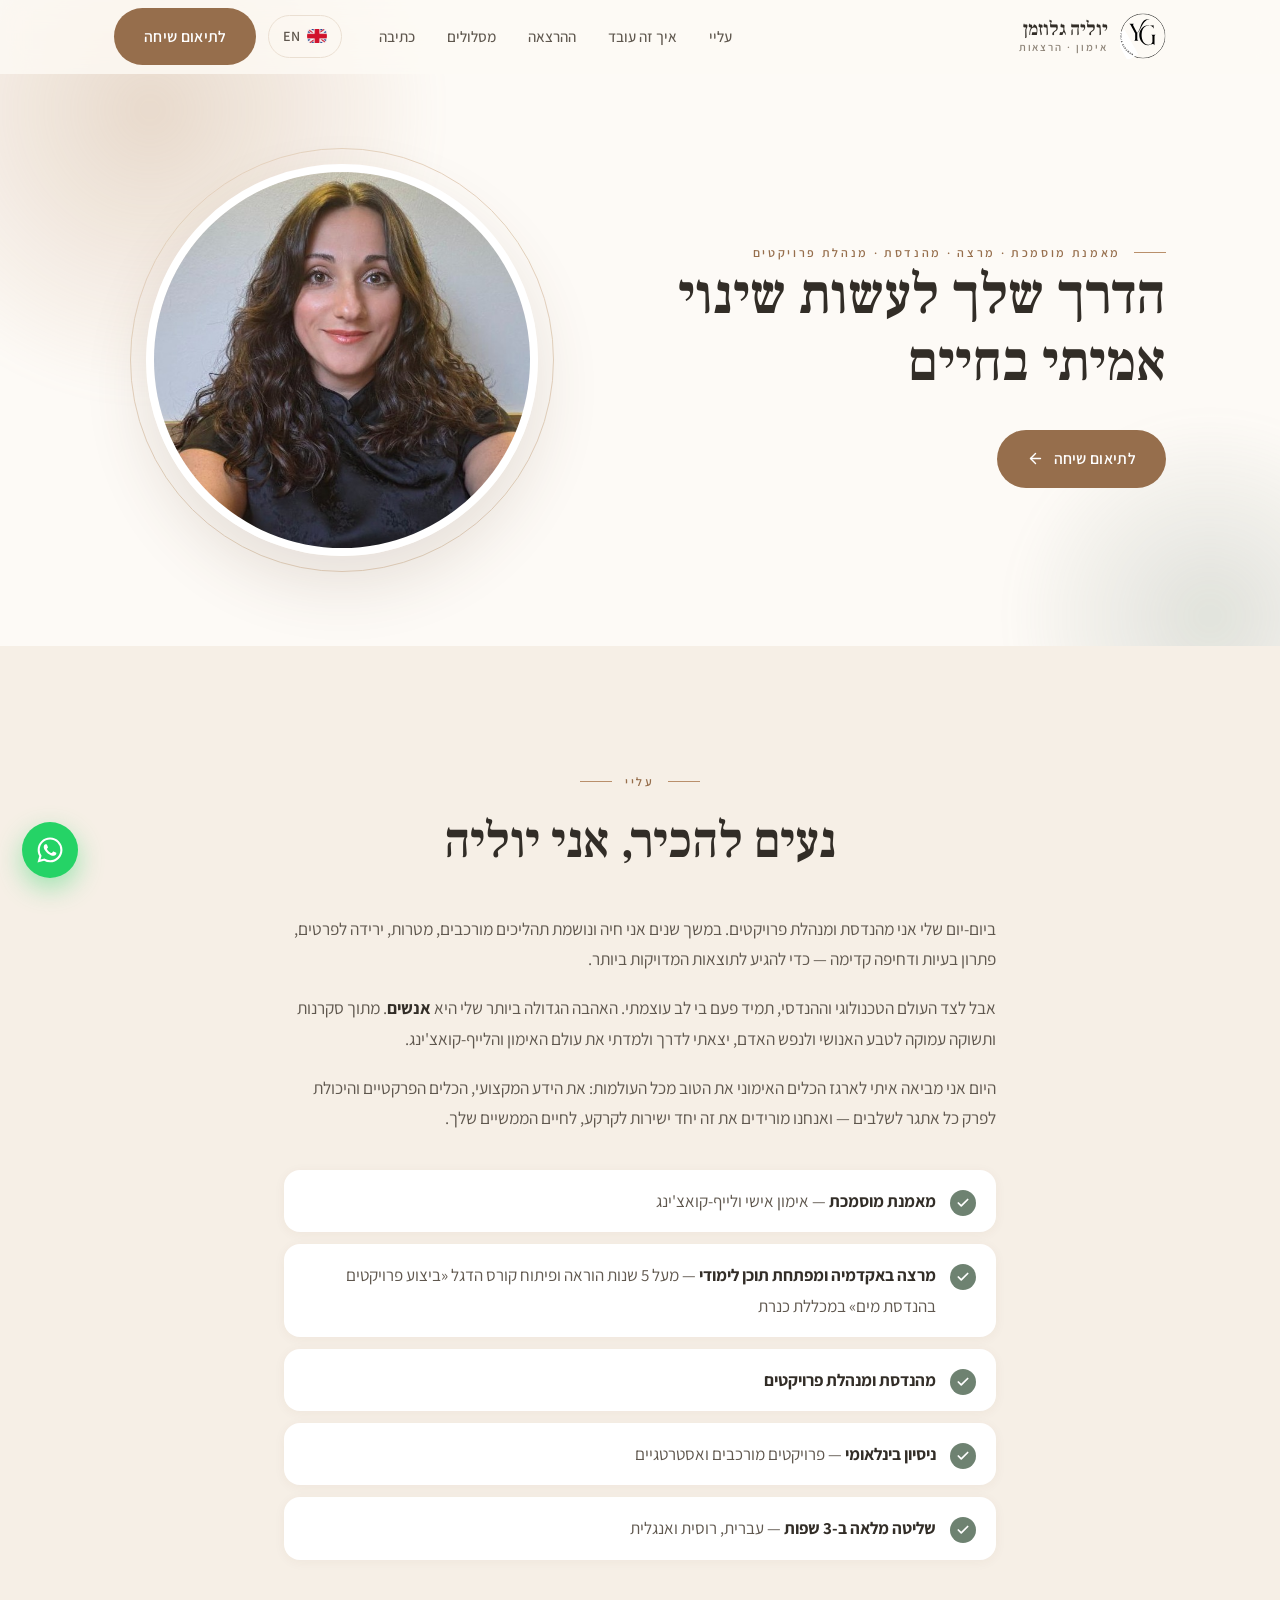
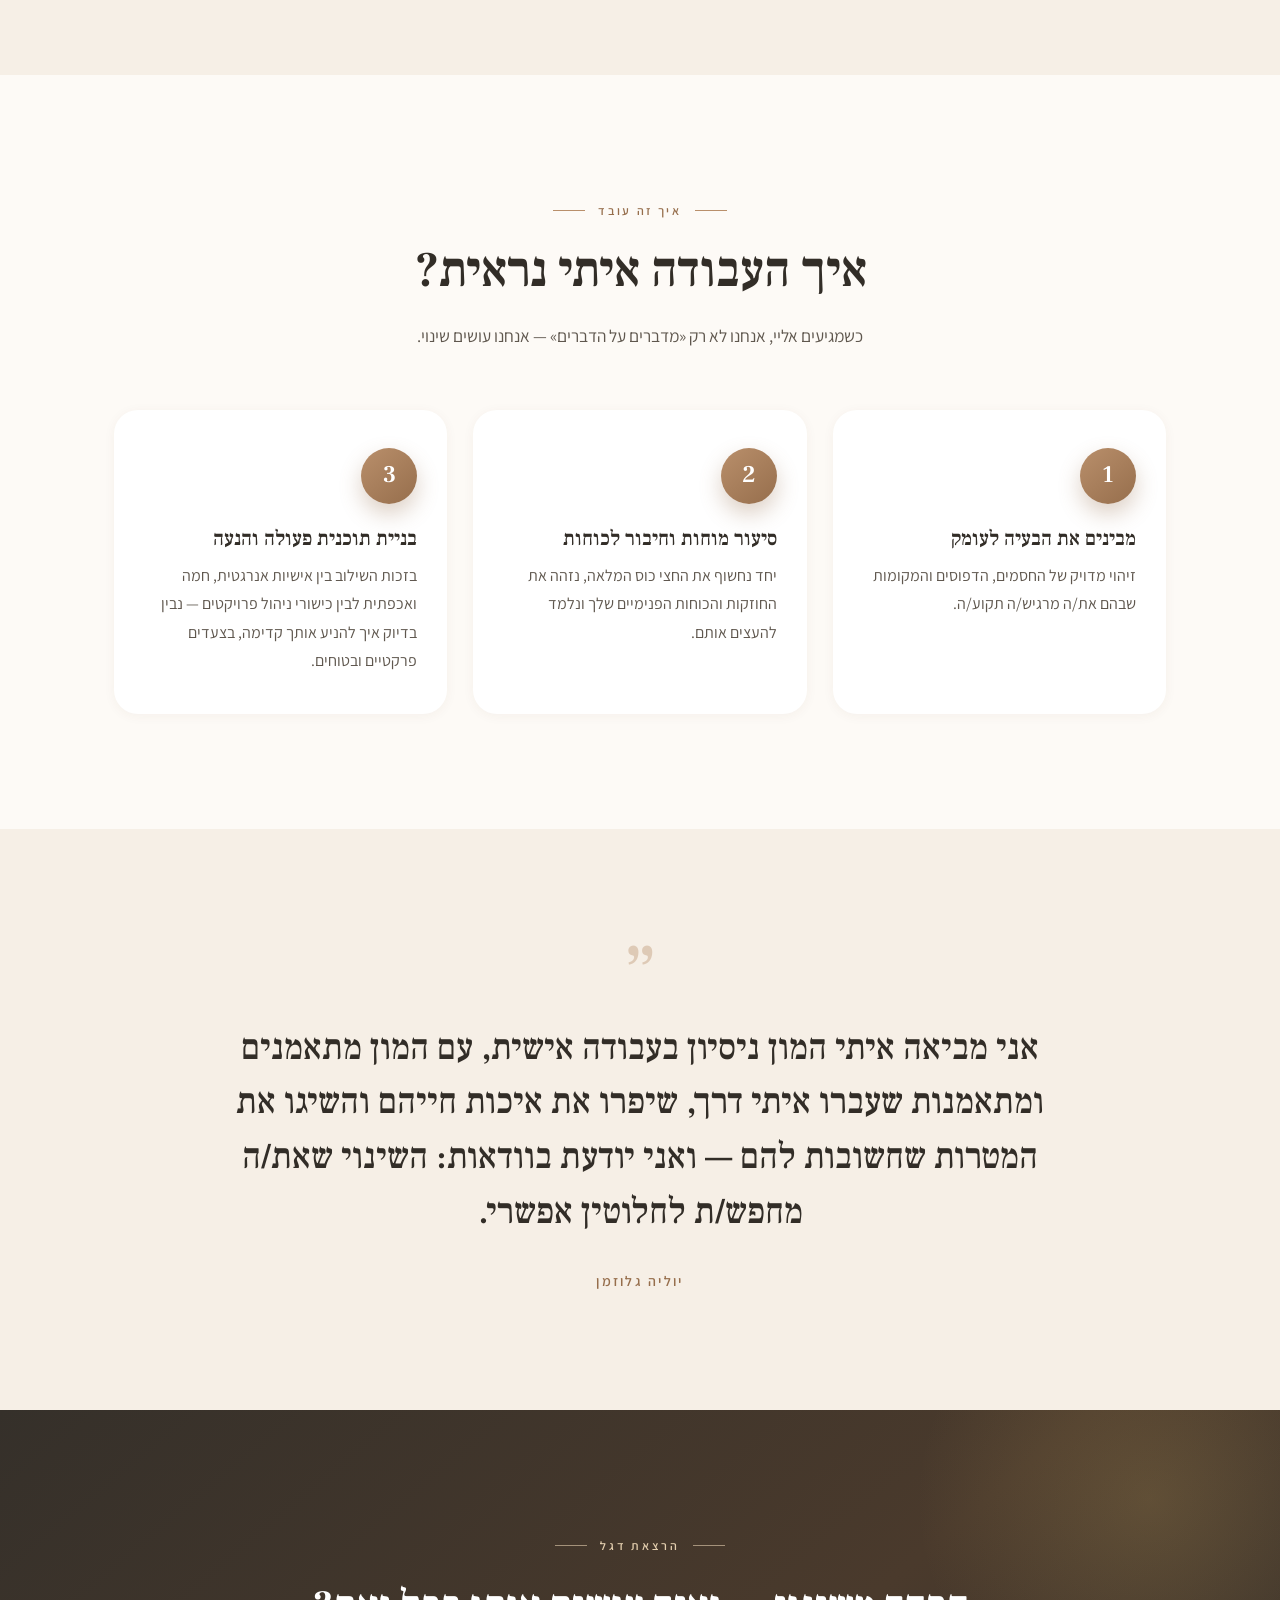
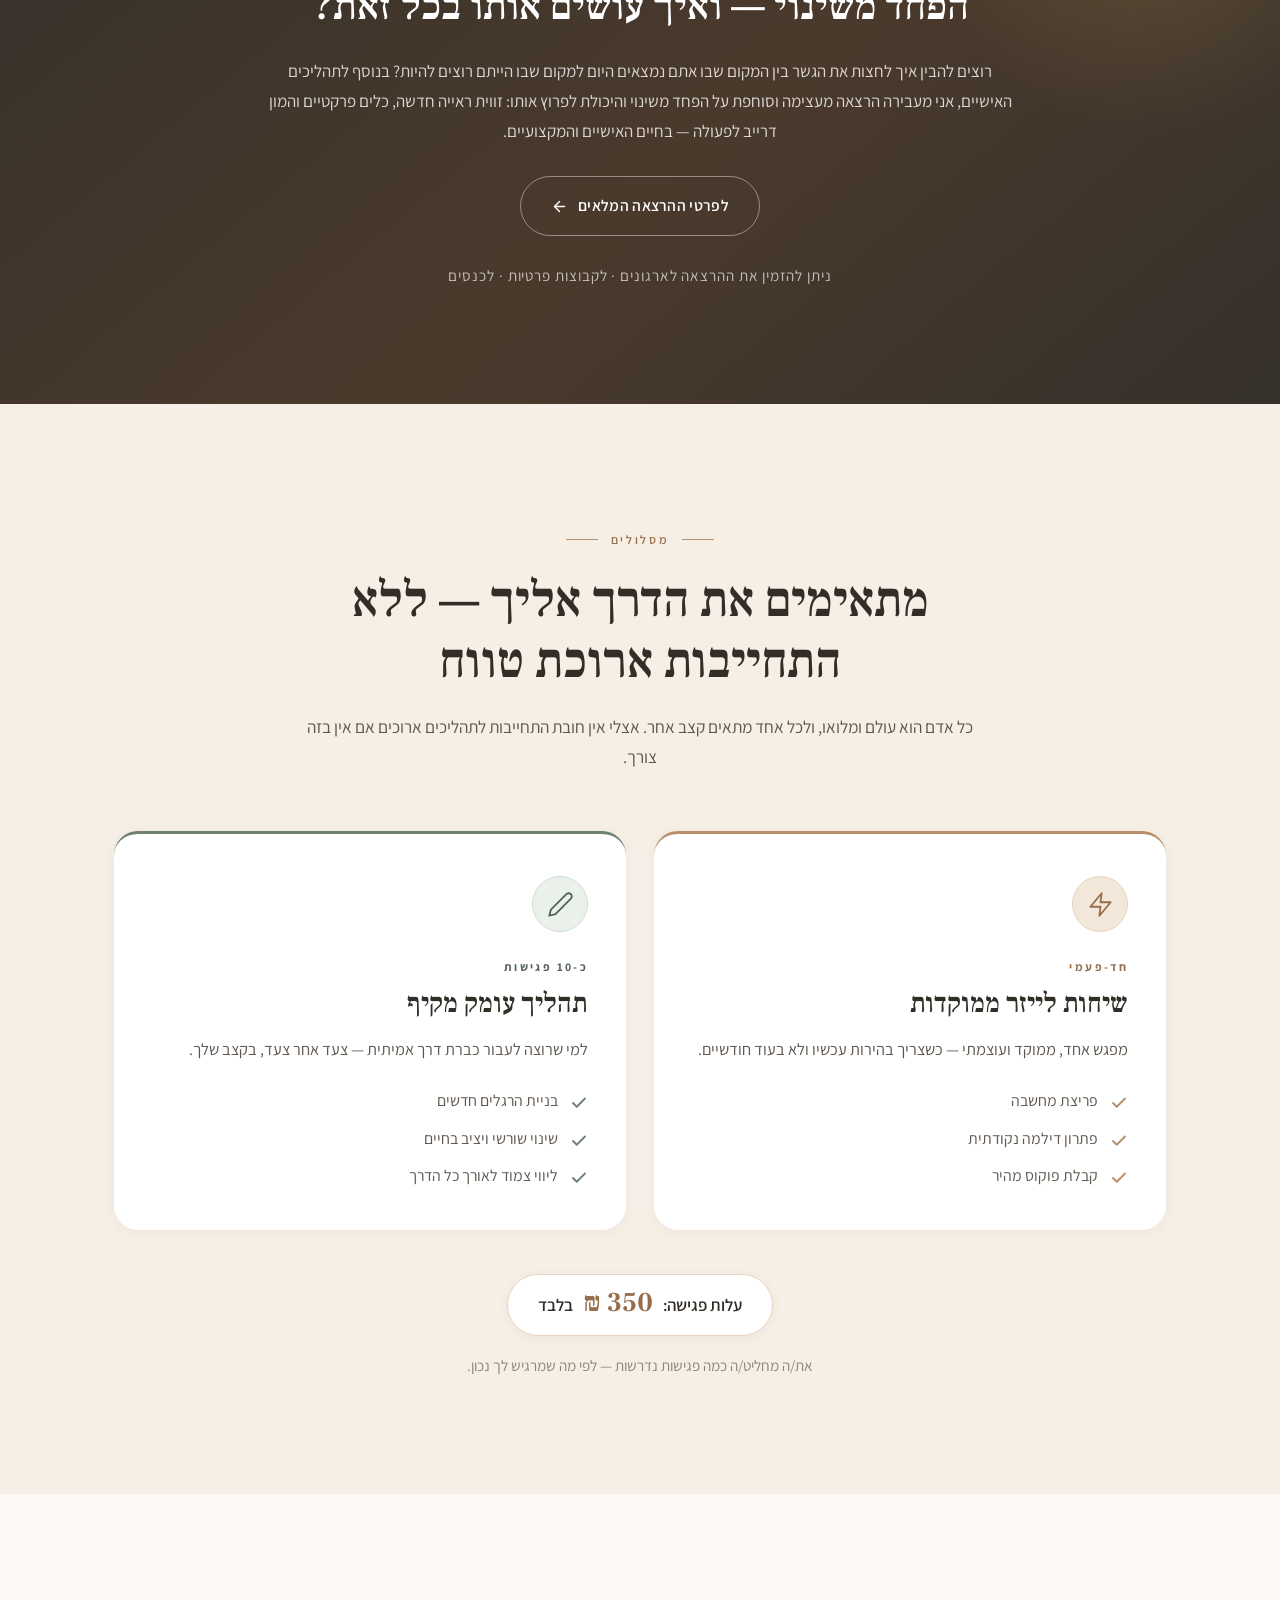
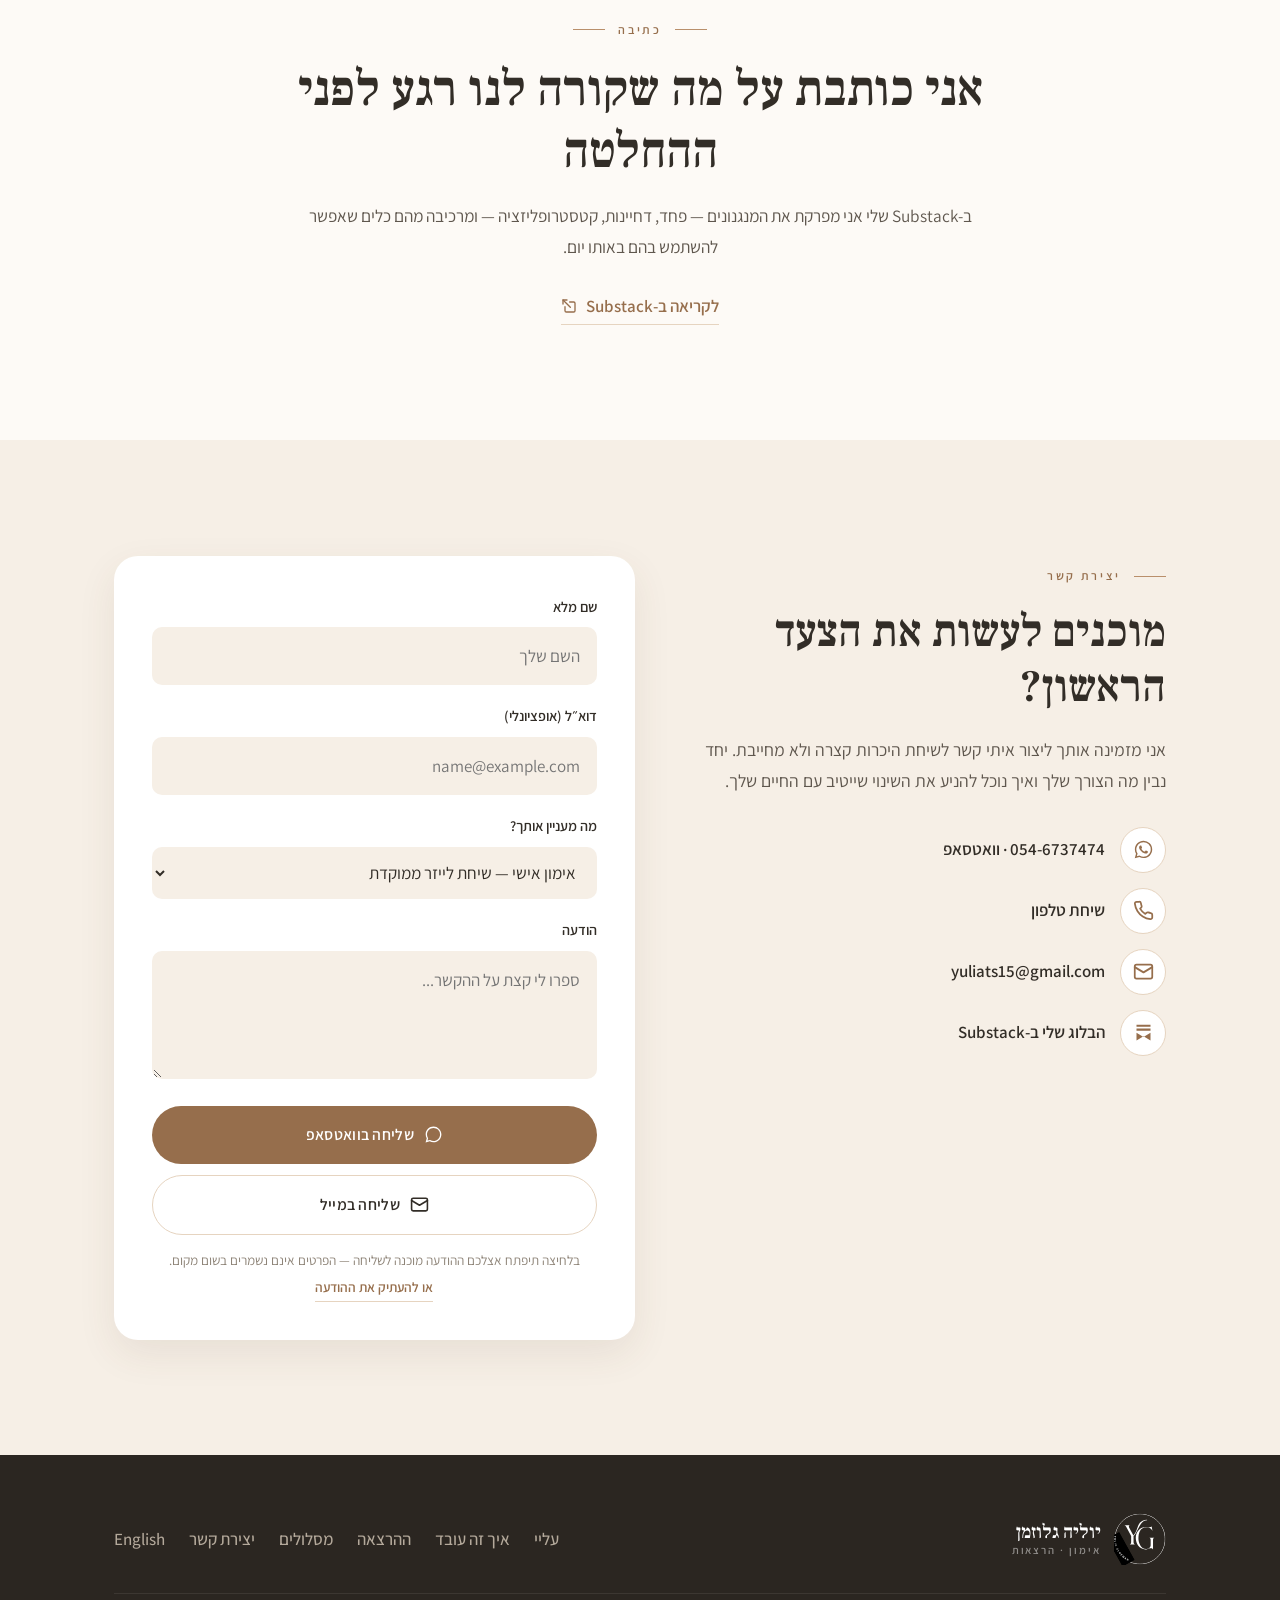
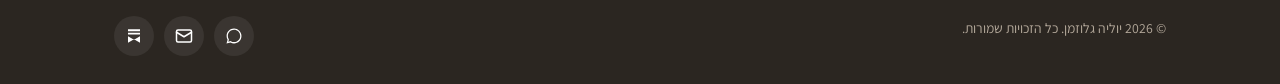
<file: index.html>
<!DOCTYPE html>
<html lang="he" dir="rtl">
<head>
<meta charset="utf-8">
<meta name="viewport" content="width=device-width, initial-scale=1">
<script>document.documentElement.classList.add('js')</script>
<title>יוליה גלוזמן | אימון אישי והרצאות — הדרך שלך לעשות שינוי אמיתי בחיים</title>
<meta name="description" content="יוליה גלוזמן — מהנדסת, מנהלת פרויקטים ומאמנת מוסמכת. אימון אישי שמשלב חשיבה אנליטית ופרקטית עם חיבור עמוק לנפש, והרצאה מעצימה על הפחד משינוי. שיחות לייזר ממוקדות או תהליך עומק — ללא התחייבות ארוכת טווח.">
<link rel="canonical" href="https://yulia.gnrg360.com/">
<link rel="alternate" hreflang="he" href="https://yulia.gnrg360.com/">
<link rel="alternate" hreflang="en" href="https://yulia.gnrg360.com/en">
<link rel="alternate" hreflang="x-default" href="https://yulia.gnrg360.com/en">
<meta property="og:title" content="יוליה גלוזמן | הדרך שלך לעשות שינוי אמיתי בחיים">
<meta property="og:description" content="אימון אישי ושילוב ייחודי בין חשיבה אנליטית ופרקטית לבין חיבור עמוק לנפש, הקשבה ואנרגיה שמניעה לפעולה.">
<meta property="og:image" content="https://yulia.gnrg360.com/assets/logo-og.png">
<meta property="og:url" content="https://yulia.gnrg360.com/">
<meta property="og:type" content="website">
<meta property="og:locale" content="he_IL">
<meta property="og:locale:alternate" content="en_US">
<link rel="icon" href="/favicon.ico" sizes="48x48">
<link rel="icon" type="image/svg+xml" href="./assets/favicon.svg">
<link rel="apple-touch-icon" href="/assets/apple-touch-icon.png">
<link rel="preconnect" href="https://fonts.googleapis.com">
<link rel="preconnect" href="https://fonts.gstatic.com" crossorigin>
<link href="https://fonts.googleapis.com/css2?family=Assistant:wght@300;400;500;600;700&family=Frank+Ruhl+Libre:wght@400;500;600;700&display=swap" rel="stylesheet">
<link rel="stylesheet" href="./assets/style.css?v=2">
<script type="application/ld+json">
{
  "@context": "https://schema.org",
  "@graph": [
    {
      "@type": "WebSite",
      "@id": "https://yulia.gnrg360.com/#website",
      "url": "https://yulia.gnrg360.com/",
      "name": "יוליה גלוזמן",
      "alternateName": "Yulia Glozman",
      "inLanguage": [
        "he",
        "en"
      ],
      "publisher": {
        "@id": "https://yulia.gnrg360.com/#yulia"
      }
    },
    {
      "@type": "WebPage",
      "@id": "https://yulia.gnrg360.com/#webpage",
      "url": "https://yulia.gnrg360.com/",
      "name": "יוליה גלוזמן | אימון אישי והרצאות — הדרך שלך לעשות שינוי אמיתי בחיים",
      "description": "יוליה גלוזמן — מהנדסת, מנהלת פרויקטים ומאמנת מוסמכת. אימון אישי שמשלב חשיבה אנליטית ופרקטית עם חיבור עמוק לנפש, והרצאה מעצימה על הפחד משינוי. שיחות לייזר ממוקדות או תהליך עומק — ללא התחייבות ארוכת טווח.",
      "inLanguage": "he",
      "isPartOf": {
        "@id": "https://yulia.gnrg360.com/#website"
      },
      "about": {
        "@id": "https://yulia.gnrg360.com/#yulia"
      }
    },
    {
      "@type": "Person",
      "@id": "https://yulia.gnrg360.com/#yulia",
      "name": "יוליה גלוזמן",
      "alternateName": "Yulia Glozman",
      "url": "https://yulia.gnrg360.com/",
      "image": "https://yulia.gnrg360.com/assets/yulia.jpg",
      "jobTitle": [
        "מאמנת מוסמכת",
        "מרצה",
        "מהנדסת",
        "מנהלת פרויקטים"
      ],
      "knowsLanguage": [
        "he",
        "ru",
        "en"
      ],
      "telephone": "+972-54-673-7474",
      "email": "yuliats15@gmail.com",
      "sameAs": [
        "https://jool15.substack.com"
      ]
    },
    {
      "@type": "Service",
      "@id": "https://yulia.gnrg360.com/#coaching",
      "name": "אימון אישי",
      "serviceType": "אימון אישי ולייף-קואצ'ינג",
      "provider": {
        "@id": "https://yulia.gnrg360.com/#yulia"
      },
      "url": "https://yulia.gnrg360.com/#plans",
      "offers": {
        "@type": "Offer",
        "price": "350",
        "priceCurrency": "ILS",
        "description": "עלות פגישה"
      }
    }
  ]
}
</script>
</head>
<body>

<!-- ============================ HEADER ============================ -->
<header class="site-header" id="top">
  <div class="container">
    <input type="checkbox" id="navcheck" class="nav-check">
    <nav class="nav">
      <a class="brand" href="/">
        <img src="./assets/logo.svg" alt="">
        <span class="brand-text">
          <span class="brand-name">יוליה גלוזמן</span>
          <span class="brand-sub">אימון · הרצאות</span>
        </span>
      </a>
      <ul class="nav-links">
        <li><a href="#about">עליי</a></li>
        <li><a href="#process">איך זה עובד</a></li>
        <li><a href="#lecture">ההרצאה</a></li>
        <li><a href="#plans">מסלולים</a></li>
        <li><a href="#writing">כתיבה</a></li>
      </ul>
      <div class="nav-actions">
        <a class="lang-switch" href="/en"><img src="./assets/flag-en.jpg" alt="">EN</a>
        <a class="btn btn-primary" href="#contact">לתיאום שיחה</a>
      </div>
      <label for="navcheck" class="nav-toggle" aria-label="תפריט"><span></span><span></span><span></span></label>
    </nav>
    <div class="mobile-menu">
      <a href="#about">עליי</a>
      <a href="#process">איך זה עובד</a>
      <a href="#lecture">ההרצאה</a>
      <a href="#plans">מסלולים</a>
      <a href="#writing">כתיבה</a>
      <a href="#contact">יצירת קשר</a>
      <a href="/en">English</a>
    </div>
  </div>
</header>

<main>
<!-- ============================ HERO ============================ -->
<section class="hero">
  <div class="container hero-grid">
    <div class="hero-text">
      <span class="eyebrow reveal">מאמנת מוסמכת · מרצה · מהנדסת · מנהלת פרויקטים</span>
      <h1 class="reveal d1">הדרך שלך לעשות שינוי אמיתי בחיים</h1>
      <div class="cta-row reveal d2">
        <a class="btn btn-primary" href="#contact">לתיאום שיחה
          <svg class="arrow" viewBox="0 0 24 24" fill="none" stroke="currentColor" stroke-width="2" stroke-linecap="round" stroke-linejoin="round"><line x1="5" y1="12" x2="19" y2="12"></line><polyline points="12 5 19 12 12 19"></polyline></svg>
        </a>
      </div>
    </div>
    <div class="hero-media reveal d2">
      <div class="portrait">
        <div class="frame">
          <img src="./assets/yulia.jpg" alt="יוליה גלוזמן" width="624" height="630" fetchpriority="high">
        </div>
      </div>
    </div>
  </div>
</section>

<!-- ============================ ABOUT ============================ -->
<section id="about" class="section-soft">
  <div class="container narrow">
    <div class="section-head center reveal" style="margin-bottom:40px">
      <span class="eyebrow">עליי</span>
      <h2>נעים להכיר, אני יוליה</h2>
    </div>
    <div class="reveal d1" style="font-size:1.08rem">
      <p>ביום-יום שלי אני מהנדסת ומנהלת פרויקטים. במשך שנים אני חיה ונושמת תהליכים מורכבים, מטרות, ירידה לפרטים, פתרון בעיות ודחיפה קדימה — כדי להגיע לתוצאות המדויקות ביותר.</p>
      <p style="margin-top:18px">אבל לצד העולם הטכנולוגי וההנדסי, תמיד פעם בי לב עוצמתי. האהבה הגדולה ביותר שלי היא <b style="color:var(--ink)">אנשים</b>. מתוך סקרנות ותשוקה עמוקה לטבע האנושי ולנפש האדם, יצאתי לדרך ולמדתי את עולם האימון והלייף-קואצ'ינג.</p>
      <p style="margin-top:18px">היום אני מביאה איתי לארגז הכלים האימוני את הטוב מכל העולמות: את הידע המקצועי, הכלים הפרקטיים והיכולת לפרק כל אתגר לשלבים — ואנחנו מורידים את זה יחד ישירות לקרקע, לחיים הממשיים שלך.</p>
    </div>
    <div class="creds reveal d2" style="margin-top:36px">
      <div class="cred"><span class="check"><svg viewBox="0 0 24 24" fill="none" stroke="currentColor" stroke-width="3" stroke-linecap="round" stroke-linejoin="round"><polyline points="20 6 9 17 4 12"></polyline></svg></span><span><b>מאמנת מוסמכת</b> — אימון אישי ולייף-קואצ'ינג</span></div>
      <div class="cred"><span class="check"><svg viewBox="0 0 24 24" fill="none" stroke="currentColor" stroke-width="3" stroke-linecap="round" stroke-linejoin="round"><polyline points="20 6 9 17 4 12"></polyline></svg></span><span><b>מרצה באקדמיה ומפתחת תוכן לימודי</b> — מעל 5 שנות הוראה ופיתוח קורס הדגל «ביצוע פרויקטים בהנדסת מים» במכללת כנרת</span></div>
      <div class="cred"><span class="check"><svg viewBox="0 0 24 24" fill="none" stroke="currentColor" stroke-width="3" stroke-linecap="round" stroke-linejoin="round"><polyline points="20 6 9 17 4 12"></polyline></svg></span><span><b>מהנדסת ומנהלת פרויקטים</b></span></div>
      <div class="cred"><span class="check"><svg viewBox="0 0 24 24" fill="none" stroke="currentColor" stroke-width="3" stroke-linecap="round" stroke-linejoin="round"><polyline points="20 6 9 17 4 12"></polyline></svg></span><span><b>ניסיון בינלאומי</b> — פרויקטים מורכבים ואסטרטגיים</span></div>
      <div class="cred"><span class="check"><svg viewBox="0 0 24 24" fill="none" stroke="currentColor" stroke-width="3" stroke-linecap="round" stroke-linejoin="round"><polyline points="20 6 9 17 4 12"></polyline></svg></span><span><b>שליטה מלאה ב-3 שפות</b> — עברית, רוסית ואנגלית</span></div>
    </div>
  </div>
</section>

<!-- ============================ PROCESS ============================ -->
<section id="process">
  <div class="container">
    <div class="section-head center reveal">
      <span class="eyebrow">איך זה עובד</span>
      <h2>איך העבודה איתי נראית?</h2>
      <p>כשמגיעים אליי, אנחנו לא רק «מדברים על הדברים» — אנחנו עושים שינוי.</p>
    </div>
    <div class="steps">
      <article class="step reveal">
        <h3>מבינים את הבעיה לעומק</h3>
        <p>זיהוי מדויק של החסמים, הדפוסים והמקומות שבהם את/ה מרגיש/ה תקוע/ה.</p>
      </article>
      <article class="step reveal d1">
        <h3>סיעור מוחות וחיבור לכוחות</h3>
        <p>יחד נחשוף את החצי כוס המלאה, נזהה את החוזקות והכוחות הפנימיים שלך ונלמד להעצים אותם.</p>
      </article>
      <article class="step reveal d2">
        <h3>בניית תוכנית פעולה והנעה</h3>
        <p>בזכות השילוב בין אישיות אנרגטית, חמה ואכפתית לבין כישורי ניהול פרויקטים — נבין בדיוק איך להניע אותך קדימה, בצעדים פרקטיים ובטוחים.</p>
      </article>
    </div>
  </div>
</section>

<!-- ============================ QUOTE ============================ -->
<section class="quote">
  <div class="container reveal">
    <div class="mark" aria-hidden="true">”</div>
    <blockquote>אני מביאה איתי המון ניסיון בעבודה אישית, עם המון מתאמנים ומתאמנות שעברו איתי דרך, שיפרו את איכות חייהם והשיגו את המטרות שחשובות להם — ואני יודעת בוודאות: השינוי שאת/ה מחפש/ת לחלוטין אפשרי.</blockquote>
    <cite>יוליה גלוזמן</cite>
  </div>
</section>

<!-- ============================ FLAGSHIP LECTURE ============================ -->
<section id="lecture" class="feature">
  <div class="container reveal">
    <span class="eyebrow">הרצאת דגל</span>
    <h2>הפחד משינוי — ואיך עושים אותו בכל זאת?</h2>
    <p>רוצים להבין איך לחצות את הגשר בין המקום שבו אתם נמצאים היום למקום שבו הייתם רוצים להיות? בנוסף לתהליכים האישיים, אני מעבירה הרצאה מעצימה וסוחפת על הפחד משינוי והיכולת לפרוץ אותו: זווית ראייה חדשה, כלים פרקטיים והמון דרייב לפעולה — בחיים האישיים והמקצועיים.</p>
    <a class="btn btn-light" href="/lecture">לפרטי ההרצאה המלאים
      <svg class="arrow" viewBox="0 0 24 24" fill="none" stroke="currentColor" stroke-width="2" stroke-linecap="round" stroke-linejoin="round"><line x1="5" y1="12" x2="19" y2="12"></line><polyline points="12 5 19 12 12 19"></polyline></svg>
    </a>
    <div class="who">ניתן להזמין את ההרצאה לארגונים · לקבוצות פרטיות · לכנסים</div>
  </div>
</section>

<!-- ============================ PLANS ============================ -->
<section id="plans" class="section-soft">
  <div class="container">
    <div class="section-head center reveal">
      <span class="eyebrow">מסלולים</span>
      <h2>מתאימים את הדרך אליך — ללא התחייבות ארוכת טווח</h2>
      <p>כל אדם הוא עולם ומלואו, ולכל אחד מתאים קצב אחר. אצלי אין חובת התחייבות לתהליכים ארוכים אם אין בזה צורך.</p>
    </div>
    <div class="tracks">
      <article class="track reveal">
        <div class="ic"><svg viewBox="0 0 24 24" fill="none" stroke="currentColor" stroke-width="1.6" stroke-linecap="round" stroke-linejoin="round"><polyline points="13 2 3 14 12 14 11 22 21 10 12 10 13 2"></polyline></svg></div>
        <span class="kicker">חד-פעמי</span>
        <h3>שיחות לייזר ממוקדות</h3>
        <p>מפגש אחד, ממוקד ועוצמתי — כשצריך בהירות עכשיו ולא בעוד חודשיים.</p>
        <ul>
          <li><svg viewBox="0 0 24 24" fill="none" stroke="currentColor" stroke-width="2.5" stroke-linecap="round" stroke-linejoin="round"><polyline points="20 6 9 17 4 12"></polyline></svg><span>פריצת מחשבה</span></li>
          <li><svg viewBox="0 0 24 24" fill="none" stroke="currentColor" stroke-width="2.5" stroke-linecap="round" stroke-linejoin="round"><polyline points="20 6 9 17 4 12"></polyline></svg><span>פתרון דילמה נקודתית</span></li>
          <li><svg viewBox="0 0 24 24" fill="none" stroke="currentColor" stroke-width="2.5" stroke-linecap="round" stroke-linejoin="round"><polyline points="20 6 9 17 4 12"></polyline></svg><span>קבלת פוקוס מהיר</span></li>
        </ul>
      </article>
      <article class="track alt reveal d1">
        <div class="ic"><svg viewBox="0 0 24 24" fill="none" stroke="currentColor" stroke-width="1.6" stroke-linecap="round" stroke-linejoin="round"><path d="M17 3a2.85 2.83 0 1 1 4 4L7.5 20.5 2 22l1.5-5.5z"></path></svg></div>
        <span class="kicker">כ-10 פגישות</span>
        <h3>תהליך עומק מקיף</h3>
        <p>למי שרוצה לעבור כברת דרך אמיתית — צעד אחר צעד, בקצב שלך.</p>
        <ul>
          <li><svg viewBox="0 0 24 24" fill="none" stroke="currentColor" stroke-width="2.5" stroke-linecap="round" stroke-linejoin="round"><polyline points="20 6 9 17 4 12"></polyline></svg><span>בניית הרגלים חדשים</span></li>
          <li><svg viewBox="0 0 24 24" fill="none" stroke="currentColor" stroke-width="2.5" stroke-linecap="round" stroke-linejoin="round"><polyline points="20 6 9 17 4 12"></polyline></svg><span>שינוי שורשי ויציב בחיים</span></li>
          <li><svg viewBox="0 0 24 24" fill="none" stroke="currentColor" stroke-width="2.5" stroke-linecap="round" stroke-linejoin="round"><polyline points="20 6 9 17 4 12"></polyline></svg><span>ליווי צמוד לאורך כל הדרך</span></li>
        </ul>
      </article>
    </div>
    <div class="price-note reveal d2">
      <div class="price-chip"><span>עלות פגישה:</span><span class="amount">350 ₪</span><span>בלבד</span></div>
      <p>את/ה מחליט/ה כמה פגישות נדרשות — לפי מה שמרגיש לך נכון.</p>
    </div>
  </div>
</section>

<!-- ============================ WRITING / SUBSTACK ============================ -->
<section id="writing">
  <div class="container narrow" style="text-align:center">
    <div class="section-head center reveal" style="margin-bottom:28px">
      <span class="eyebrow">כתיבה</span>
      <h2>אני כותבת על מה שקורה לנו רגע לפני ההחלטה</h2>
      <p>ב-Substack שלי אני מפרקת את המנגנונים — פחד, דחיינות, קטסטרופליזציה — ומרכיבה מהם כלים שאפשר להשתמש בהם באותו יום.</p>
    </div>
    <a class="link-arrow reveal d1" href="https://jool15.substack.com" target="_blank" rel="noopener">לקריאה ב-Substack
      <svg viewBox="0 0 24 24" fill="none" stroke="currentColor" stroke-width="2" stroke-linecap="round" stroke-linejoin="round"><path d="M18 13v6a2 2 0 0 1-2 2H5a2 2 0 0 1-2-2V8a2 2 0 0 1 2-2h6"></path><polyline points="15 3 21 3 21 9"></polyline><line x1="10" y1="14" x2="21" y2="3"></line></svg>
    </a>
  </div>
</section>

<!-- ============================ CONTACT ============================ -->
<section id="contact" class="section-soft">
  <div class="container contact-grid">
    <div class="contact-info reveal">
      <span class="eyebrow">יצירת קשר</span>
      <h2 style="font-size:clamp(1.9rem,4vw,2.8rem);margin-top:18px">מוכנים לעשות את הצעד הראשון?</h2>
      <p class="lead">אני מזמינה אותך ליצור איתי קשר לשיחת היכרות קצרה ולא מחייבת. יחד נבין מה הצורך שלך ואיך נוכל להניע את השינוי שייטיב עם החיים שלך.</p>
      <div class="contact-links">
        <a href="https://wa.me/972546737474" target="_blank" rel="noopener"><span class="ic"><svg viewBox="0 0 24 24" fill="currentColor"><path d="M12.04 2C6.58 2 2.13 6.45 2.13 11.91c0 1.75.46 3.45 1.32 4.95L2 22l5.25-1.38a9.9 9.9 0 0 0 4.79 1.22h.01c5.46 0 9.91-4.45 9.91-9.91 0-2.65-1.03-5.14-2.9-7.01A9.82 9.82 0 0 0 12.04 2zm0 18.15h-.01a8.2 8.2 0 0 1-4.19-1.15l-.3-.18-3.12.82.83-3.04-.2-.31a8.19 8.19 0 0 1-1.26-4.38c0-4.54 3.7-8.23 8.25-8.23 2.2 0 4.27.86 5.83 2.41a8.19 8.19 0 0 1 2.41 5.83c0 4.54-3.7 8.23-8.24 8.23zm4.52-6.16c-.25-.12-1.47-.72-1.69-.81-.23-.08-.39-.12-.56.13-.16.24-.64.8-.79.97-.14.16-.29.18-.54.06-.25-.13-1.05-.39-1.99-1.23-.74-.66-1.23-1.47-1.38-1.72-.14-.25-.01-.38.11-.5.11-.11.25-.29.37-.43.13-.15.17-.25.25-.41.08-.17.04-.31-.02-.43-.06-.12-.56-1.34-.76-1.84-.2-.48-.4-.42-.56-.43h-.47c-.17 0-.43.06-.66.31-.22.25-.87.85-.87 2.07 0 1.22.89 2.4 1.02 2.56.12.17 1.75 2.67 4.23 3.74.59.26 1.05.41 1.41.52.59.19 1.13.16 1.56.1.48-.07 1.47-.6 1.68-1.18.21-.58.21-1.08.14-1.18-.06-.11-.22-.17-.47-.29z"></path></svg></span>054-6737474 · וואטסאפ</a>
        <a href="tel:+972546737474"><span class="ic"><svg viewBox="0 0 24 24" fill="none" stroke="currentColor" stroke-width="2" stroke-linecap="round" stroke-linejoin="round"><path d="M22 16.92v3a2 2 0 0 1-2.18 2 19.79 19.79 0 0 1-8.63-3.07 19.5 19.5 0 0 1-6-6 19.79 19.79 0 0 1-3.07-8.67A2 2 0 0 1 4.11 2h3a2 2 0 0 1 2 1.72c.13.96.36 1.9.7 2.81a2 2 0 0 1-.45 2.11L8.09 9.91a16 16 0 0 0 6 6l1.27-1.27a2 2 0 0 1 2.11-.45c.91.34 1.85.57 2.81.7A2 2 0 0 1 22 16.92z"></path></svg></span>שיחת טלפון</a>
        <a href="mailto:yuliats15@gmail.com"><span class="ic"><svg viewBox="0 0 24 24" fill="none" stroke="currentColor" stroke-width="2" stroke-linecap="round" stroke-linejoin="round"><rect x="2" y="4" width="20" height="16" rx="2"></rect><path d="m22 7-10 6L2 7"></path></svg></span>yuliats15@gmail.com</a>
        <a href="https://jool15.substack.com" target="_blank" rel="noopener"><span class="ic"><svg viewBox="0 0 24 24" fill="currentColor"><path d="M4 3h16v2.5H4zM4 7.5h16V10H4zM4 12.2 12 17l8-4.8V21l-8-4.8L4 21z"></path></svg></span>הבלוג שלי ב-Substack</a>
      </div>
    </div>
    <div class="reveal d1">
      <form class="form-card" id="contact-form">
        <div class="field"><label for="c-name">שם מלא</label><input id="c-name" type="text" name="name" placeholder="השם שלך" required></div>
        <div class="field"><label for="c-email">דוא״ל (אופציונלי)</label><input id="c-email" type="email" name="email" placeholder="name@example.com"></div>
        <div class="field"><label for="c-topic">מה מעניין אותך?</label>
          <select id="c-topic" name="topic">
            <option>אימון אישי — שיחת לייזר ממוקדת</option>
            <option>אימון אישי — תהליך עומק</option>
            <option>הרצאה לארגון / קבוצה / כנס</option>
            <option>עוד לא בטוח/ה — נשמח לשוחח</option>
          </select>
        </div>
        <div class="field"><label for="c-msg">הודעה</label><textarea id="c-msg" name="message" placeholder="ספרו לי קצת על ההקשר..." required></textarea></div>
        <div class="form-actions">
          <a class="btn btn-primary" data-send="whatsapp" href="#" target="_blank" rel="noopener">
            <svg viewBox="0 0 24 24" fill="currentColor"><path d="M12.04 2C6.58 2 2.13 6.45 2.13 11.91c0 1.75.46 3.45 1.32 4.95L2 22l5.25-1.38a9.9 9.9 0 0 0 4.79 1.22h.01c5.46 0 9.91-4.45 9.91-9.91 0-2.65-1.03-5.14-2.9-7.01A9.82 9.82 0 0 0 12.04 2zm0 18.15h-.01a8.2 8.2 0 0 1-4.19-1.15l-.3-.18-3.12.82.83-3.04-.2-.31a8.19 8.19 0 0 1-1.26-4.38c0-4.54 3.7-8.23 8.25-8.23 2.2 0 4.27.86 5.83 2.41a8.19 8.19 0 0 1 2.41 5.83c0 4.54-3.7 8.23-8.24 8.23z"></path></svg>
            שליחה בוואטסאפ
          </a>
          <a class="btn btn-ghost" data-send="email" href="#">
            <svg viewBox="0 0 24 24" fill="none" stroke="currentColor" stroke-width="2" stroke-linecap="round" stroke-linejoin="round"><rect x="2" y="4" width="20" height="16" rx="2"></rect><path d="m22 7-10 6L2 7"></path></svg>
            שליחה במייל
          </a>
        </div>
        <div class="form-note">בלחיצה תיפתח אצלכם ההודעה מוכנה לשליחה — הפרטים אינם נשמרים בשום מקום.<br><button type="button" class="link-copy" data-send="copy">או להעתיק את ההודעה</button></div>
      </form>
    </div>
  </div>
</section>
</main>

<!-- ============================ FOOTER ============================ -->
<footer class="site-footer">
  <div class="container">
    <div class="footer-top">
      <a class="footer-brand" href="#top">
        <img src="./assets/logo.svg" alt="">
        <span class="brand-text">
          <span class="brand-name">יוליה גלוזמן</span>
          <span class="brand-sub">אימון · הרצאות</span>
        </span>
      </a>
      <div class="footer-links">
        <a href="#about">עליי</a>
        <a href="#process">איך זה עובד</a>
        <a href="/lecture">ההרצאה</a>
        <a href="#plans">מסלולים</a>
        <a href="#contact">יצירת קשר</a>
        <a href="/en">English</a>
      </div>
    </div>
    <div class="footer-bottom">
      <span>© 2026 יוליה גלוזמן. כל הזכויות שמורות.</span>
      <div class="footer-social">
        <a href="https://wa.me/972546737474" target="_blank" rel="noopener" aria-label="וואטסאפ"><svg viewBox="0 0 24 24" fill="currentColor"><path d="M12.04 2C6.58 2 2.13 6.45 2.13 11.91c0 1.75.46 3.45 1.32 4.95L2 22l5.25-1.38a9.9 9.9 0 0 0 4.79 1.22h.01c5.46 0 9.91-4.45 9.91-9.91 0-2.65-1.03-5.14-2.9-7.01A9.82 9.82 0 0 0 12.04 2zm0 18.15h-.01a8.2 8.2 0 0 1-4.19-1.15l-.3-.18-3.12.82.83-3.04-.2-.31a8.19 8.19 0 0 1-1.26-4.38c0-4.54 3.7-8.23 8.25-8.23 2.2 0 4.27.86 5.83 2.41a8.19 8.19 0 0 1 2.41 5.83c0 4.54-3.7 8.23-8.24 8.23z"></path></svg></a>
        <a href="mailto:yuliats15@gmail.com" aria-label="מייל"><svg viewBox="0 0 24 24" fill="none" stroke="currentColor" stroke-width="2" stroke-linecap="round" stroke-linejoin="round"><rect x="2" y="4" width="20" height="16" rx="2"></rect><path d="m22 7-10 6L2 7"></path></svg></a>
        <a href="https://jool15.substack.com" target="_blank" rel="noopener" aria-label="Substack"><svg viewBox="0 0 24 24" fill="currentColor"><path d="M4 3h16v2.5H4zM4 7.5h16V10H4zM4 12.2 12 17l8-4.8V21l-8-4.8L4 21z"></path></svg></a>
      </div>
    </div>
  </div>
</footer>

<a class="fab-wa" href="https://wa.me/972546737474" target="_blank" rel="noopener" aria-label="שליחת הודעה בוואטסאפ">
  <svg viewBox="0 0 24 24" fill="currentColor"><path d="M12.04 2C6.58 2 2.13 6.45 2.13 11.91c0 1.75.46 3.45 1.32 4.95L2 22l5.25-1.38a9.9 9.9 0 0 0 4.79 1.22h.01c5.46 0 9.91-4.45 9.91-9.91 0-2.65-1.03-5.14-2.9-7.01A9.82 9.82 0 0 0 12.04 2zm0 18.15h-.01a8.2 8.2 0 0 1-4.19-1.15l-.3-.18-3.12.82.83-3.04-.2-.31a8.19 8.19 0 0 1-1.26-4.38c0-4.54 3.7-8.23 8.25-8.23 2.2 0 4.27.86 5.83 2.41a8.19 8.19 0 0 1 2.41 5.83c0 4.54-3.7 8.23-8.24 8.23zm4.52-6.16c-.25-.12-1.47-.72-1.69-.81-.23-.08-.39-.12-.56.13-.16.24-.64.8-.79.97-.14.16-.29.18-.54.06-.25-.13-1.05-.39-1.99-1.23-.74-.66-1.23-1.47-1.38-1.72-.14-.25-.01-.38.11-.5.11-.11.25-.29.37-.43.13-.15.17-.25.25-.41.08-.17.04-.31-.02-.43-.06-.12-.56-1.34-.76-1.84-.2-.48-.4-.42-.56-.43h-.47c-.17 0-.43.06-.66.31-.22.25-.87.85-.87 2.07 0 1.22.89 2.4 1.02 2.56.12.17 1.75 2.67 4.23 3.74.59.26 1.05.41 1.41.52.59.19 1.13.16 1.56.1.48-.07 1.47-.6 1.68-1.18.21-.58.21-1.08.14-1.18-.06-.11-.22-.17-.47-.29z"></path></svg>
</a>

<script src="./assets/app.js?v=2"></script>
</body>
</html>
</file>
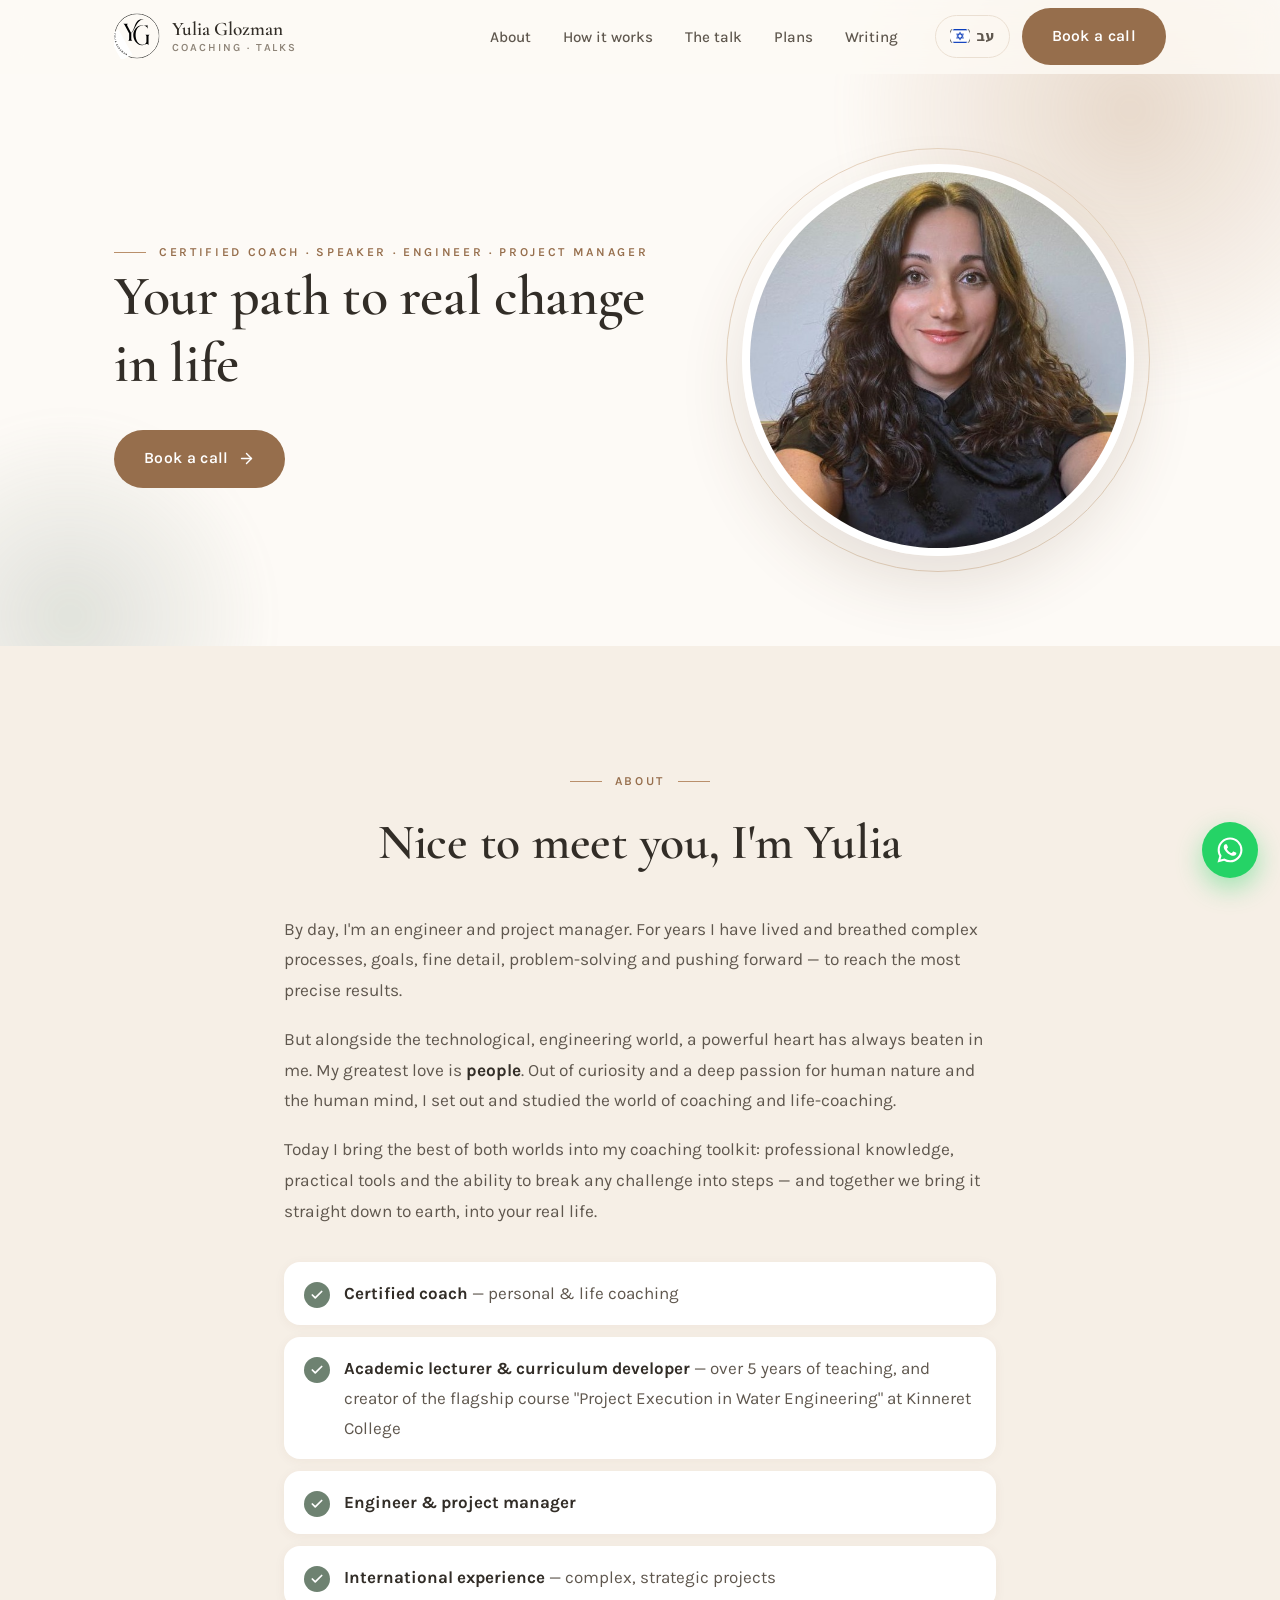
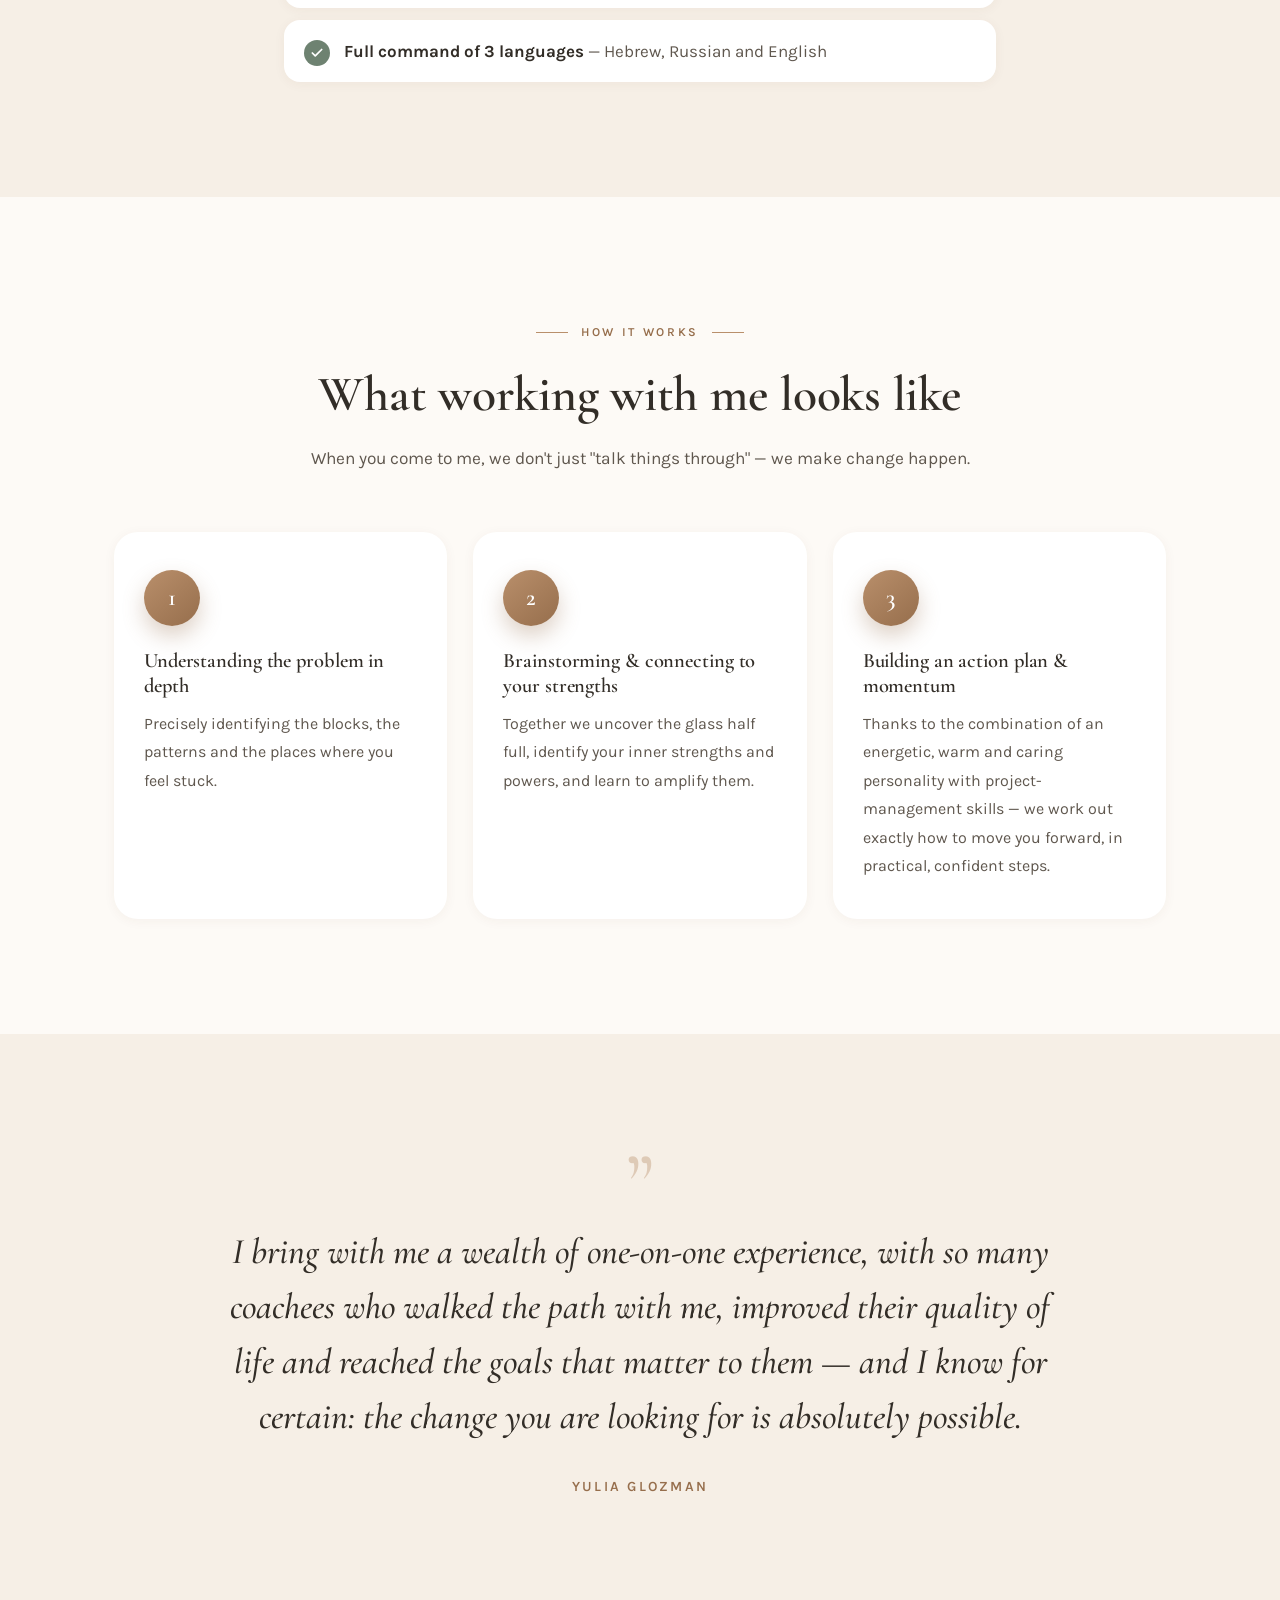
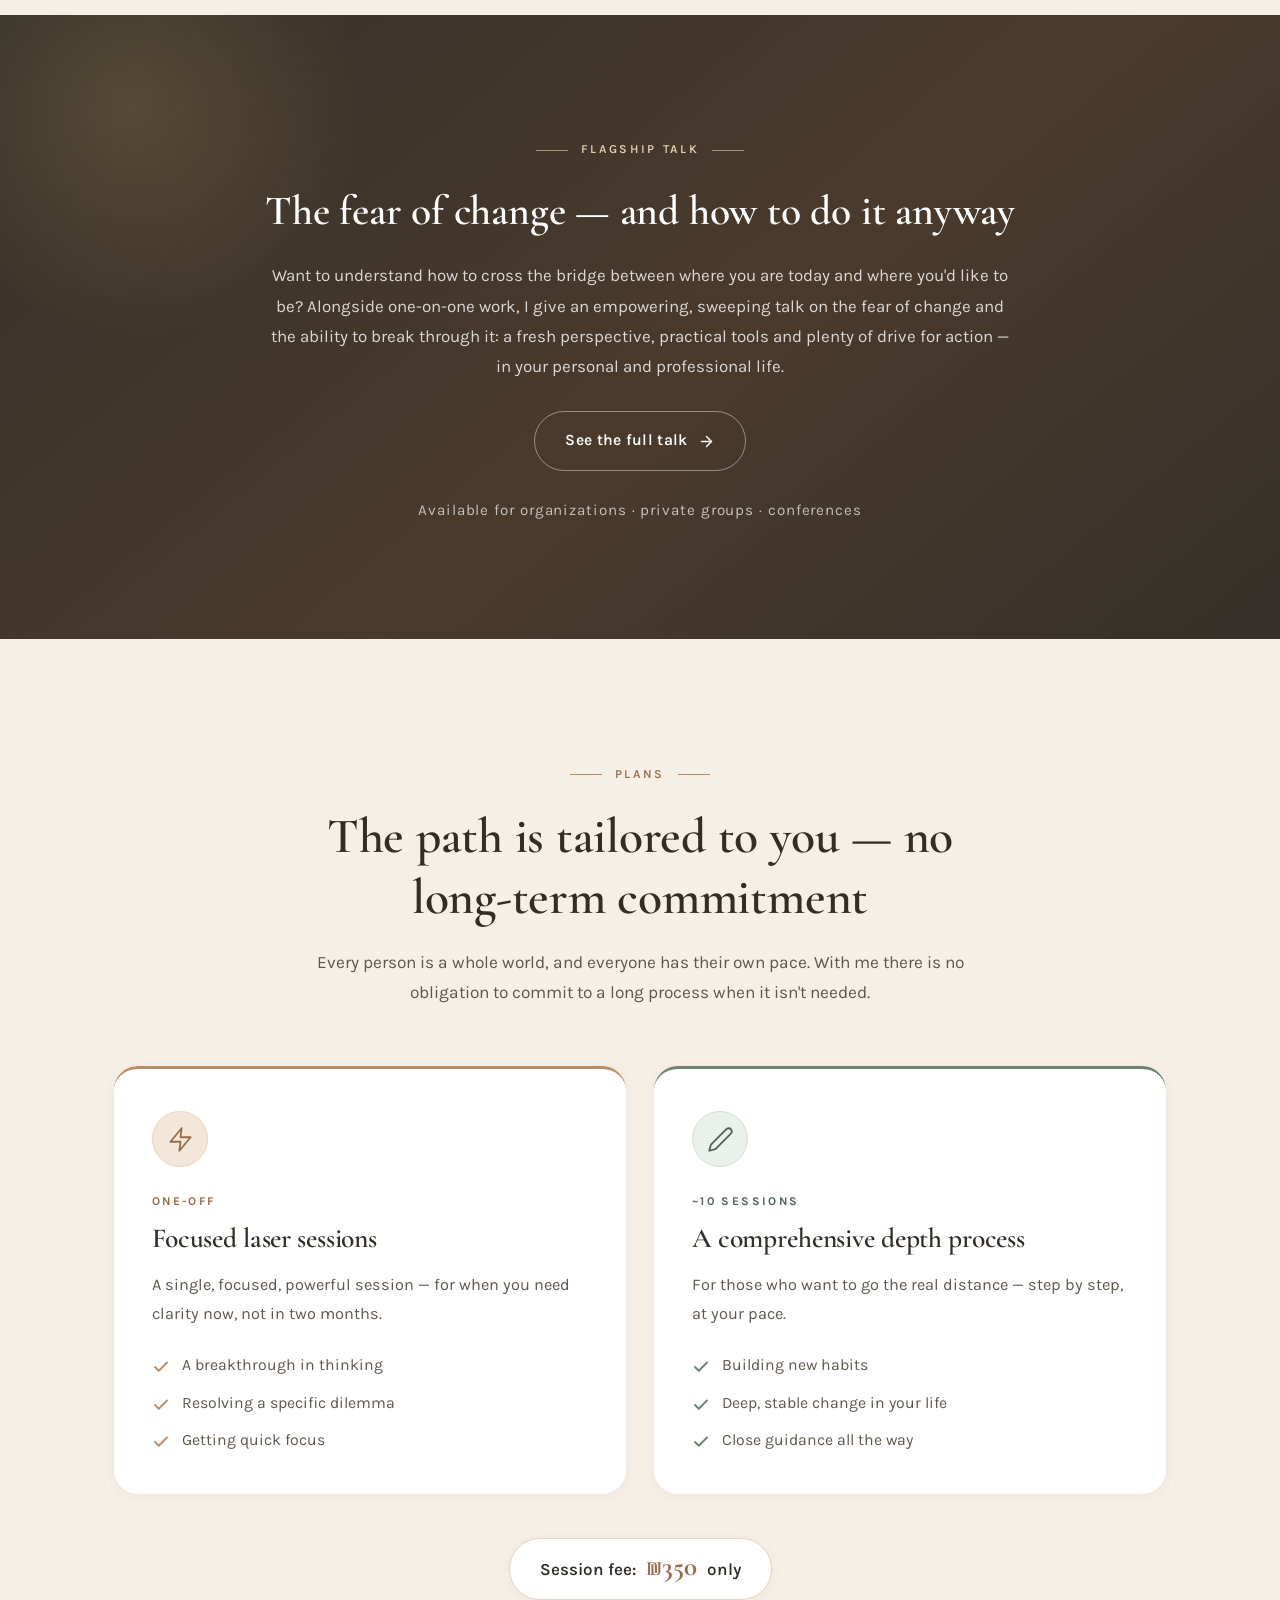
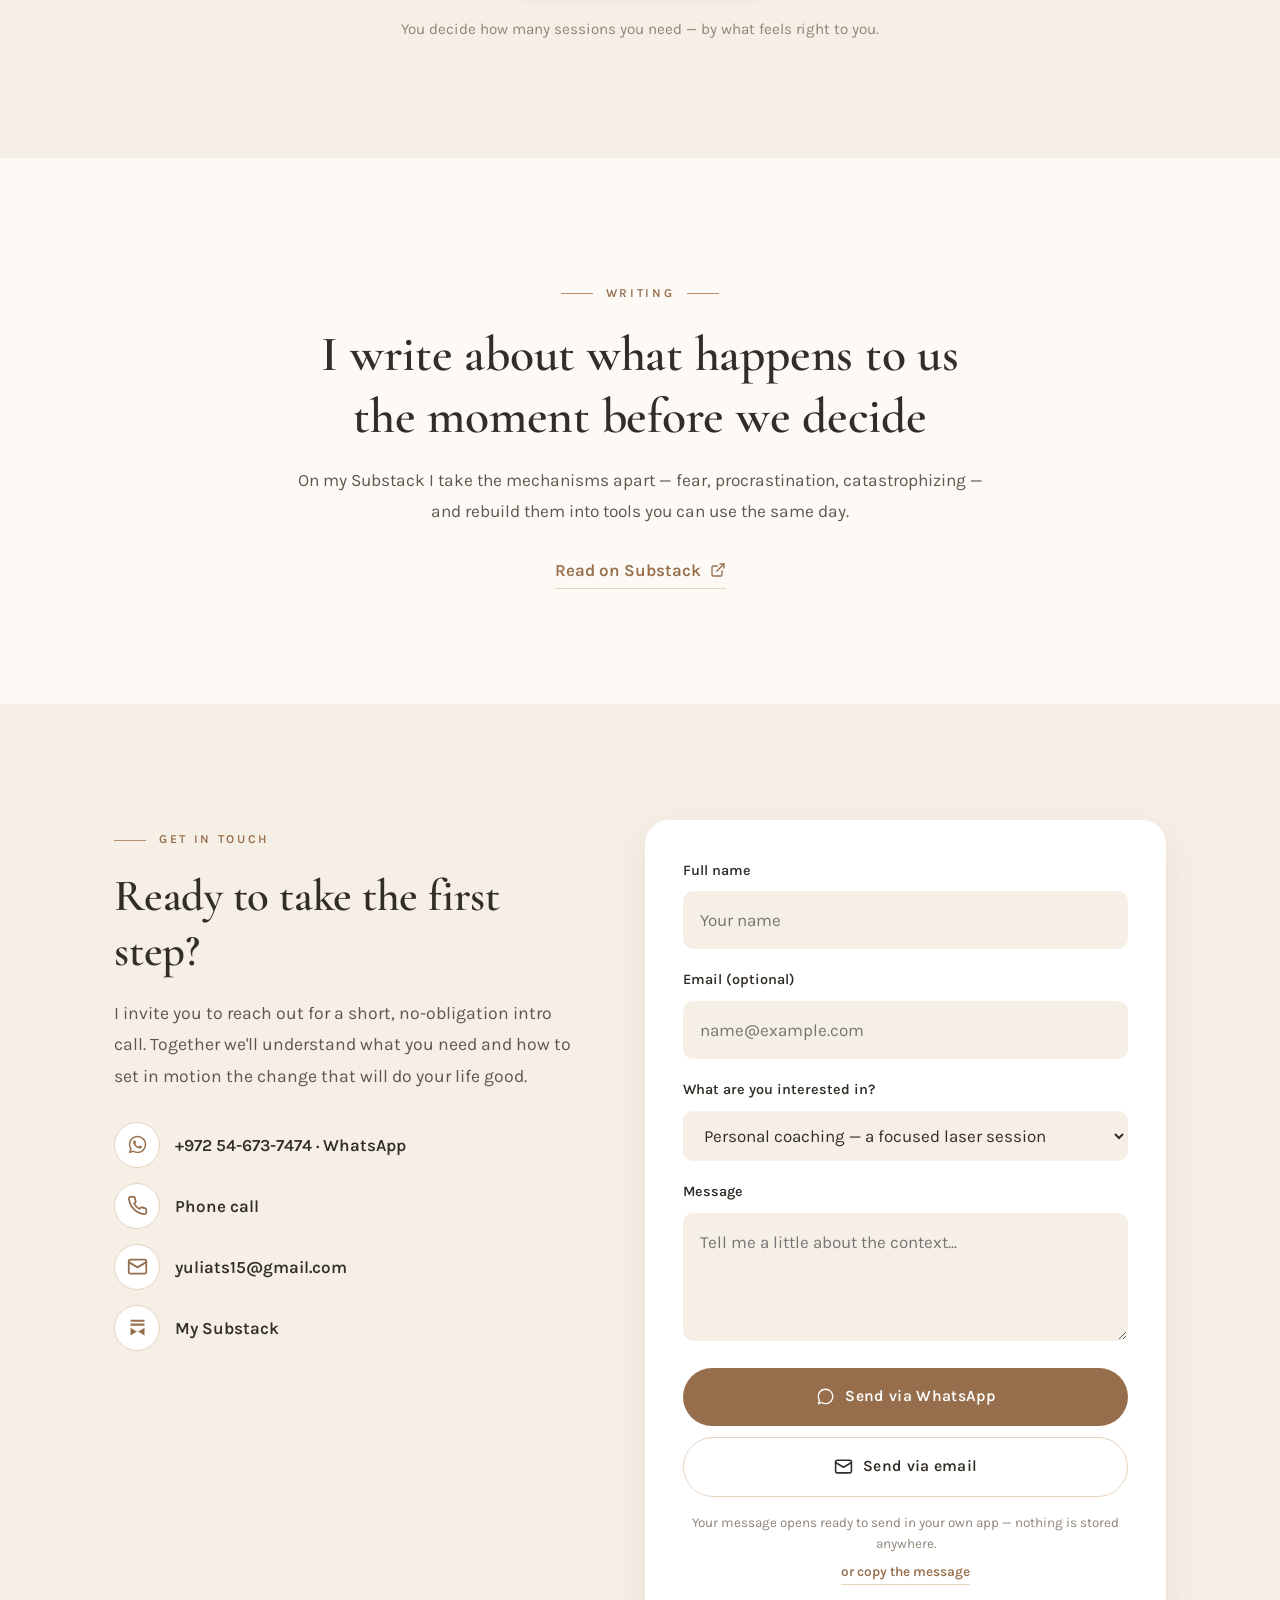
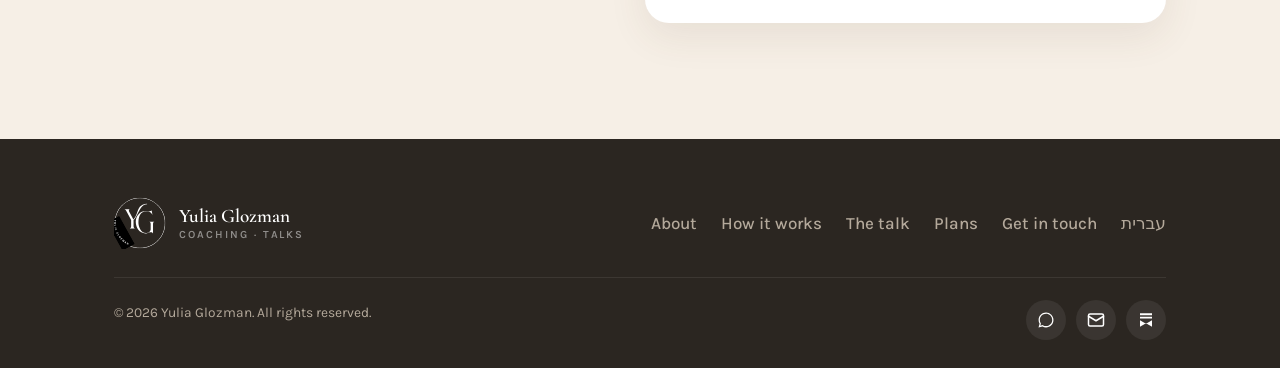
<file: en.html>
<!DOCTYPE html>
<html lang="en" dir="ltr">
<head>
<meta charset="utf-8">
<meta name="viewport" content="width=device-width, initial-scale=1">
<script>document.documentElement.classList.add('js')</script>
<title>Yulia Glozman | Personal Coaching &amp; Talks — Your Path to Real Change</title>
<meta name="description" content="Yulia Glozman — engineer, project manager and certified coach. Personal coaching that blends analytic, practical thinking with a deep connection to the soul, and an empowering talk on the fear of change. Focused laser sessions or a depth process — no long-term commitment.">
<link rel="canonical" href="https://yulia.gnrg360.com/en">
<link rel="alternate" hreflang="he" href="https://yulia.gnrg360.com/">
<link rel="alternate" hreflang="en" href="https://yulia.gnrg360.com/en">
<link rel="alternate" hreflang="x-default" href="https://yulia.gnrg360.com/en">
<meta property="og:title" content="Yulia Glozman | Your Path to Real Change in Life">
<meta property="og:description" content="Personal coaching with a unique blend of analytic, practical thinking and a deep connection to the soul — listening, and energy that moves you to action.">
<meta property="og:image" content="https://yulia.gnrg360.com/assets/logo-og.png">
<meta property="og:url" content="https://yulia.gnrg360.com/en">
<meta property="og:type" content="website">
<meta property="og:locale" content="en_US">
<meta property="og:locale:alternate" content="he_IL">
<link rel="icon" href="/favicon.ico" sizes="48x48">
<link rel="icon" type="image/svg+xml" href="./assets/favicon.svg">
<link rel="apple-touch-icon" href="/assets/apple-touch-icon.png">
<link rel="preconnect" href="https://fonts.googleapis.com">
<link rel="preconnect" href="https://fonts.gstatic.com" crossorigin>
<link href="https://fonts.googleapis.com/css2?family=Cormorant+Garamond:ital,wght@0,500;0,600;0,700;1,500;1,600&family=Karla:wght@300;400;500;600;700&display=swap" rel="stylesheet">
<link rel="stylesheet" href="./assets/style.css?v=2">
<script type="application/ld+json">
{
  "@context": "https://schema.org",
  "@graph": [
    {
      "@type": "WebPage",
      "@id": "https://yulia.gnrg360.com/en#webpage",
      "url": "https://yulia.gnrg360.com/en",
      "name": "Yulia Glozman | Personal Coaching & Talks — Your Path to Real Change",
      "description": "Yulia Glozman — engineer, project manager and certified coach. Personal coaching that blends analytic, practical thinking with a deep connection to the soul, and an empowering talk on the fear of change. Focused laser sessions or a depth process — no long-term commitment.",
      "inLanguage": "en",
      "isPartOf": {
        "@id": "https://yulia.gnrg360.com/#website"
      },
      "about": {
        "@id": "https://yulia.gnrg360.com/#yulia"
      }
    },
    {
      "@type": "Person",
      "@id": "https://yulia.gnrg360.com/#yulia",
      "name": "Yulia Glozman",
      "alternateName": "יוליה גלוזמן",
      "url": "https://yulia.gnrg360.com/en",
      "image": "https://yulia.gnrg360.com/assets/yulia.jpg",
      "jobTitle": [
        "Certified Coach",
        "Speaker",
        "Engineer",
        "Project Manager"
      ],
      "knowsLanguage": [
        "he",
        "ru",
        "en"
      ],
      "telephone": "+972-54-673-7474",
      "email": "yuliats15@gmail.com",
      "sameAs": [
        "https://jool15.substack.com"
      ]
    },
    {
      "@type": "Service",
      "@id": "https://yulia.gnrg360.com/en#coaching",
      "name": "Personal coaching",
      "serviceType": "Personal coaching and life coaching",
      "provider": {
        "@id": "https://yulia.gnrg360.com/#yulia"
      },
      "url": "https://yulia.gnrg360.com/en#plans",
      "offers": {
        "@type": "Offer",
        "price": "350",
        "priceCurrency": "ILS",
        "description": "Session fee"
      }
    }
  ]
}
</script>
</head>
<body>

<!-- ============================ HEADER ============================ -->
<header class="site-header" id="top">
  <div class="container">
    <input type="checkbox" id="navcheck" class="nav-check">
    <nav class="nav">
      <a class="brand" href="/en">
        <img src="./assets/logo.svg" alt="">
        <span class="brand-text">
          <span class="brand-name">Yulia Glozman</span>
          <span class="brand-sub">Coaching · Talks</span>
        </span>
      </a>
      <ul class="nav-links">
        <li><a href="#about">About</a></li>
        <li><a href="#process">How it works</a></li>
        <li><a href="#lecture">The talk</a></li>
        <li><a href="#plans">Plans</a></li>
        <li><a href="#writing">Writing</a></li>
      </ul>
      <div class="nav-actions">
        <a class="lang-switch" href="/"><img src="./assets/flag-he.png" alt="">עב</a>
        <a class="btn btn-primary" href="#contact">Book a call</a>
      </div>
      <label for="navcheck" class="nav-toggle" aria-label="Menu"><span></span><span></span><span></span></label>
    </nav>
    <div class="mobile-menu">
      <a href="#about">About</a>
      <a href="#process">How it works</a>
      <a href="#lecture">The talk</a>
      <a href="#plans">Plans</a>
      <a href="#writing">Writing</a>
      <a href="#contact">Get in touch</a>
      <a href="/">עברית</a>
    </div>
  </div>
</header>

<main>
<!-- ============================ HERO ============================ -->
<section class="hero">
  <div class="container hero-grid">
    <div class="hero-text">
      <span class="eyebrow reveal">Certified Coach · Speaker · Engineer · Project Manager</span>
      <h1 class="reveal d1">Your path to real change in life</h1>
      <div class="cta-row reveal d2">
        <a class="btn btn-primary" href="#contact">Book a call
          <svg class="arrow" viewBox="0 0 24 24" fill="none" stroke="currentColor" stroke-width="2" stroke-linecap="round" stroke-linejoin="round"><line x1="5" y1="12" x2="19" y2="12"></line><polyline points="12 5 19 12 12 19"></polyline></svg>
        </a>
      </div>
    </div>
    <div class="hero-media reveal d2">
      <div class="portrait">
        <div class="frame">
          <img src="./assets/yulia.jpg" alt="Yulia Glozman" width="624" height="630" fetchpriority="high">
        </div>
      </div>
    </div>
  </div>
</section>

<!-- ============================ ABOUT ============================ -->
<section id="about" class="section-soft">
  <div class="container narrow">
    <div class="section-head center reveal" style="margin-bottom:40px">
      <span class="eyebrow">About</span>
      <h2>Nice to meet you, I'm Yulia</h2>
    </div>
    <div class="reveal d1" style="font-size:1.08rem">
      <p>By day, I'm an engineer and project manager. For years I have lived and breathed complex processes, goals, fine detail, problem-solving and pushing forward — to reach the most precise results.</p>
      <p style="margin-top:18px">But alongside the technological, engineering world, a powerful heart has always beaten in me. My greatest love is <b style="color:var(--ink)">people</b>. Out of curiosity and a deep passion for human nature and the human mind, I set out and studied the world of coaching and life-coaching.</p>
      <p style="margin-top:18px">Today I bring the best of both worlds into my coaching toolkit: professional knowledge, practical tools and the ability to break any challenge into steps — and together we bring it straight down to earth, into your real life.</p>
    </div>
    <div class="creds reveal d2" style="margin-top:36px">
      <div class="cred"><span class="check"><svg viewBox="0 0 24 24" fill="none" stroke="currentColor" stroke-width="3" stroke-linecap="round" stroke-linejoin="round"><polyline points="20 6 9 17 4 12"></polyline></svg></span><span><b>Certified coach</b> — personal &amp; life coaching</span></div>
      <div class="cred"><span class="check"><svg viewBox="0 0 24 24" fill="none" stroke="currentColor" stroke-width="3" stroke-linecap="round" stroke-linejoin="round"><polyline points="20 6 9 17 4 12"></polyline></svg></span><span><b>Academic lecturer &amp; curriculum developer</b> — over 5 years of teaching, and creator of the flagship course "Project Execution in Water Engineering" at Kinneret College</span></div>
      <div class="cred"><span class="check"><svg viewBox="0 0 24 24" fill="none" stroke="currentColor" stroke-width="3" stroke-linecap="round" stroke-linejoin="round"><polyline points="20 6 9 17 4 12"></polyline></svg></span><span><b>Engineer &amp; project manager</b></span></div>
      <div class="cred"><span class="check"><svg viewBox="0 0 24 24" fill="none" stroke="currentColor" stroke-width="3" stroke-linecap="round" stroke-linejoin="round"><polyline points="20 6 9 17 4 12"></polyline></svg></span><span><b>International experience</b> — complex, strategic projects</span></div>
      <div class="cred"><span class="check"><svg viewBox="0 0 24 24" fill="none" stroke="currentColor" stroke-width="3" stroke-linecap="round" stroke-linejoin="round"><polyline points="20 6 9 17 4 12"></polyline></svg></span><span><b>Full command of 3 languages</b> — Hebrew, Russian and English</span></div>
    </div>
  </div>
</section>

<!-- ============================ PROCESS ============================ -->
<section id="process">
  <div class="container">
    <div class="section-head center reveal">
      <span class="eyebrow">How it works</span>
      <h2>What working with me looks like</h2>
      <p>When you come to me, we don't just "talk things through" — we make change happen.</p>
    </div>
    <div class="steps">
      <article class="step reveal">
        <h3>Understanding the problem in depth</h3>
        <p>Precisely identifying the blocks, the patterns and the places where you feel stuck.</p>
      </article>
      <article class="step reveal d1">
        <h3>Brainstorming &amp; connecting to your strengths</h3>
        <p>Together we uncover the glass half full, identify your inner strengths and powers, and learn to amplify them.</p>
      </article>
      <article class="step reveal d2">
        <h3>Building an action plan &amp; momentum</h3>
        <p>Thanks to the combination of an energetic, warm and caring personality with project-management skills — we work out exactly how to move you forward, in practical, confident steps.</p>
      </article>
    </div>
  </div>
</section>

<!-- ============================ QUOTE ============================ -->
<section class="quote">
  <div class="container reveal">
    <div class="mark" aria-hidden="true">”</div>
    <blockquote>I bring with me a wealth of one-on-one experience, with so many coachees who walked the path with me, improved their quality of life and reached the goals that matter to them — and I know for certain: the change you are looking for is absolutely possible.</blockquote>
    <cite>Yulia Glozman</cite>
  </div>
</section>

<!-- ============================ FLAGSHIP LECTURE ============================ -->
<section id="lecture" class="feature">
  <div class="container reveal">
    <span class="eyebrow">Flagship talk</span>
    <h2>The fear of change — and how to do it anyway</h2>
    <p>Want to understand how to cross the bridge between where you are today and where you'd like to be? Alongside one-on-one work, I give an empowering, sweeping talk on the fear of change and the ability to break through it: a fresh perspective, practical tools and plenty of drive for action — in your personal and professional life.</p>
    <a class="btn btn-light" href="/lecture-en">See the full talk
      <svg class="arrow" viewBox="0 0 24 24" fill="none" stroke="currentColor" stroke-width="2" stroke-linecap="round" stroke-linejoin="round"><line x1="5" y1="12" x2="19" y2="12"></line><polyline points="12 5 19 12 12 19"></polyline></svg>
    </a>
    <div class="who">Available for organizations · private groups · conferences</div>
  </div>
</section>

<!-- ============================ PLANS ============================ -->
<section id="plans" class="section-soft">
  <div class="container">
    <div class="section-head center reveal">
      <span class="eyebrow">Plans</span>
      <h2>The path is tailored to you — no long-term commitment</h2>
      <p>Every person is a whole world, and everyone has their own pace. With me there is no obligation to commit to a long process when it isn't needed.</p>
    </div>
    <div class="tracks">
      <article class="track reveal">
        <div class="ic"><svg viewBox="0 0 24 24" fill="none" stroke="currentColor" stroke-width="1.6" stroke-linecap="round" stroke-linejoin="round"><polyline points="13 2 3 14 12 14 11 22 21 10 12 10 13 2"></polyline></svg></div>
        <span class="kicker">One-off</span>
        <h3>Focused laser sessions</h3>
        <p>A single, focused, powerful session — for when you need clarity now, not in two months.</p>
        <ul>
          <li><svg viewBox="0 0 24 24" fill="none" stroke="currentColor" stroke-width="2.5" stroke-linecap="round" stroke-linejoin="round"><polyline points="20 6 9 17 4 12"></polyline></svg><span>A breakthrough in thinking</span></li>
          <li><svg viewBox="0 0 24 24" fill="none" stroke="currentColor" stroke-width="2.5" stroke-linecap="round" stroke-linejoin="round"><polyline points="20 6 9 17 4 12"></polyline></svg><span>Resolving a specific dilemma</span></li>
          <li><svg viewBox="0 0 24 24" fill="none" stroke="currentColor" stroke-width="2.5" stroke-linecap="round" stroke-linejoin="round"><polyline points="20 6 9 17 4 12"></polyline></svg><span>Getting quick focus</span></li>
        </ul>
      </article>
      <article class="track alt reveal d1">
        <div class="ic"><svg viewBox="0 0 24 24" fill="none" stroke="currentColor" stroke-width="1.6" stroke-linecap="round" stroke-linejoin="round"><path d="M17 3a2.85 2.83 0 1 1 4 4L7.5 20.5 2 22l1.5-5.5z"></path></svg></div>
        <span class="kicker">~10 sessions</span>
        <h3>A comprehensive depth process</h3>
        <p>For those who want to go the real distance — step by step, at your pace.</p>
        <ul>
          <li><svg viewBox="0 0 24 24" fill="none" stroke="currentColor" stroke-width="2.5" stroke-linecap="round" stroke-linejoin="round"><polyline points="20 6 9 17 4 12"></polyline></svg><span>Building new habits</span></li>
          <li><svg viewBox="0 0 24 24" fill="none" stroke="currentColor" stroke-width="2.5" stroke-linecap="round" stroke-linejoin="round"><polyline points="20 6 9 17 4 12"></polyline></svg><span>Deep, stable change in your life</span></li>
          <li><svg viewBox="0 0 24 24" fill="none" stroke="currentColor" stroke-width="2.5" stroke-linecap="round" stroke-linejoin="round"><polyline points="20 6 9 17 4 12"></polyline></svg><span>Close guidance all the way</span></li>
        </ul>
      </article>
    </div>
    <div class="price-note reveal d2">
      <div class="price-chip"><span>Session fee:</span><span class="amount">₪350</span><span>only</span></div>
      <p>You decide how many sessions you need — by what feels right to you.</p>
    </div>
  </div>
</section>

<!-- ============================ WRITING / SUBSTACK ============================ -->
<section id="writing">
  <div class="container narrow" style="text-align:center">
    <div class="section-head center reveal" style="margin-bottom:28px">
      <span class="eyebrow">Writing</span>
      <h2>I write about what happens to us the moment before we decide</h2>
      <p>On my Substack I take the mechanisms apart — fear, procrastination, catastrophizing — and rebuild them into tools you can use the same day.</p>
    </div>
    <a class="link-arrow reveal d1" href="https://jool15.substack.com" target="_blank" rel="noopener">Read on Substack
      <svg viewBox="0 0 24 24" fill="none" stroke="currentColor" stroke-width="2" stroke-linecap="round" stroke-linejoin="round"><path d="M18 13v6a2 2 0 0 1-2 2H5a2 2 0 0 1-2-2V8a2 2 0 0 1 2-2h6"></path><polyline points="15 3 21 3 21 9"></polyline><line x1="10" y1="14" x2="21" y2="3"></line></svg>
    </a>
  </div>
</section>

<!-- ============================ CONTACT ============================ -->
<section id="contact" class="section-soft">
  <div class="container contact-grid">
    <div class="contact-info reveal">
      <span class="eyebrow">Get in touch</span>
      <h2 style="font-size:clamp(1.9rem,4vw,2.8rem);margin-top:18px">Ready to take the first step?</h2>
      <p class="lead">I invite you to reach out for a short, no-obligation intro call. Together we'll understand what you need and how to set in motion the change that will do your life good.</p>
      <div class="contact-links">
        <a href="https://wa.me/972546737474" target="_blank" rel="noopener"><span class="ic"><svg viewBox="0 0 24 24" fill="currentColor"><path d="M12.04 2C6.58 2 2.13 6.45 2.13 11.91c0 1.75.46 3.45 1.32 4.95L2 22l5.25-1.38a9.9 9.9 0 0 0 4.79 1.22h.01c5.46 0 9.91-4.45 9.91-9.91 0-2.65-1.03-5.14-2.9-7.01A9.82 9.82 0 0 0 12.04 2zm0 18.15h-.01a8.2 8.2 0 0 1-4.19-1.15l-.3-.18-3.12.82.83-3.04-.2-.31a8.19 8.19 0 0 1-1.26-4.38c0-4.54 3.7-8.23 8.25-8.23 2.2 0 4.27.86 5.83 2.41a8.19 8.19 0 0 1 2.41 5.83c0 4.54-3.7 8.23-8.24 8.23zm4.52-6.16c-.25-.12-1.47-.72-1.69-.81-.23-.08-.39-.12-.56.13-.16.24-.64.8-.79.97-.14.16-.29.18-.54.06-.25-.13-1.05-.39-1.99-1.23-.74-.66-1.23-1.47-1.38-1.72-.14-.25-.01-.38.11-.5.11-.11.25-.29.37-.43.13-.15.17-.25.25-.41.08-.17.04-.31-.02-.43-.06-.12-.56-1.34-.76-1.84-.2-.48-.4-.42-.56-.43h-.47c-.17 0-.43.06-.66.31-.22.25-.87.85-.87 2.07 0 1.22.89 2.4 1.02 2.56.12.17 1.75 2.67 4.23 3.74.59.26 1.05.41 1.41.52.59.19 1.13.16 1.56.1.48-.07 1.47-.6 1.68-1.18.21-.58.21-1.08.14-1.18-.06-.11-.22-.17-.47-.29z"></path></svg></span>+972 54-673-7474 · WhatsApp</a>
        <a href="tel:+972546737474"><span class="ic"><svg viewBox="0 0 24 24" fill="none" stroke="currentColor" stroke-width="2" stroke-linecap="round" stroke-linejoin="round"><path d="M22 16.92v3a2 2 0 0 1-2.18 2 19.79 19.79 0 0 1-8.63-3.07 19.5 19.5 0 0 1-6-6 19.79 19.79 0 0 1-3.07-8.67A2 2 0 0 1 4.11 2h3a2 2 0 0 1 2 1.72c.13.96.36 1.9.7 2.81a2 2 0 0 1-.45 2.11L8.09 9.91a16 16 0 0 0 6 6l1.27-1.27a2 2 0 0 1 2.11-.45c.91.34 1.85.57 2.81.7A2 2 0 0 1 22 16.92z"></path></svg></span>Phone call</a>
        <a href="mailto:yuliats15@gmail.com"><span class="ic"><svg viewBox="0 0 24 24" fill="none" stroke="currentColor" stroke-width="2" stroke-linecap="round" stroke-linejoin="round"><rect x="2" y="4" width="20" height="16" rx="2"></rect><path d="m22 7-10 6L2 7"></path></svg></span>yuliats15@gmail.com</a>
        <a href="https://jool15.substack.com" target="_blank" rel="noopener"><span class="ic"><svg viewBox="0 0 24 24" fill="currentColor"><path d="M4 3h16v2.5H4zM4 7.5h16V10H4zM4 12.2 12 17l8-4.8V21l-8-4.8L4 21z"></path></svg></span>My Substack</a>
      </div>
    </div>
    <div class="reveal d1">
      <form class="form-card" id="contact-form">
        <div class="field"><label for="c-name">Full name</label><input id="c-name" type="text" name="name" placeholder="Your name" required></div>
        <div class="field"><label for="c-email">Email (optional)</label><input id="c-email" type="email" name="email" placeholder="name@example.com"></div>
        <div class="field"><label for="c-topic">What are you interested in?</label>
          <select id="c-topic" name="topic">
            <option>Personal coaching — a focused laser session</option>
            <option>Personal coaching — a depth process</option>
            <option>A talk for an organization / group / conference</option>
            <option>Not sure yet — happy to talk</option>
          </select>
        </div>
        <div class="field"><label for="c-msg">Message</label><textarea id="c-msg" name="message" placeholder="Tell me a little about the context..." required></textarea></div>
        <div class="form-actions">
          <a class="btn btn-primary" data-send="whatsapp" href="#" target="_blank" rel="noopener">
            <svg viewBox="0 0 24 24" fill="currentColor"><path d="M12.04 2C6.58 2 2.13 6.45 2.13 11.91c0 1.75.46 3.45 1.32 4.95L2 22l5.25-1.38a9.9 9.9 0 0 0 4.79 1.22h.01c5.46 0 9.91-4.45 9.91-9.91 0-2.65-1.03-5.14-2.9-7.01A9.82 9.82 0 0 0 12.04 2zm0 18.15h-.01a8.2 8.2 0 0 1-4.19-1.15l-.3-.18-3.12.82.83-3.04-.2-.31a8.19 8.19 0 0 1-1.26-4.38c0-4.54 3.7-8.23 8.25-8.23 2.2 0 4.27.86 5.83 2.41a8.19 8.19 0 0 1 2.41 5.83c0 4.54-3.7 8.23-8.24 8.23z"></path></svg>
            Send via WhatsApp
          </a>
          <a class="btn btn-ghost" data-send="email" href="#">
            <svg viewBox="0 0 24 24" fill="none" stroke="currentColor" stroke-width="2" stroke-linecap="round" stroke-linejoin="round"><rect x="2" y="4" width="20" height="16" rx="2"></rect><path d="m22 7-10 6L2 7"></path></svg>
            Send via email
          </a>
        </div>
        <div class="form-note">Your message opens ready to send in your own app — nothing is stored anywhere.<br><button type="button" class="link-copy" data-send="copy">or copy the message</button></div>
      </form>
    </div>
  </div>
</section>
</main>

<!-- ============================ FOOTER ============================ -->
<footer class="site-footer">
  <div class="container">
    <div class="footer-top">
      <a class="footer-brand" href="#top">
        <img src="./assets/logo.svg" alt="">
        <span class="brand-text">
          <span class="brand-name">Yulia Glozman</span>
          <span class="brand-sub">Coaching · Talks</span>
        </span>
      </a>
      <div class="footer-links">
        <a href="#about">About</a>
        <a href="#process">How it works</a>
        <a href="/lecture-en">The talk</a>
        <a href="#plans">Plans</a>
        <a href="#contact">Get in touch</a>
        <a href="/">עברית</a>
      </div>
    </div>
    <div class="footer-bottom">
      <span>© 2026 Yulia Glozman. All rights reserved.</span>
      <div class="footer-social">
        <a href="https://wa.me/972546737474" target="_blank" rel="noopener" aria-label="WhatsApp"><svg viewBox="0 0 24 24" fill="currentColor"><path d="M12.04 2C6.58 2 2.13 6.45 2.13 11.91c0 1.75.46 3.45 1.32 4.95L2 22l5.25-1.38a9.9 9.9 0 0 0 4.79 1.22h.01c5.46 0 9.91-4.45 9.91-9.91 0-2.65-1.03-5.14-2.9-7.01A9.82 9.82 0 0 0 12.04 2zm0 18.15h-.01a8.2 8.2 0 0 1-4.19-1.15l-.3-.18-3.12.82.83-3.04-.2-.31a8.19 8.19 0 0 1-1.26-4.38c0-4.54 3.7-8.23 8.25-8.23 2.2 0 4.27.86 5.83 2.41a8.19 8.19 0 0 1 2.41 5.83c0 4.54-3.7 8.23-8.24 8.23z"></path></svg></a>
        <a href="mailto:yuliats15@gmail.com" aria-label="Email"><svg viewBox="0 0 24 24" fill="none" stroke="currentColor" stroke-width="2" stroke-linecap="round" stroke-linejoin="round"><rect x="2" y="4" width="20" height="16" rx="2"></rect><path d="m22 7-10 6L2 7"></path></svg></a>
        <a href="https://jool15.substack.com" target="_blank" rel="noopener" aria-label="Substack"><svg viewBox="0 0 24 24" fill="currentColor"><path d="M4 3h16v2.5H4zM4 7.5h16V10H4zM4 12.2 12 17l8-4.8V21l-8-4.8L4 21z"></path></svg></a>
      </div>
    </div>
  </div>
</footer>

<a class="fab-wa" href="https://wa.me/972546737474" target="_blank" rel="noopener" aria-label="Message me on WhatsApp">
  <svg viewBox="0 0 24 24" fill="currentColor"><path d="M12.04 2C6.58 2 2.13 6.45 2.13 11.91c0 1.75.46 3.45 1.32 4.95L2 22l5.25-1.38a9.9 9.9 0 0 0 4.79 1.22h.01c5.46 0 9.91-4.45 9.91-9.91 0-2.65-1.03-5.14-2.9-7.01A9.82 9.82 0 0 0 12.04 2zm0 18.15h-.01a8.2 8.2 0 0 1-4.19-1.15l-.3-.18-3.12.82.83-3.04-.2-.31a8.19 8.19 0 0 1-1.26-4.38c0-4.54 3.7-8.23 8.25-8.23 2.2 0 4.27.86 5.83 2.41a8.19 8.19 0 0 1 2.41 5.83c0 4.54-3.7 8.23-8.24 8.23zm4.52-6.16c-.25-.12-1.47-.72-1.69-.81-.23-.08-.39-.12-.56.13-.16.24-.64.8-.79.97-.14.16-.29.18-.54.06-.25-.13-1.05-.39-1.99-1.23-.74-.66-1.23-1.47-1.38-1.72-.14-.25-.01-.38.11-.5.11-.11.25-.29.37-.43.13-.15.17-.25.25-.41.08-.17.04-.31-.02-.43-.06-.12-.56-1.34-.76-1.84-.2-.48-.4-.42-.56-.43h-.47c-.17 0-.43.06-.66.31-.22.25-.87.85-.87 2.07 0 1.22.89 2.4 1.02 2.56.12.17 1.75 2.67 4.23 3.74.59.26 1.05.41 1.41.52.59.19 1.13.16 1.56.1.48-.07 1.47-.6 1.68-1.18.21-.58.21-1.08.14-1.18-.06-.11-.22-.17-.47-.29z"></path></svg>
</a>

<script src="./assets/app.js?v=2"></script>
</body>
</html>
</file>
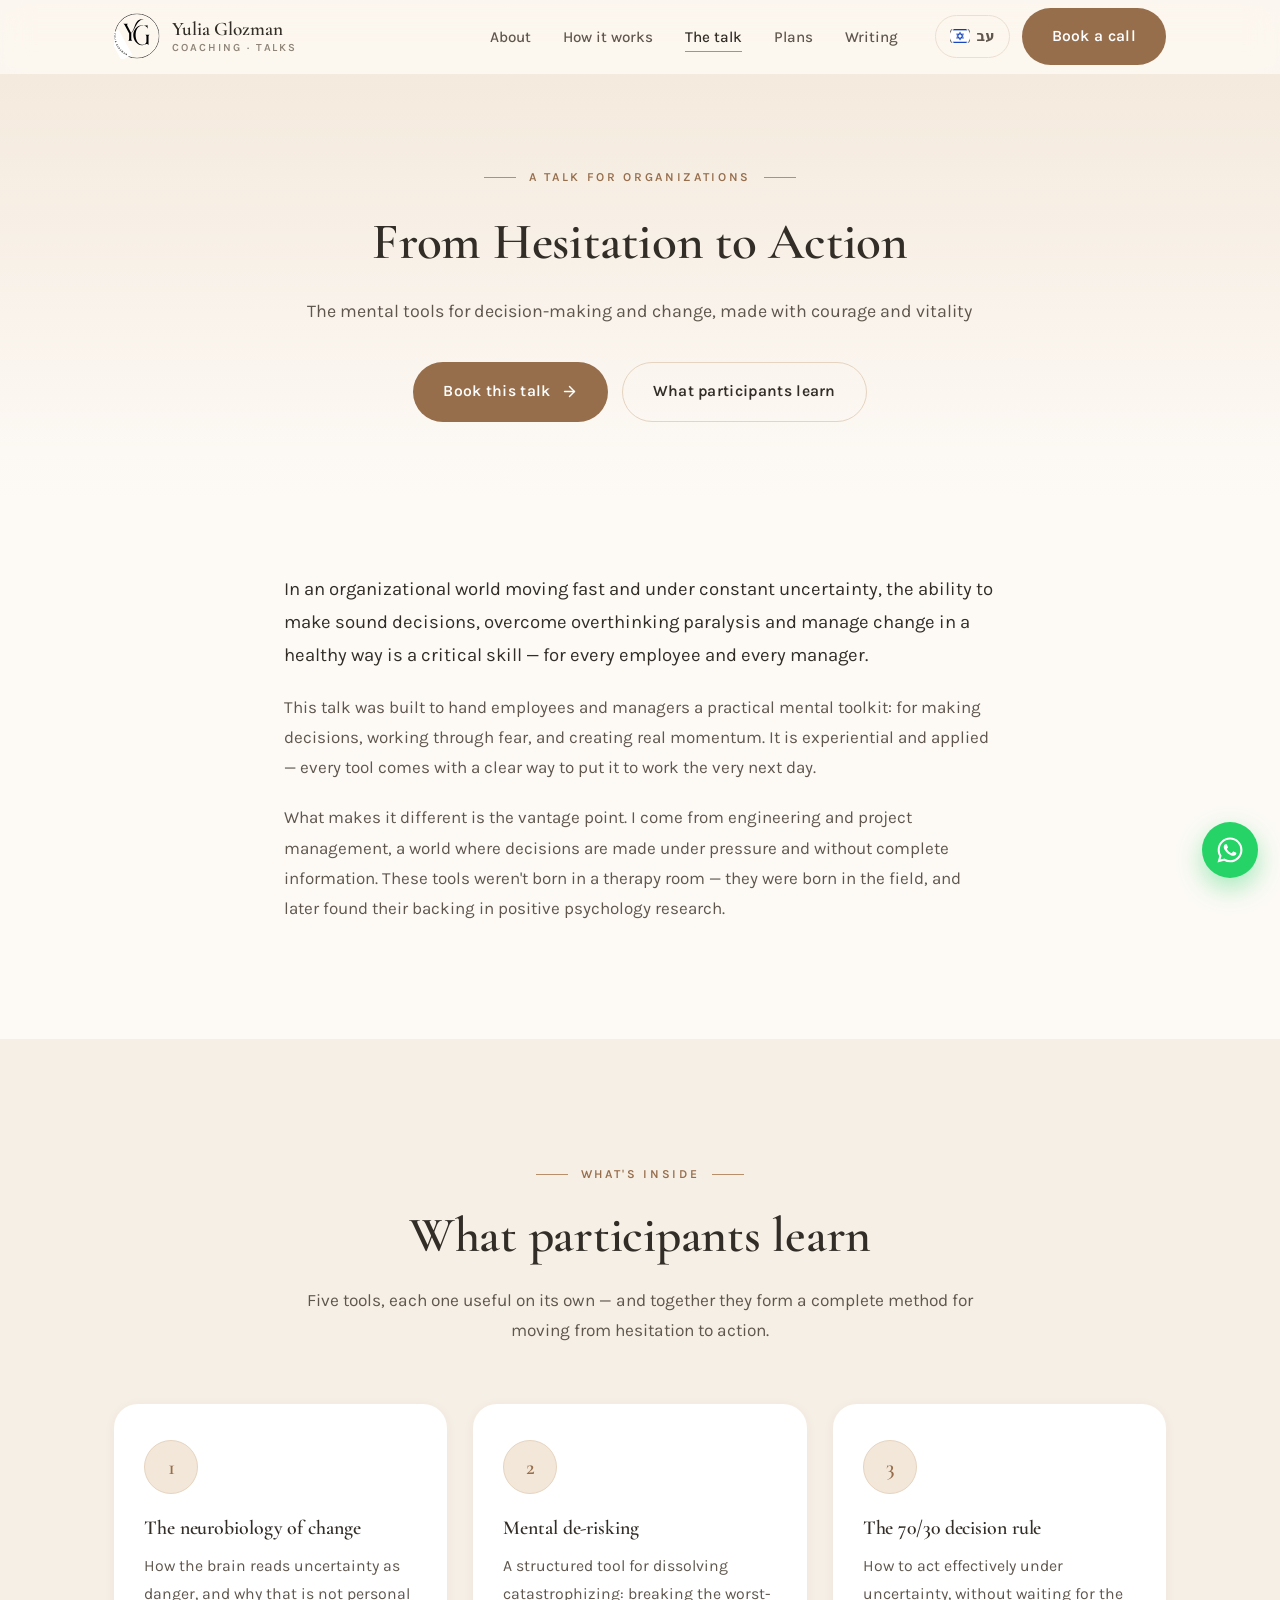
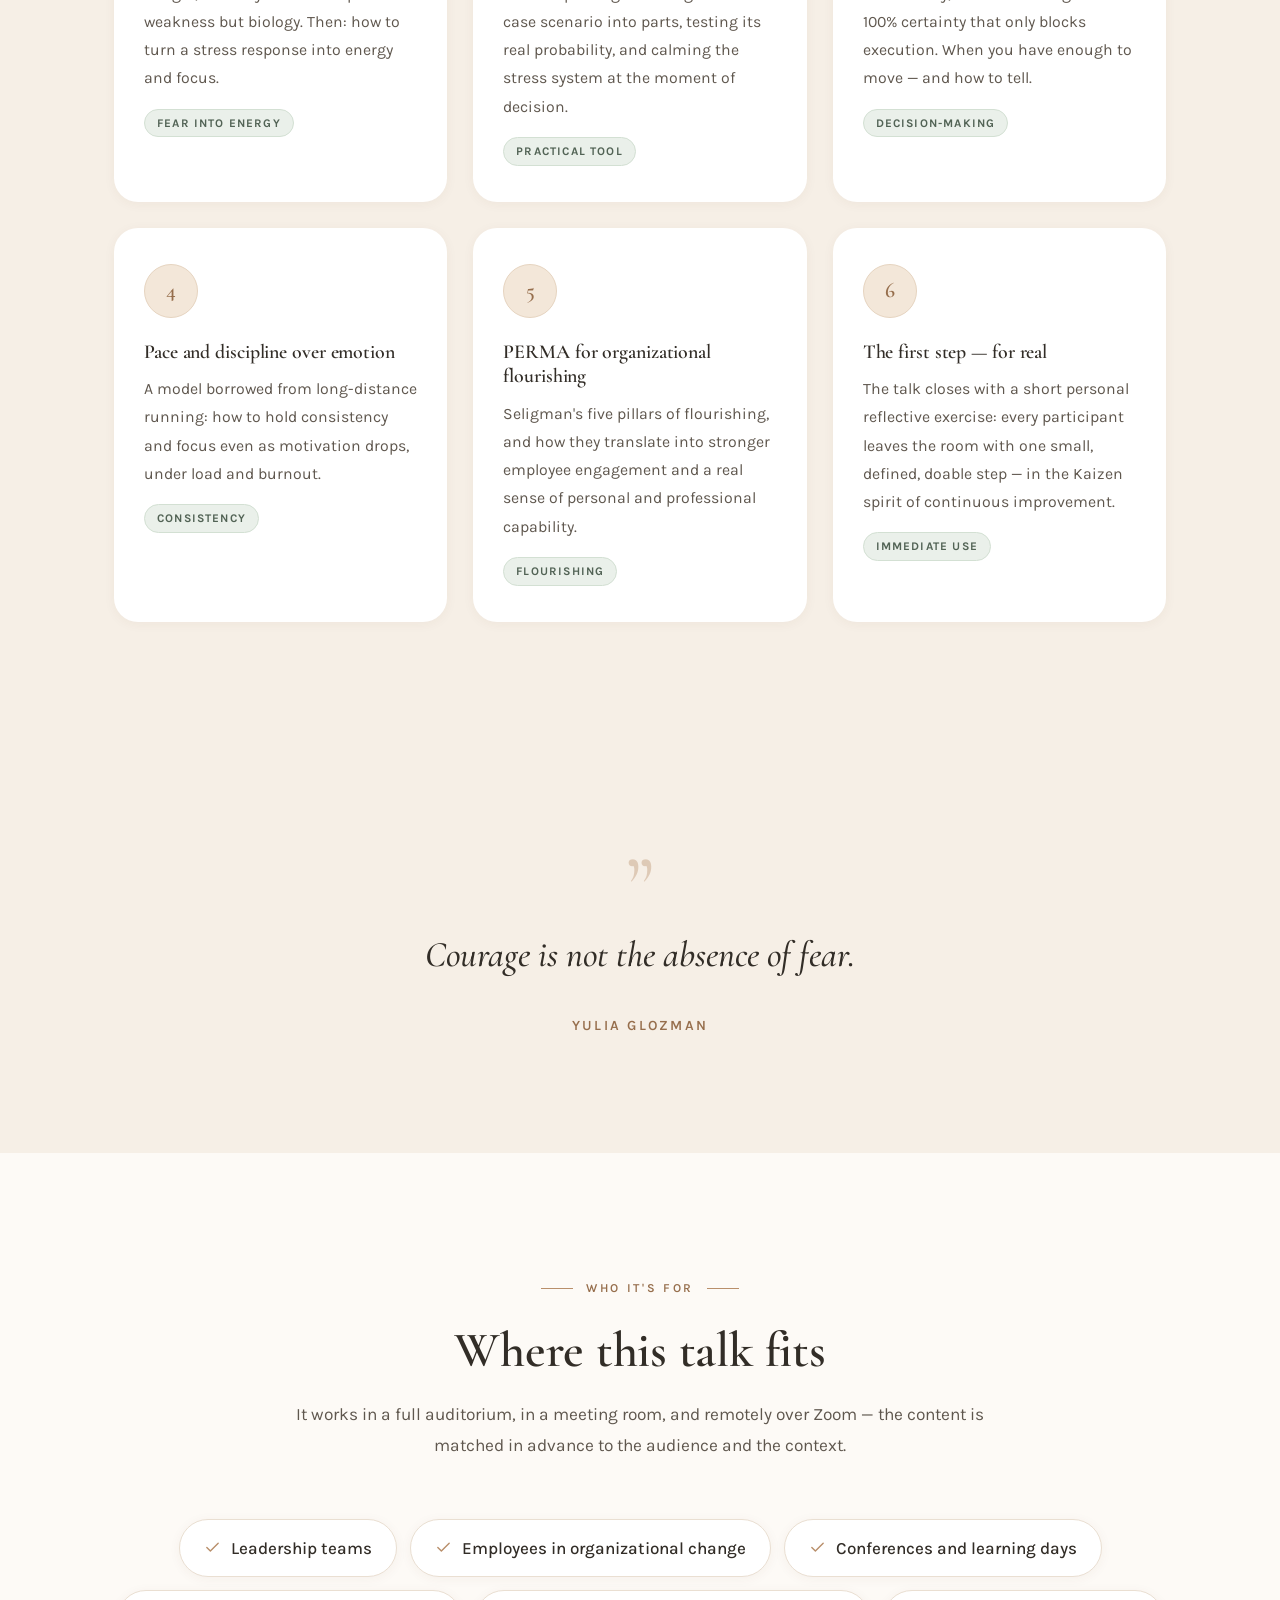
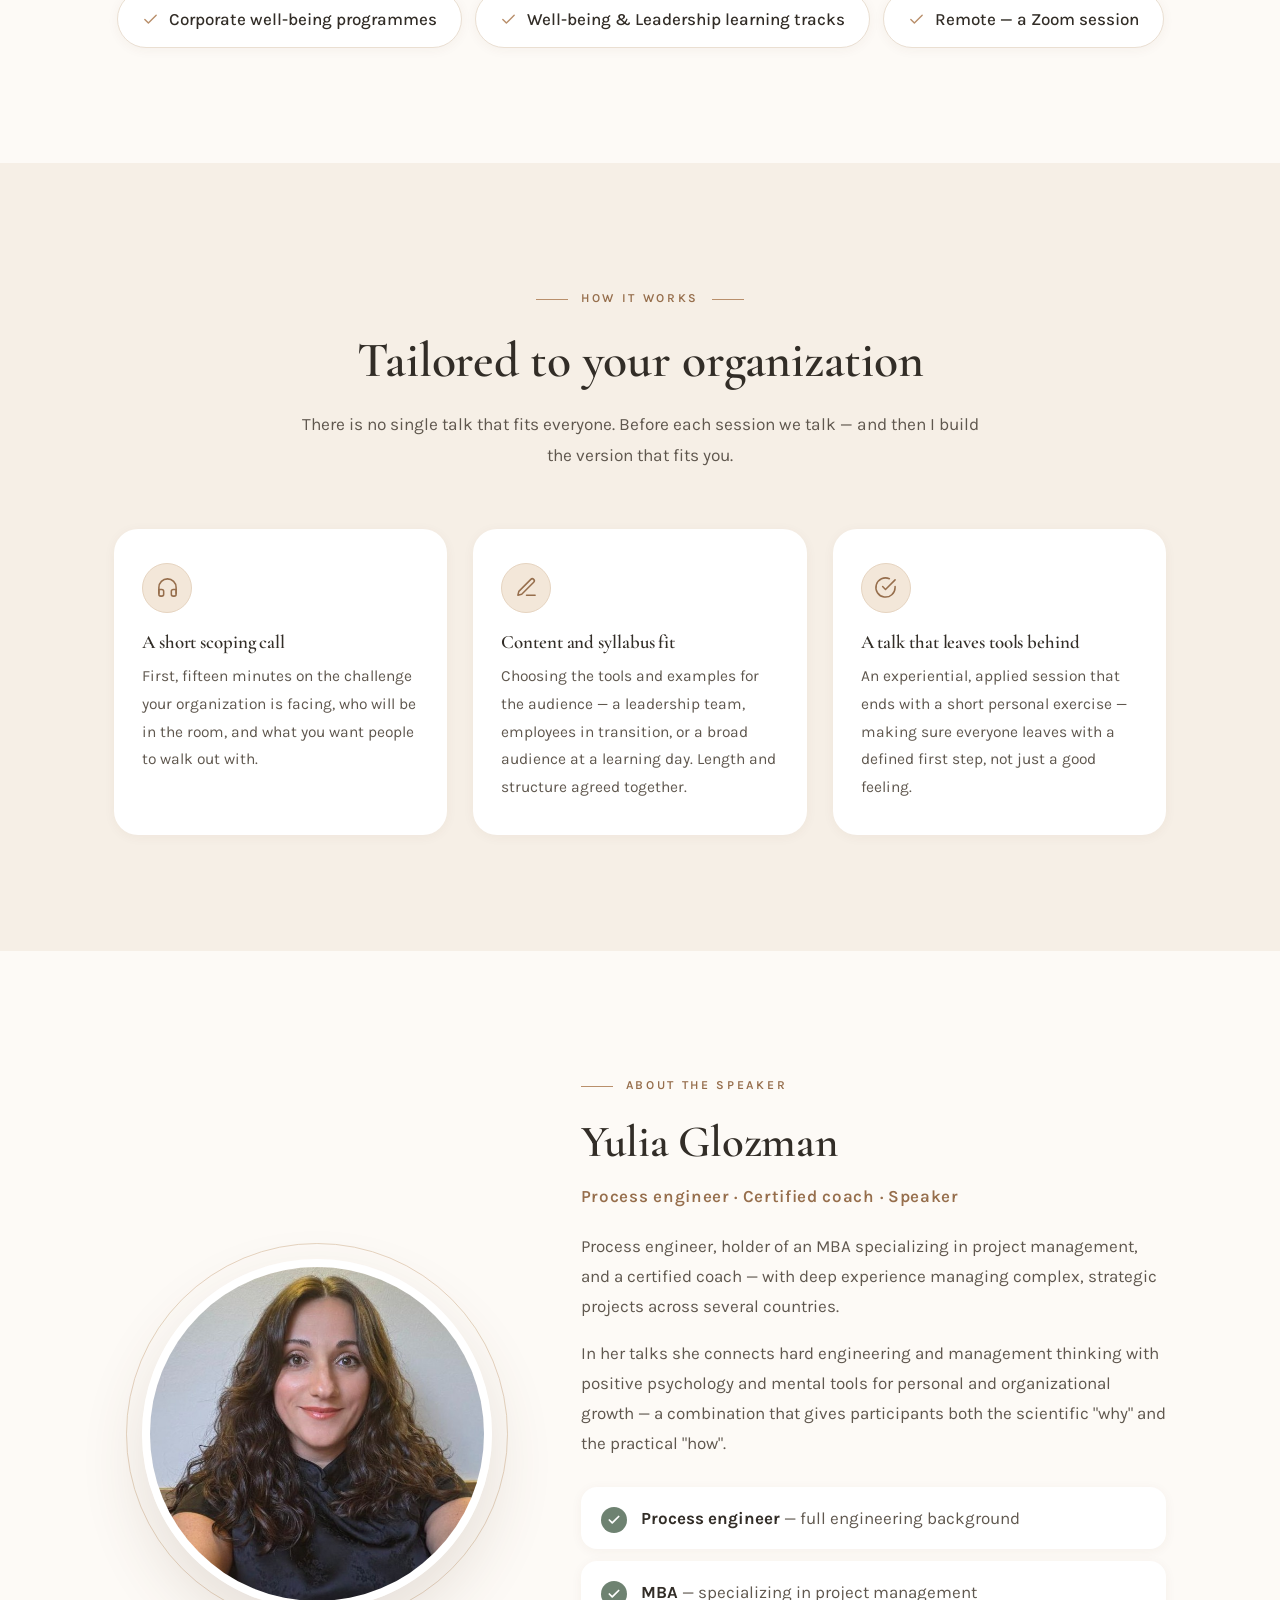
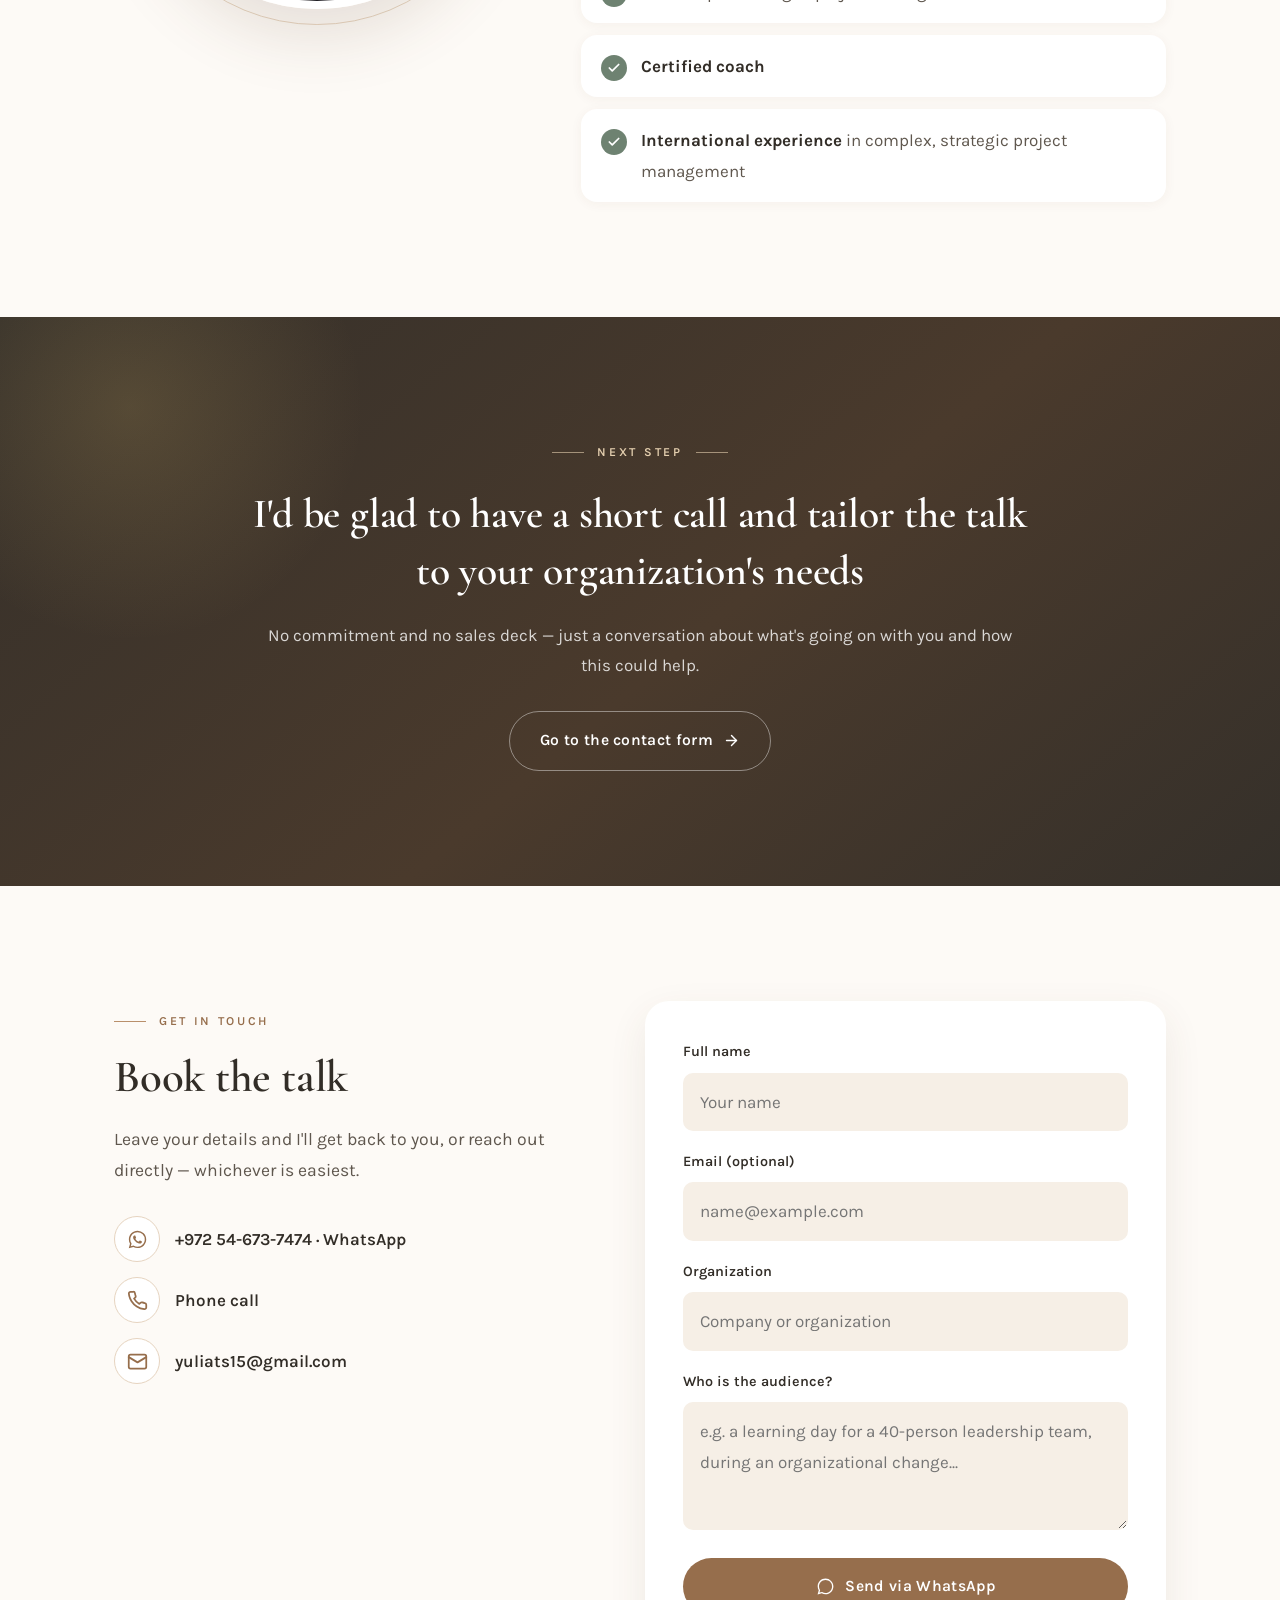
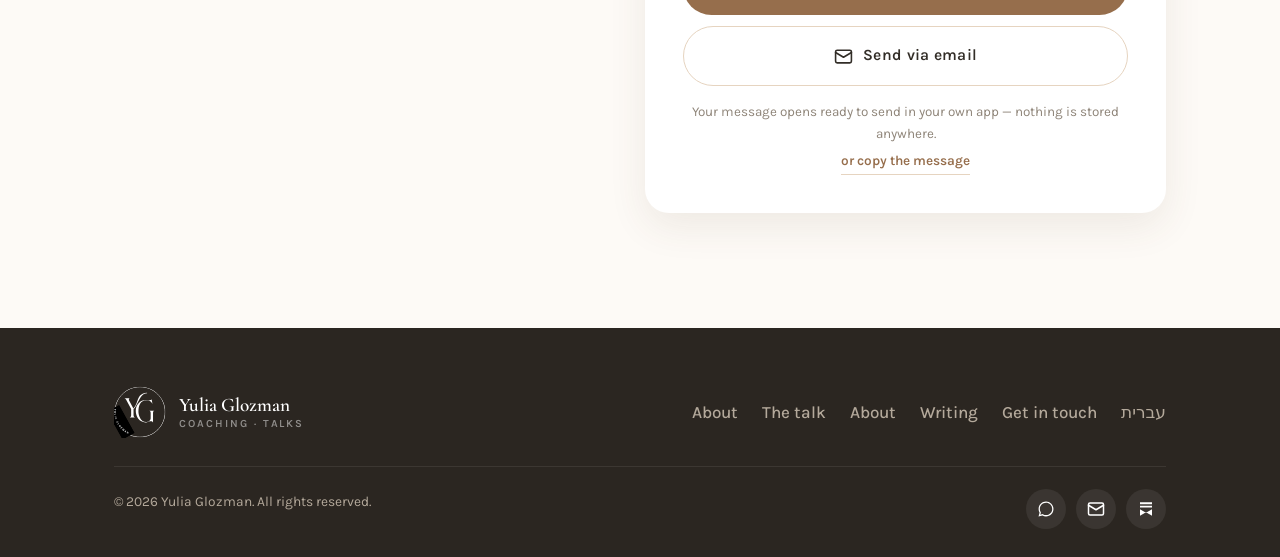
<file: lecture-en.html>
<!DOCTYPE html>
<html lang="en" dir="ltr">
<head>
<meta charset="utf-8">
<meta name="viewport" content="width=device-width, initial-scale=1">
<script>document.documentElement.classList.add('js')</script>
<title>From Hesitation to Action — A Talk for Organizations | Yulia Glozman</title>
<meta name="description" content="From Hesitation to Action — an experiential, applied talk for organizations on the mental tools for decision-making and change, made with courage and vitality. For leadership teams, employees in transition, conferences and well-being programmes.">
<link rel="canonical" href="https://yulia.gnrg360.com/lecture-en">
<link rel="alternate" hreflang="he" href="https://yulia.gnrg360.com/lecture">
<link rel="alternate" hreflang="en" href="https://yulia.gnrg360.com/lecture-en">
<link rel="alternate" hreflang="x-default" href="https://yulia.gnrg360.com/lecture-en">
<meta property="og:title" content="From Hesitation to Action — A Talk for Organizations | Yulia Glozman">
<meta property="og:description" content="The mental toolkit for decision-making and change, made with courage and vitality.">
<meta property="og:image" content="https://yulia.gnrg360.com/assets/logo-og.png">
<meta property="og:url" content="https://yulia.gnrg360.com/lecture-en">
<meta property="og:type" content="article">
<meta property="og:locale" content="en_US">
<meta property="og:locale:alternate" content="he_IL">
<link rel="icon" href="/favicon.ico" sizes="48x48">
<link rel="icon" type="image/svg+xml" href="./assets/favicon.svg">
<link rel="apple-touch-icon" href="/assets/apple-touch-icon.png">
<link rel="preconnect" href="https://fonts.googleapis.com">
<link rel="preconnect" href="https://fonts.gstatic.com" crossorigin>
<link href="https://fonts.googleapis.com/css2?family=Cormorant+Garamond:ital,wght@0,500;0,600;0,700;1,500;1,600&family=Karla:wght@300;400;500;600;700&display=swap" rel="stylesheet">
<link rel="stylesheet" href="./assets/style.css?v=2">
<script type="application/ld+json">
{
  "@context": "https://schema.org",
  "@graph": [
    {
      "@type": "WebPage",
      "@id": "https://yulia.gnrg360.com/lecture-en#webpage",
      "url": "https://yulia.gnrg360.com/lecture-en",
      "name": "From Hesitation to Action — A Talk for Organizations | Yulia Glozman",
      "description": "From Hesitation to Action — an experiential, applied talk for organizations on the mental tools for decision-making and change, made with courage and vitality. For leadership teams, employees in transition, conferences and well-being programmes.",
      "inLanguage": "en",
      "isPartOf": {
        "@id": "https://yulia.gnrg360.com/#website"
      },
      "about": {
        "@id": "https://yulia.gnrg360.com/#yulia"
      }
    },
    {
      "@type": "Service",
      "@id": "https://yulia.gnrg360.com/lecture-en#talk",
      "name": "From Hesitation to Action",
      "serviceType": "A talk for organizations",
      "description": "From Hesitation to Action — an experiential, applied talk for organizations on the mental tools for decision-making and change, made with courage and vitality. For leadership teams, employees in transition, conferences and well-being programmes.",
      "provider": {
        "@id": "https://yulia.gnrg360.com/#yulia"
      },
      "url": "https://yulia.gnrg360.com/lecture-en"
    },
    {
      "@type": "Person",
      "@id": "https://yulia.gnrg360.com/#yulia",
      "name": "Yulia Glozman",
      "alternateName": "יוליה גלוזמן",
      "url": "https://yulia.gnrg360.com/en",
      "image": "https://yulia.gnrg360.com/assets/yulia.jpg",
      "jobTitle": [
        "Certified Coach",
        "Speaker",
        "Engineer",
        "Project Manager"
      ],
      "knowsLanguage": [
        "he",
        "ru",
        "en"
      ],
      "telephone": "+972-54-673-7474",
      "email": "yuliats15@gmail.com",
      "sameAs": [
        "https://jool15.substack.com"
      ]
    }
  ]
}
</script>
</head>
<body>

<!-- ============================ HEADER ============================ -->
<header class="site-header" id="top">
  <div class="container">
    <input type="checkbox" id="navcheck" class="nav-check">
    <nav class="nav">
      <a class="brand" href="/en">
        <img src="./assets/logo.svg" alt="">
        <span class="brand-text">
          <span class="brand-name">Yulia Glozman</span>
          <span class="brand-sub">Coaching · Talks</span>
        </span>
      </a>
      <ul class="nav-links">
        <li><a href="/en#about">About</a></li>
        <li><a href="/en#process">How it works</a></li>
        <li><a href="/lecture-en" class="current">The talk</a></li>
        <li><a href="/en#plans">Plans</a></li>
        <li><a href="/en#writing">Writing</a></li>
      </ul>
      <div class="nav-actions">
        <a class="lang-switch" href="/lecture"><img src="./assets/flag-he.png" alt="">עב</a>
        <a class="btn btn-primary" href="#contact">Book a call</a>
      </div>
      <label for="navcheck" class="nav-toggle" aria-label="Menu"><span></span><span></span><span></span></label>
    </nav>
    <div class="mobile-menu">
      <a href="/en#about">About</a>
      <a href="/lecture-en">The talk</a>
      <a href="/en#plans">Plans</a>
      <a href="/en#writing">Writing</a>
      <a href="#contact">Get in touch</a>
      <a href="/lecture">עברית</a>
    </div>
  </div>
</header>

<main>
<!-- ============================ PAGE HERO ============================ -->
<section class="page-hero">
  <div class="container">
    <span class="eyebrow reveal">A talk for organizations</span>
    <h1 class="reveal d1">From Hesitation to Action</h1>
    <p class="lead reveal d2">The mental tools for decision-making and change, made with courage and vitality</p>
    <div class="cta-row reveal d3">
      <a class="btn btn-primary" href="#contact">Book this talk
        <svg class="arrow" viewBox="0 0 24 24" fill="none" stroke="currentColor" stroke-width="2" stroke-linecap="round" stroke-linejoin="round"><line x1="5" y1="12" x2="19" y2="12"></line><polyline points="12 5 19 12 12 19"></polyline></svg>
      </a>
      <a class="btn btn-ghost" href="#modules">What participants learn</a>
    </div>
  </div>
</section>

<!-- ============================ INTRO ============================ -->
<section style="padding-block-start:clamp(46px,6vw,74px)">
  <div class="container narrow reveal">
    <p style="font-size:1.16rem;color:var(--ink)">In an organizational world moving fast and under constant uncertainty, the ability to make sound decisions, overcome overthinking paralysis and manage change in a healthy way is a critical skill — for every employee and every manager.</p>
    <p style="margin-top:20px">This talk was built to hand employees and managers a practical mental toolkit: for making decisions, working through fear, and creating real momentum. It is experiential and applied — every tool comes with a clear way to put it to work the very next day.</p>
    <p style="margin-top:20px">What makes it different is the vantage point. I come from engineering and project management, a world where decisions are made under pressure and without complete information. These tools weren't born in a therapy room — they were born in the field, and later found their backing in positive psychology research.</p>
  </div>
</section>

<!-- ============================ MODULES ============================ -->
<section id="modules" class="section-soft">
  <div class="container">
    <div class="section-head center reveal">
      <span class="eyebrow">What's inside</span>
      <h2>What participants learn</h2>
      <p>Five tools, each one useful on its own — and together they form a complete method for moving from hesitation to action.</p>
    </div>
    <div class="modules">
      <article class="module reveal">
        <h3>The neurobiology of change</h3>
        <p>How the brain reads uncertainty as danger, and why that is not personal weakness but biology. Then: how to turn a stress response into energy and focus.</p>
        <span class="tag">Fear into energy</span>
      </article>
      <article class="module reveal d1">
        <h3>Mental de-risking</h3>
        <p>A structured tool for dissolving catastrophizing: breaking the worst-case scenario into parts, testing its real probability, and calming the stress system at the moment of decision.</p>
        <span class="tag">Practical tool</span>
      </article>
      <article class="module reveal d2">
        <h3>The 70/30 decision rule</h3>
        <p>How to act effectively under uncertainty, without waiting for the 100% certainty that only blocks execution. When you have enough to move — and how to tell.</p>
        <span class="tag">Decision-making</span>
      </article>
      <article class="module reveal">
        <h3>Pace and discipline over emotion</h3>
        <p>A model borrowed from long-distance running: how to hold consistency and focus even as motivation drops, under load and burnout.</p>
        <span class="tag">Consistency</span>
      </article>
      <article class="module reveal d1">
        <h3>PERMA for organizational flourishing</h3>
        <p>Seligman's five pillars of flourishing, and how they translate into stronger employee engagement and a real sense of personal and professional capability.</p>
        <span class="tag">Flourishing</span>
      </article>
      <article class="module reveal d2">
        <h3>The first step — for real</h3>
        <p>The talk closes with a short personal reflective exercise: every participant leaves the room with one small, defined, doable step — in the Kaizen spirit of continuous improvement.</p>
        <span class="tag">Immediate use</span>
      </article>
    </div>
  </div>
</section>

<!-- ============================ QUOTE ============================ -->
<section class="quote">
  <div class="container reveal">
    <div class="mark" aria-hidden="true">”</div>
    <blockquote>Courage is not the absence of fear.</blockquote>
    <cite>Yulia Glozman</cite>
  </div>
</section>

<!-- ============================ AUDIENCE ============================ -->
<section>
  <div class="container">
    <div class="section-head center reveal">
      <span class="eyebrow">Who it's for</span>
      <h2>Where this talk fits</h2>
      <p>It works in a full auditorium, in a meeting room, and remotely over Zoom — the content is matched in advance to the audience and the context.</p>
    </div>
    <div class="chips reveal">
      <span class="chip"><svg viewBox="0 0 24 24" fill="none" stroke="currentColor" stroke-width="2" stroke-linecap="round" stroke-linejoin="round"><polyline points="20 6 9 17 4 12"></polyline></svg>Leadership teams</span>
      <span class="chip"><svg viewBox="0 0 24 24" fill="none" stroke="currentColor" stroke-width="2" stroke-linecap="round" stroke-linejoin="round"><polyline points="20 6 9 17 4 12"></polyline></svg>Employees in organizational change</span>
      <span class="chip"><svg viewBox="0 0 24 24" fill="none" stroke="currentColor" stroke-width="2" stroke-linecap="round" stroke-linejoin="round"><polyline points="20 6 9 17 4 12"></polyline></svg>Conferences and learning days</span>
      <span class="chip"><svg viewBox="0 0 24 24" fill="none" stroke="currentColor" stroke-width="2" stroke-linecap="round" stroke-linejoin="round"><polyline points="20 6 9 17 4 12"></polyline></svg>Corporate well-being programmes</span>
      <span class="chip"><svg viewBox="0 0 24 24" fill="none" stroke="currentColor" stroke-width="2" stroke-linecap="round" stroke-linejoin="round"><polyline points="20 6 9 17 4 12"></polyline></svg>Well-being &amp; Leadership learning tracks</span>
      <span class="chip"><svg viewBox="0 0 24 24" fill="none" stroke="currentColor" stroke-width="2" stroke-linecap="round" stroke-linejoin="round"><polyline points="20 6 9 17 4 12"></polyline></svg>Remote — a Zoom session</span>
    </div>
  </div>
</section>

<!-- ============================ FORMAT ============================ -->
<section class="section-soft">
  <div class="container">
    <div class="section-head center reveal">
      <span class="eyebrow">How it works</span>
      <h2>Tailored to your organization</h2>
      <p>There is no single talk that fits everyone. Before each session we talk — and then I build the version that fits you.</p>
    </div>
    <div class="format">
      <div class="format-item reveal">
        <div class="ic"><svg viewBox="0 0 24 24" fill="none" stroke="currentColor" stroke-width="1.6" stroke-linecap="round" stroke-linejoin="round"><path d="M3 18v-6a9 9 0 0 1 18 0v6"></path><path d="M21 19a2 2 0 0 1-2 2h-1a2 2 0 0 1-2-2v-3a2 2 0 0 1 2-2h3zM3 19a2 2 0 0 0 2 2h1a2 2 0 0 0 2-2v-3a2 2 0 0 0-2-2H3z"></path></svg></div>
        <h3>A short scoping call</h3>
        <p>First, fifteen minutes on the challenge your organization is facing, who will be in the room, and what you want people to walk out with.</p>
      </div>
      <div class="format-item reveal d1">
        <div class="ic"><svg viewBox="0 0 24 24" fill="none" stroke="currentColor" stroke-width="1.6" stroke-linecap="round" stroke-linejoin="round"><path d="M12 20h9"></path><path d="M16.5 3.5a2.12 2.12 0 0 1 3 3L7 19l-4 1 1-4z"></path></svg></div>
        <h3>Content and syllabus fit</h3>
        <p>Choosing the tools and examples for the audience — a leadership team, employees in transition, or a broad audience at a learning day. Length and structure agreed together.</p>
      </div>
      <div class="format-item reveal d2">
        <div class="ic"><svg viewBox="0 0 24 24" fill="none" stroke="currentColor" stroke-width="1.6" stroke-linecap="round" stroke-linejoin="round"><path d="M22 11.08V12a10 10 0 1 1-5.93-9.14"></path><polyline points="22 4 12 14.01 9 11.01"></polyline></svg></div>
        <h3>A talk that leaves tools behind</h3>
        <p>An experiential, applied session that ends with a short personal exercise — making sure everyone leaves with a defined first step, not just a good feeling.</p>
      </div>
    </div>
  </div>
</section>

<!-- ============================ ABOUT THE SPEAKER ============================ -->
<section id="speaker">
  <div class="container about-grid about">
    <div class="reveal">
      <div class="portrait"><div class="frame">
        <img src="./assets/yulia.jpg" alt="Yulia Glozman" width="624" height="630">
      </div></div>
    </div>
    <div class="reveal d1">
      <span class="eyebrow">About the speaker</span>
      <h2 style="margin-top:18px">Yulia Glozman</h2>
      <p class="role">Process engineer · Certified coach · Speaker</p>
      <p>Process engineer, holder of an MBA specializing in project management, and a certified coach — with deep experience managing complex, strategic projects across several countries.</p>
      <p style="margin-top:16px">In her talks she connects hard engineering and management thinking with positive psychology and mental tools for personal and organizational growth — a combination that gives participants both the scientific "why" and the practical "how".</p>
      <div class="creds">
        <div class="cred"><span class="check"><svg viewBox="0 0 24 24" fill="none" stroke="currentColor" stroke-width="3" stroke-linecap="round" stroke-linejoin="round"><polyline points="20 6 9 17 4 12"></polyline></svg></span><span><b>Process engineer</b> — full engineering background</span></div>
        <div class="cred"><span class="check"><svg viewBox="0 0 24 24" fill="none" stroke="currentColor" stroke-width="3" stroke-linecap="round" stroke-linejoin="round"><polyline points="20 6 9 17 4 12"></polyline></svg></span><span><b>MBA</b> — specializing in project management</span></div>
        <div class="cred"><span class="check"><svg viewBox="0 0 24 24" fill="none" stroke="currentColor" stroke-width="3" stroke-linecap="round" stroke-linejoin="round"><polyline points="20 6 9 17 4 12"></polyline></svg></span><span><b>Certified coach</b></span></div>
        <div class="cred"><span class="check"><svg viewBox="0 0 24 24" fill="none" stroke="currentColor" stroke-width="3" stroke-linecap="round" stroke-linejoin="round"><polyline points="20 6 9 17 4 12"></polyline></svg></span><span><b>International experience</b> in complex, strategic project management</span></div>
      </div>
    </div>
  </div>
</section>

<!-- ============================ CTA BAND ============================ -->
<section class="feature">
  <div class="container reveal">
    <span class="eyebrow">Next step</span>
    <h2>I'd be glad to have a short call and tailor the talk to your organization's needs</h2>
    <p>No commitment and no sales deck — just a conversation about what's going on with you and how this could help.</p>
    <a class="btn btn-light" href="#contact">Go to the contact form
      <svg class="arrow" viewBox="0 0 24 24" fill="none" stroke="currentColor" stroke-width="2" stroke-linecap="round" stroke-linejoin="round"><line x1="5" y1="12" x2="19" y2="12"></line><polyline points="12 5 19 12 12 19"></polyline></svg>
    </a>
  </div>
</section>

<!-- ============================ CONTACT ============================ -->
<section id="contact">
  <div class="container contact-grid">
    <div class="contact-info reveal">
      <span class="eyebrow">Get in touch</span>
      <h2 style="font-size:clamp(1.9rem,4vw,2.8rem);margin-top:18px">Book the talk</h2>
      <p class="lead">Leave your details and I'll get back to you, or reach out directly — whichever is easiest.</p>
      <div class="contact-links">
        <a href="https://wa.me/972546737474" target="_blank" rel="noopener"><span class="ic"><svg viewBox="0 0 24 24" fill="currentColor"><path d="M12.04 2C6.58 2 2.13 6.45 2.13 11.91c0 1.75.46 3.45 1.32 4.95L2 22l5.25-1.38a9.9 9.9 0 0 0 4.79 1.22h.01c5.46 0 9.91-4.45 9.91-9.91 0-2.65-1.03-5.14-2.9-7.01A9.82 9.82 0 0 0 12.04 2zm0 18.15h-.01a8.2 8.2 0 0 1-4.19-1.15l-.3-.18-3.12.82.83-3.04-.2-.31a8.19 8.19 0 0 1-1.26-4.38c0-4.54 3.7-8.23 8.25-8.23 2.2 0 4.27.86 5.83 2.41a8.19 8.19 0 0 1 2.41 5.83c0 4.54-3.7 8.23-8.24 8.23zm4.52-6.16c-.25-.12-1.47-.72-1.69-.81-.23-.08-.39-.12-.56.13-.16.24-.64.8-.79.97-.14.16-.29.18-.54.06-.25-.13-1.05-.39-1.99-1.23-.74-.66-1.23-1.47-1.38-1.72-.14-.25-.01-.38.11-.5.11-.11.25-.29.37-.43.13-.15.17-.25.25-.41.08-.17.04-.31-.02-.43-.06-.12-.56-1.34-.76-1.84-.2-.48-.4-.42-.56-.43h-.47c-.17 0-.43.06-.66.31-.22.25-.87.85-.87 2.07 0 1.22.89 2.4 1.02 2.56.12.17 1.75 2.67 4.23 3.74.59.26 1.05.41 1.41.52.59.19 1.13.16 1.56.1.48-.07 1.47-.6 1.68-1.18.21-.58.21-1.08.14-1.18-.06-.11-.22-.17-.47-.29z"></path></svg></span>+972 54-673-7474 · WhatsApp</a>
        <a href="tel:+972546737474"><span class="ic"><svg viewBox="0 0 24 24" fill="none" stroke="currentColor" stroke-width="2" stroke-linecap="round" stroke-linejoin="round"><path d="M22 16.92v3a2 2 0 0 1-2.18 2 19.79 19.79 0 0 1-8.63-3.07 19.5 19.5 0 0 1-6-6 19.79 19.79 0 0 1-3.07-8.67A2 2 0 0 1 4.11 2h3a2 2 0 0 1 2 1.72c.13.96.36 1.9.7 2.81a2 2 0 0 1-.45 2.11L8.09 9.91a16 16 0 0 0 6 6l1.27-1.27a2 2 0 0 1 2.11-.45c.91.34 1.85.57 2.81.7A2 2 0 0 1 22 16.92z"></path></svg></span>Phone call</a>
        <a href="mailto:yuliats15@gmail.com"><span class="ic"><svg viewBox="0 0 24 24" fill="none" stroke="currentColor" stroke-width="2" stroke-linecap="round" stroke-linejoin="round"><rect x="2" y="4" width="20" height="16" rx="2"></rect><path d="m22 7-10 6L2 7"></path></svg></span>yuliats15@gmail.com</a>
      </div>
    </div>
    <div class="reveal d1">
      <form class="form-card" id="contact-form">
        <input type="hidden" name="topic" value="Talk — From Hesitation to Action">
        <div class="field"><label for="c-name">Full name</label><input id="c-name" type="text" name="name" placeholder="Your name" required></div>
        <div class="field"><label for="c-email">Email (optional)</label><input id="c-email" type="email" name="email" placeholder="name@example.com"></div>
        <div class="field"><label for="c-org">Organization</label><input id="c-org" type="text" name="organization" placeholder="Company or organization"></div>
        <div class="field"><label for="c-msg">Who is the audience?</label><textarea id="c-msg" name="message" placeholder="e.g. a learning day for a 40-person leadership team, during an organizational change..." required></textarea></div>
        <div class="form-actions">
          <a class="btn btn-primary" data-send="whatsapp" href="#" target="_blank" rel="noopener">
            <svg viewBox="0 0 24 24" fill="currentColor"><path d="M12.04 2C6.58 2 2.13 6.45 2.13 11.91c0 1.75.46 3.45 1.32 4.95L2 22l5.25-1.38a9.9 9.9 0 0 0 4.79 1.22h.01c5.46 0 9.91-4.45 9.91-9.91 0-2.65-1.03-5.14-2.9-7.01A9.82 9.82 0 0 0 12.04 2zm0 18.15h-.01a8.2 8.2 0 0 1-4.19-1.15l-.3-.18-3.12.82.83-3.04-.2-.31a8.19 8.19 0 0 1-1.26-4.38c0-4.54 3.7-8.23 8.25-8.23 2.2 0 4.27.86 5.83 2.41a8.19 8.19 0 0 1 2.41 5.83c0 4.54-3.7 8.23-8.24 8.23z"></path></svg>
            Send via WhatsApp
          </a>
          <a class="btn btn-ghost" data-send="email" href="#">
            <svg viewBox="0 0 24 24" fill="none" stroke="currentColor" stroke-width="2" stroke-linecap="round" stroke-linejoin="round"><rect x="2" y="4" width="20" height="16" rx="2"></rect><path d="m22 7-10 6L2 7"></path></svg>
            Send via email
          </a>
        </div>
        <div class="form-note">Your message opens ready to send in your own app — nothing is stored anywhere.<br><button type="button" class="link-copy" data-send="copy">or copy the message</button></div>
      </form>
    </div>
  </div>
</section>
</main>

<!-- ============================ FOOTER ============================ -->
<footer class="site-footer">
  <div class="container">
    <div class="footer-top">
      <a class="footer-brand" href="/en">
        <img src="./assets/logo.svg" alt="">
        <span class="brand-text">
          <span class="brand-name">Yulia Glozman</span>
          <span class="brand-sub">Coaching · Talks</span>
        </span>
      </a>
      <div class="footer-links">
        <a href="/en#about">About</a>
        <a href="/lecture-en">The talk</a>
        <a href="/en#about">About</a>
        <a href="/en#writing">Writing</a>
        <a href="#contact">Get in touch</a>
        <a href="/lecture">עברית</a>
      </div>
    </div>
    <div class="footer-bottom">
      <span>© 2026 Yulia Glozman. All rights reserved.</span>
      <div class="footer-social">
        <a href="https://wa.me/972546737474" target="_blank" rel="noopener" aria-label="WhatsApp"><svg viewBox="0 0 24 24" fill="currentColor"><path d="M12.04 2C6.58 2 2.13 6.45 2.13 11.91c0 1.75.46 3.45 1.32 4.95L2 22l5.25-1.38a9.9 9.9 0 0 0 4.79 1.22h.01c5.46 0 9.91-4.45 9.91-9.91 0-2.65-1.03-5.14-2.9-7.01A9.82 9.82 0 0 0 12.04 2zm0 18.15h-.01a8.2 8.2 0 0 1-4.19-1.15l-.3-.18-3.12.82.83-3.04-.2-.31a8.19 8.19 0 0 1-1.26-4.38c0-4.54 3.7-8.23 8.25-8.23 2.2 0 4.27.86 5.83 2.41a8.19 8.19 0 0 1 2.41 5.83c0 4.54-3.7 8.23-8.24 8.23z"></path></svg></a>
        <a href="mailto:yuliats15@gmail.com" aria-label="Email"><svg viewBox="0 0 24 24" fill="none" stroke="currentColor" stroke-width="2" stroke-linecap="round" stroke-linejoin="round"><rect x="2" y="4" width="20" height="16" rx="2"></rect><path d="m22 7-10 6L2 7"></path></svg></a>
        <a href="https://jool15.substack.com" target="_blank" rel="noopener" aria-label="Substack"><svg viewBox="0 0 24 24" fill="currentColor"><path d="M4 3h16v2.5H4zM4 7.5h16V10H4zM4 12.2 12 17l8-4.8V21l-8-4.8L4 21z"></path></svg></a>
      </div>
    </div>
  </div>
</footer>


<a class="fab-wa" href="https://wa.me/972546737474" target="_blank" rel="noopener" aria-label="Message me on WhatsApp">
  <svg viewBox="0 0 24 24" fill="currentColor"><path d="M12.04 2C6.58 2 2.13 6.45 2.13 11.91c0 1.75.46 3.45 1.32 4.95L2 22l5.25-1.38a9.9 9.9 0 0 0 4.79 1.22h.01c5.46 0 9.91-4.45 9.91-9.91 0-2.65-1.03-5.14-2.9-7.01A9.82 9.82 0 0 0 12.04 2zm0 18.15h-.01a8.2 8.2 0 0 1-4.19-1.15l-.3-.18-3.12.82.83-3.04-.2-.31a8.19 8.19 0 0 1-1.26-4.38c0-4.54 3.7-8.23 8.25-8.23 2.2 0 4.27.86 5.83 2.41a8.19 8.19 0 0 1 2.41 5.83c0 4.54-3.7 8.23-8.24 8.23zm4.52-6.16c-.25-.12-1.47-.72-1.69-.81-.23-.08-.39-.12-.56.13-.16.24-.64.8-.79.97-.14.16-.29.18-.54.06-.25-.13-1.05-.39-1.99-1.23-.74-.66-1.23-1.47-1.38-1.72-.14-.25-.01-.38.11-.5.11-.11.25-.29.37-.43.13-.15.17-.25.25-.41.08-.17.04-.31-.02-.43-.06-.12-.56-1.34-.76-1.84-.2-.48-.4-.42-.56-.43h-.47c-.17 0-.43.06-.66.31-.22.25-.87.85-.87 2.07 0 1.22.89 2.4 1.02 2.56.12.17 1.75 2.67 4.23 3.74.59.26 1.05.41 1.41.52.59.19 1.13.16 1.56.1.48-.07 1.47-.6 1.68-1.18.21-.58.21-1.08.14-1.18-.06-.11-.22-.17-.47-.29z"></path></svg>
</a>

<script src="./assets/app.js?v=2"></script>
</body>
</html>
</file>
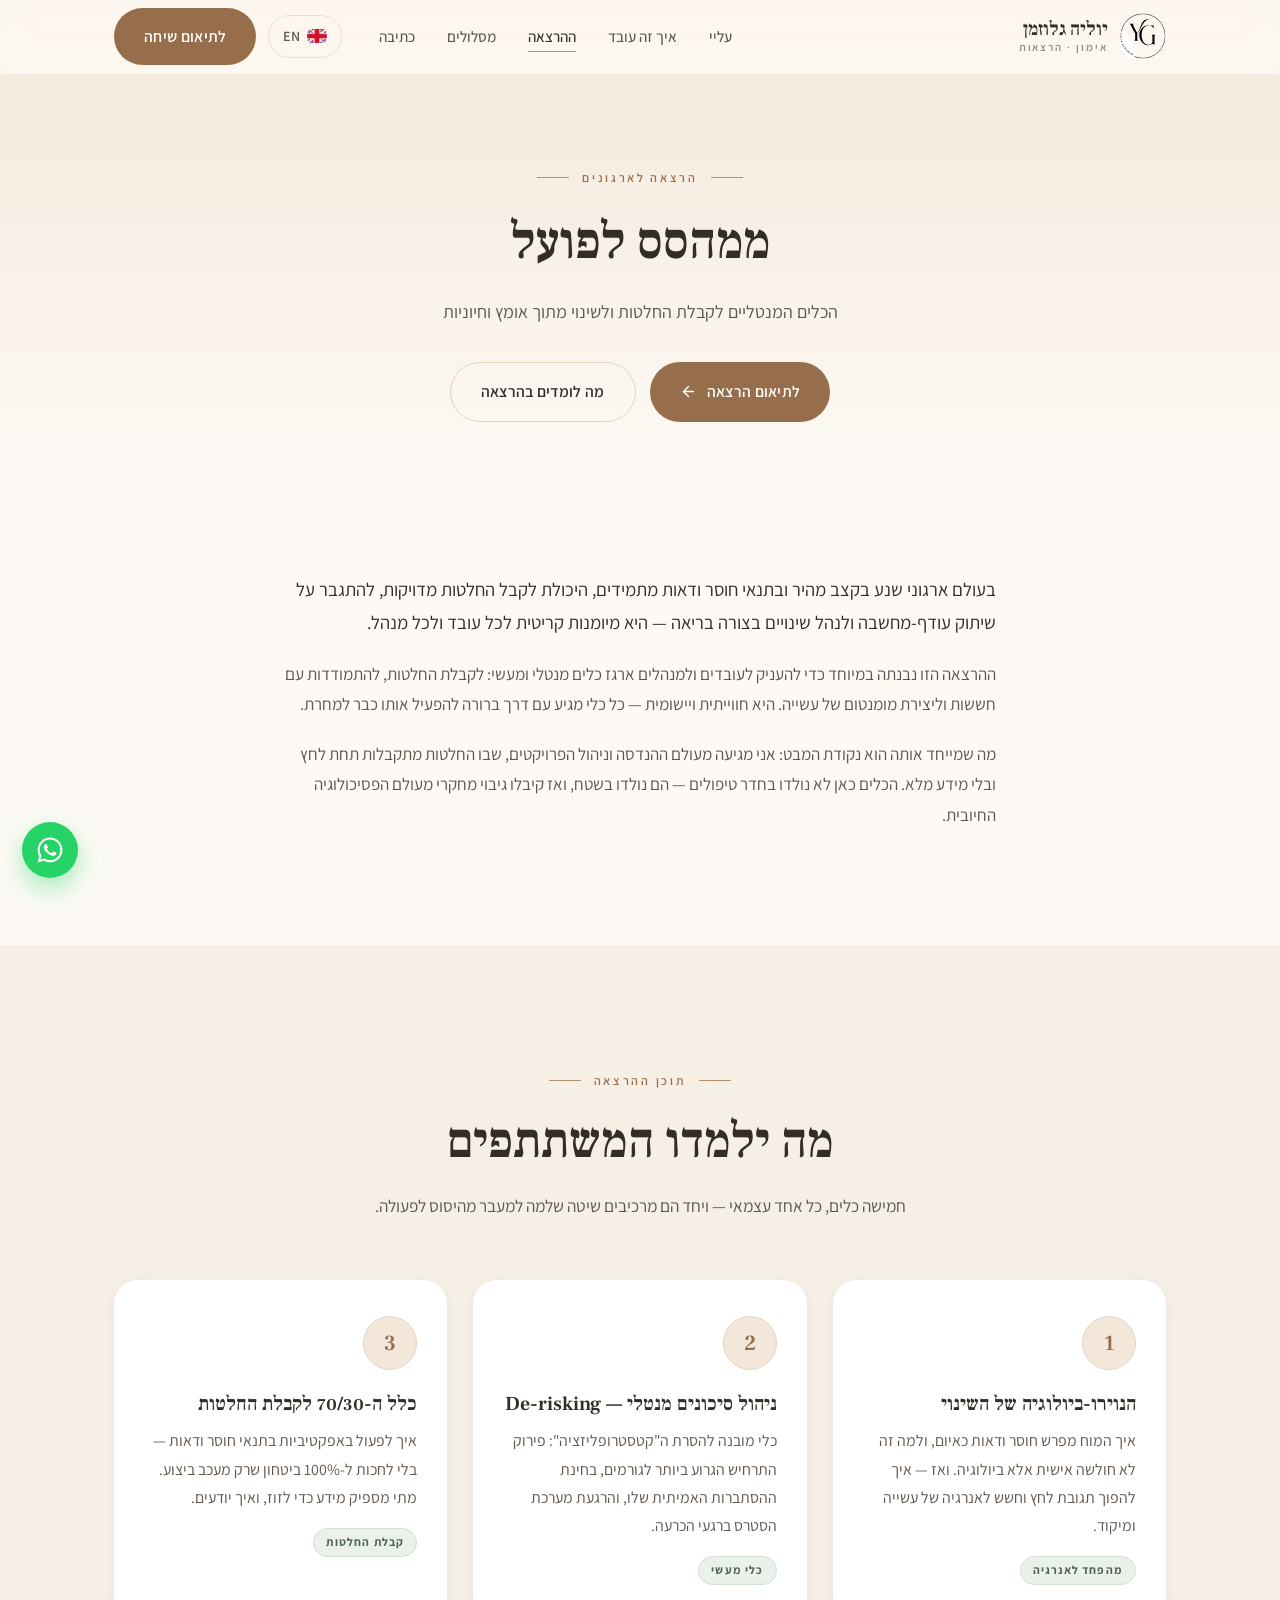
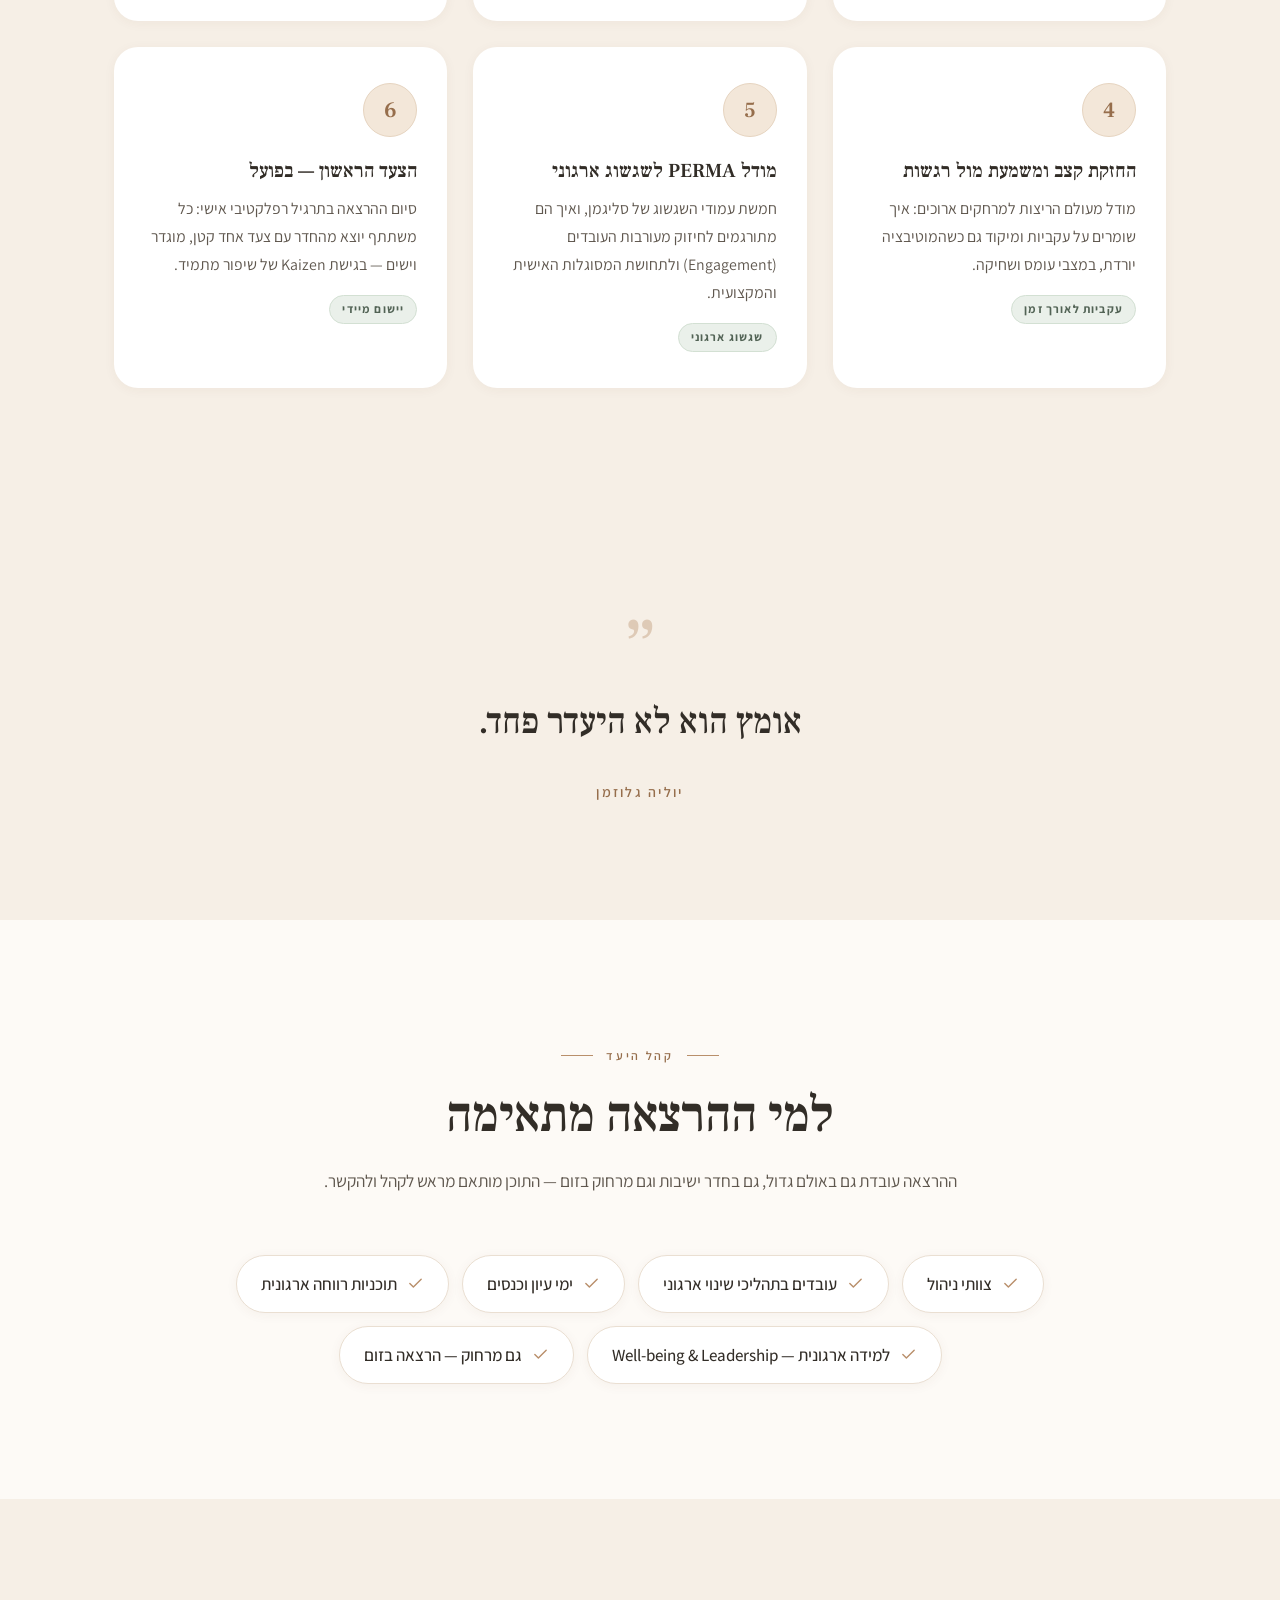
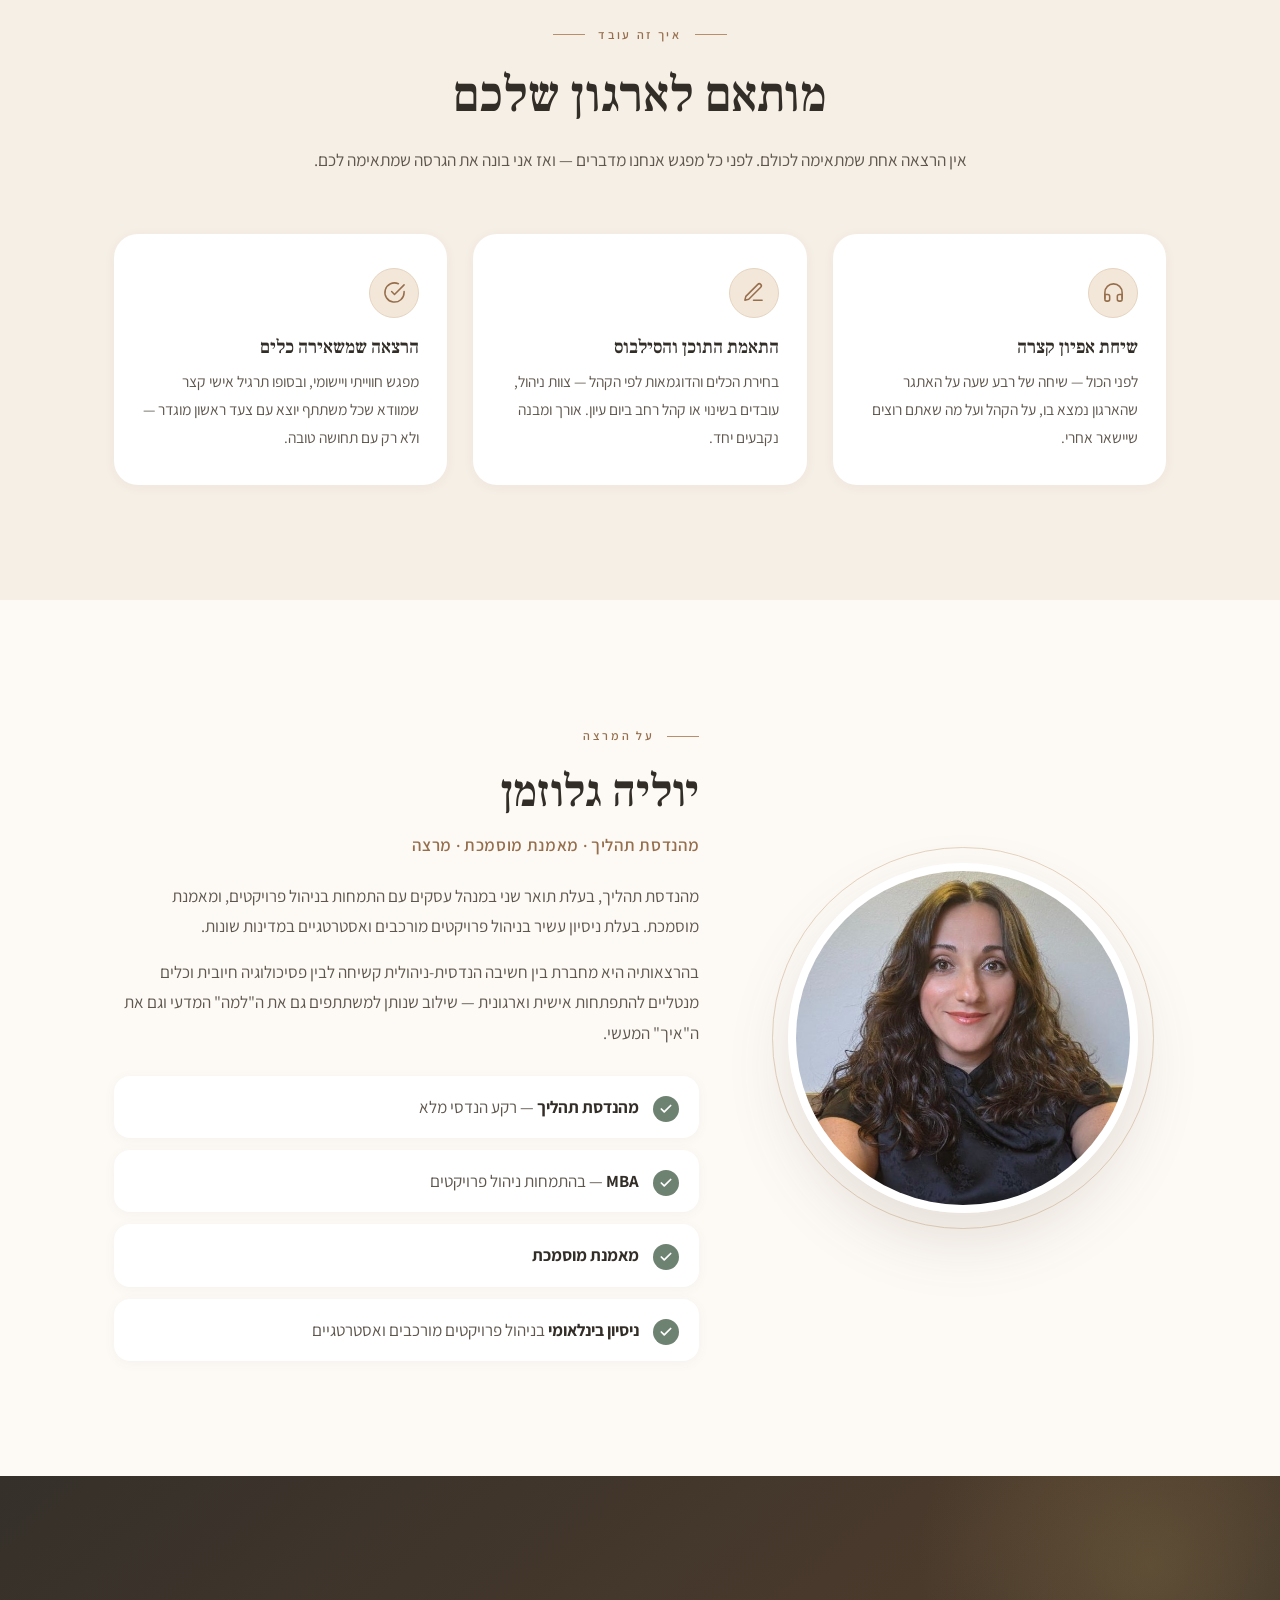
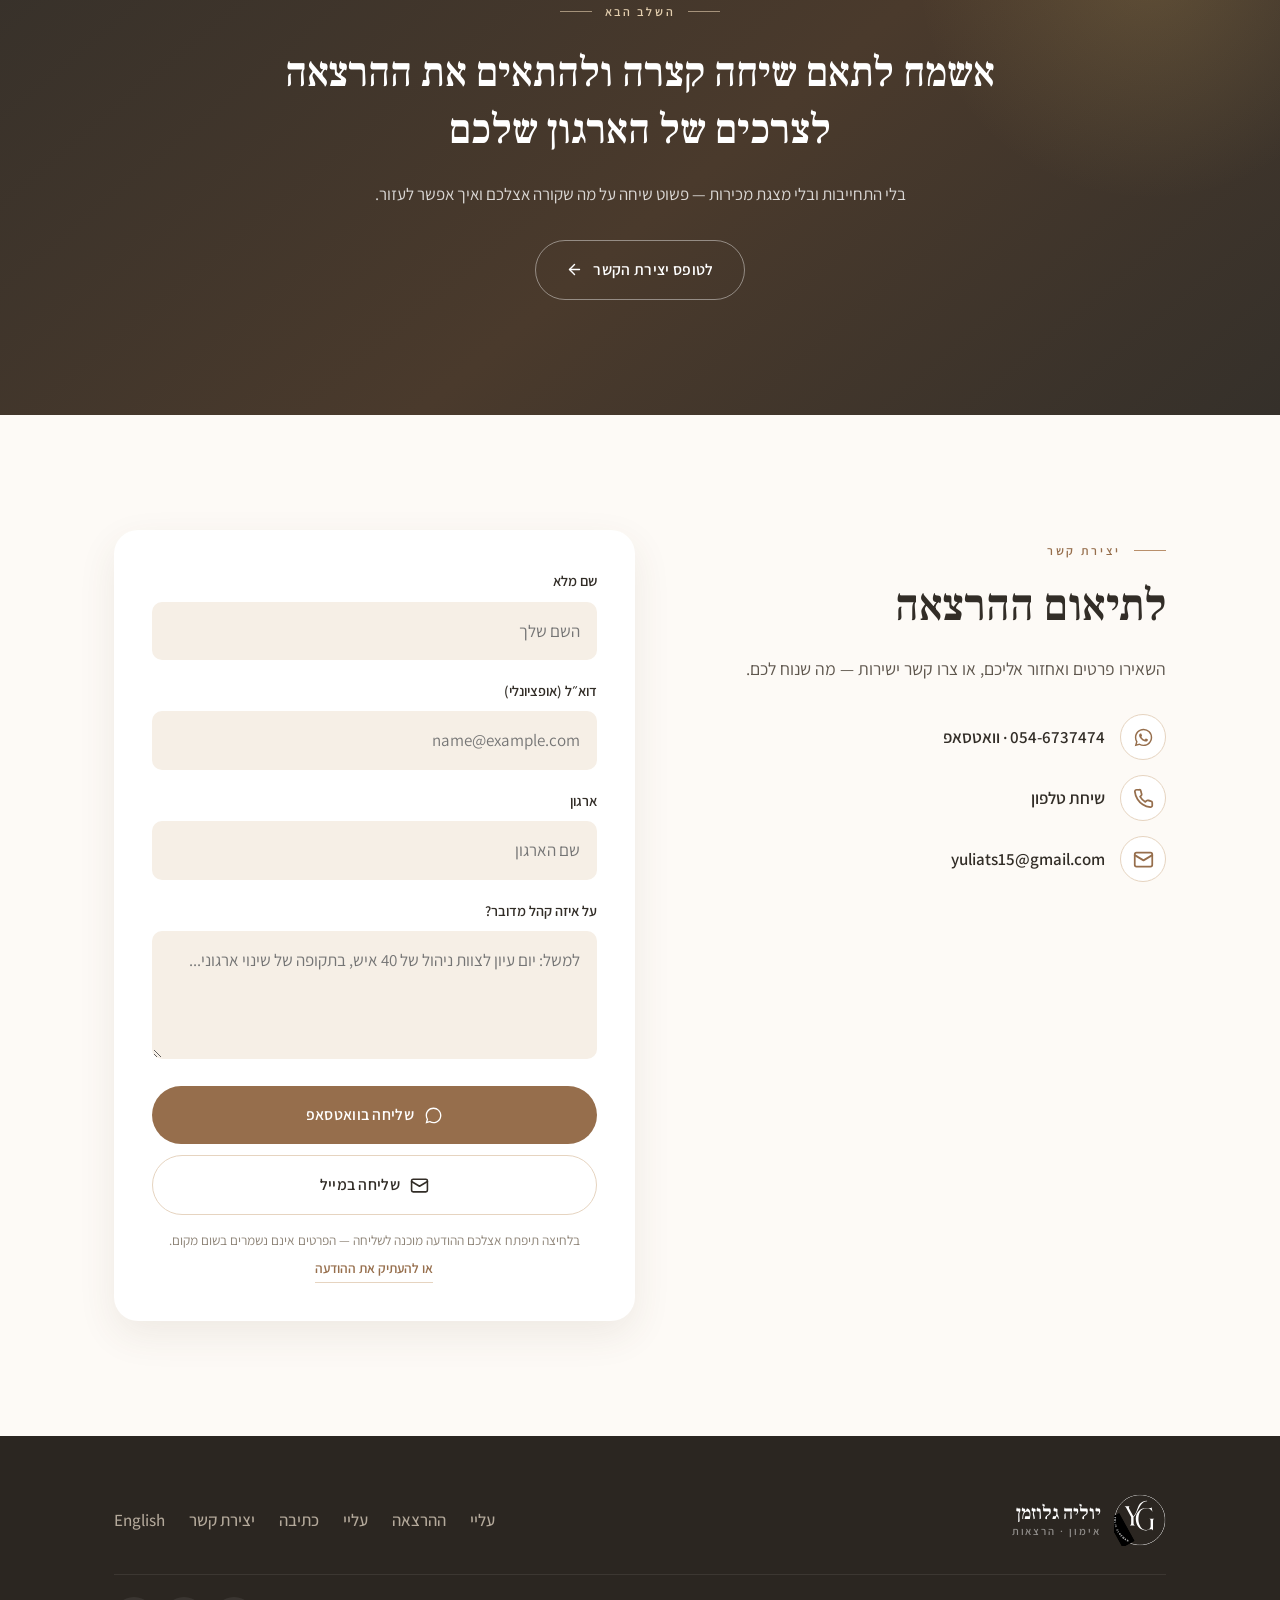
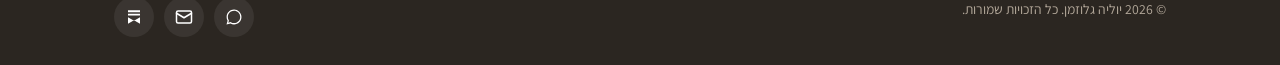
<file: lecture.html>
<!DOCTYPE html>
<html lang="he" dir="rtl">
<head>
<meta charset="utf-8">
<meta name="viewport" content="width=device-width, initial-scale=1">
<script>document.documentElement.classList.add('js')</script>
<title>ממהסס לפועל — הרצאה לארגונים | יוליה גלוזמן</title>
<meta name="description" content="«ממהסס לפועל» — הרצאה חווייתית ויישומית לארגונים על הכלים המנטליים לקבלת החלטות ולשינוי מתוך אומץ וחיוניות. לצוותי ניהול, עובדים בתהליכי שינוי, ימי עיון ותוכניות רווחה.">
<link rel="canonical" href="https://yulia.gnrg360.com/lecture">
<link rel="alternate" hreflang="he" href="https://yulia.gnrg360.com/lecture">
<link rel="alternate" hreflang="en" href="https://yulia.gnrg360.com/lecture-en">
<link rel="alternate" hreflang="x-default" href="https://yulia.gnrg360.com/lecture-en">
<meta property="og:title" content="ממהסס לפועל — הרצאה לארגונים | יוליה גלוזמן">
<meta property="og:description" content="הכלים המנטליים לקבלת החלטות ולשינוי מתוך אומץ וחיוניות — הרצאה חווייתית ויישומית לארגונים.">
<meta property="og:image" content="https://yulia.gnrg360.com/assets/logo-og.png">
<meta property="og:url" content="https://yulia.gnrg360.com/lecture">
<meta property="og:type" content="article">
<meta property="og:locale" content="he_IL">
<meta property="og:locale:alternate" content="en_US">
<link rel="icon" href="/favicon.ico" sizes="48x48">
<link rel="icon" type="image/svg+xml" href="./assets/favicon.svg">
<link rel="apple-touch-icon" href="/assets/apple-touch-icon.png">
<link rel="preconnect" href="https://fonts.googleapis.com">
<link rel="preconnect" href="https://fonts.gstatic.com" crossorigin>
<link href="https://fonts.googleapis.com/css2?family=Assistant:wght@300;400;500;600;700&family=Frank+Ruhl+Libre:wght@400;500;600;700&display=swap" rel="stylesheet">
<link rel="stylesheet" href="./assets/style.css?v=2">
<script type="application/ld+json">
{
  "@context": "https://schema.org",
  "@graph": [
    {
      "@type": "WebPage",
      "@id": "https://yulia.gnrg360.com/lecture#webpage",
      "url": "https://yulia.gnrg360.com/lecture",
      "name": "ממהסס לפועל — הרצאה לארגונים | יוליה גלוזמן",
      "description": "«ממהסס לפועל» — הרצאה חווייתית ויישומית לארגונים על הכלים המנטליים לקבלת החלטות ולשינוי מתוך אומץ וחיוניות. לצוותי ניהול, עובדים בתהליכי שינוי, ימי עיון ותוכניות רווחה.",
      "inLanguage": "he",
      "isPartOf": {
        "@id": "https://yulia.gnrg360.com/#website"
      },
      "about": {
        "@id": "https://yulia.gnrg360.com/#yulia"
      }
    },
    {
      "@type": "Service",
      "@id": "https://yulia.gnrg360.com/lecture#talk",
      "name": "ממהסס לפועל",
      "serviceType": "הרצאה לארגונים",
      "description": "«ממהסס לפועל» — הרצאה חווייתית ויישומית לארגונים על הכלים המנטליים לקבלת החלטות ולשינוי מתוך אומץ וחיוניות. לצוותי ניהול, עובדים בתהליכי שינוי, ימי עיון ותוכניות רווחה.",
      "provider": {
        "@id": "https://yulia.gnrg360.com/#yulia"
      },
      "url": "https://yulia.gnrg360.com/lecture"
    },
    {
      "@type": "Person",
      "@id": "https://yulia.gnrg360.com/#yulia",
      "name": "יוליה גלוזמן",
      "alternateName": "Yulia Glozman",
      "url": "https://yulia.gnrg360.com/",
      "image": "https://yulia.gnrg360.com/assets/yulia.jpg",
      "jobTitle": [
        "מאמנת מוסמכת",
        "מרצה",
        "מהנדסת",
        "מנהלת פרויקטים"
      ],
      "knowsLanguage": [
        "he",
        "ru",
        "en"
      ],
      "telephone": "+972-54-673-7474",
      "email": "yuliats15@gmail.com",
      "sameAs": [
        "https://jool15.substack.com"
      ]
    }
  ]
}
</script>
</head>
<body>

<!-- ============================ HEADER ============================ -->
<header class="site-header" id="top">
  <div class="container">
    <input type="checkbox" id="navcheck" class="nav-check">
    <nav class="nav">
      <a class="brand" href="/">
        <img src="./assets/logo.svg" alt="">
        <span class="brand-text">
          <span class="brand-name">יוליה גלוזמן</span>
          <span class="brand-sub">אימון · הרצאות</span>
        </span>
      </a>
      <ul class="nav-links">
        <li><a href="/#about">עליי</a></li>
        <li><a href="/#process">איך זה עובד</a></li>
        <li><a href="/lecture" class="current">ההרצאה</a></li>
        <li><a href="/#plans">מסלולים</a></li>
        <li><a href="/#writing">כתיבה</a></li>
      </ul>
      <div class="nav-actions">
        <a class="lang-switch" href="/lecture-en"><img src="./assets/flag-en.jpg" alt="">EN</a>
        <a class="btn btn-primary" href="#contact">לתיאום שיחה</a>
      </div>
      <label for="navcheck" class="nav-toggle" aria-label="תפריט"><span></span><span></span><span></span></label>
    </nav>
    <div class="mobile-menu">
      <a href="/#about">עליי</a>
      <a href="/lecture">ההרצאה</a>
      <a href="/#plans">מסלולים</a>
      <a href="/#writing">כתיבה</a>
      <a href="#contact">יצירת קשר</a>
      <a href="/lecture-en">English</a>
    </div>
  </div>
</header>

<main>
<!-- ============================ PAGE HERO ============================ -->
<section class="page-hero">
  <div class="container">
    <span class="eyebrow reveal">הרצאה לארגונים</span>
    <h1 class="reveal d1">ממהסס לפועל</h1>
    <p class="lead reveal d2">הכלים המנטליים לקבלת החלטות ולשינוי מתוך אומץ וחיוניות</p>
    <div class="cta-row reveal d3">
      <a class="btn btn-primary" href="#contact">לתיאום הרצאה
        <svg class="arrow" viewBox="0 0 24 24" fill="none" stroke="currentColor" stroke-width="2" stroke-linecap="round" stroke-linejoin="round"><line x1="5" y1="12" x2="19" y2="12"></line><polyline points="12 5 19 12 12 19"></polyline></svg>
      </a>
      <a class="btn btn-ghost" href="#modules">מה לומדים בהרצאה</a>
    </div>
  </div>
</section>

<!-- ============================ INTRO ============================ -->
<section style="padding-block-start:clamp(46px,6vw,74px)">
  <div class="container narrow reveal">
    <p style="font-size:1.16rem;color:var(--ink)">בעולם ארגוני שנע בקצב מהיר ובתנאי חוסר ודאות מתמידים, היכולת לקבל החלטות מדויקות, להתגבר על שיתוק עודף-מחשבה ולנהל שינויים בצורה בריאה — היא מיומנות קריטית לכל עובד ולכל מנהל.</p>
    <p style="margin-top:20px">ההרצאה הזו נבנתה במיוחד כדי להעניק לעובדים ולמנהלים ארגז כלים מנטלי ומעשי: לקבלת החלטות, להתמודדות עם חששות וליצירת מומנטום של עשייה. היא חווייתית ויישומית — כל כלי מגיע עם דרך ברורה להפעיל אותו כבר למחרת.</p>
    <p style="margin-top:20px">מה שמייחד אותה הוא נקודת המבט: אני מגיעה מעולם ההנדסה וניהול הפרויקטים, שבו החלטות מתקבלות תחת לחץ ובלי מידע מלא. הכלים כאן לא נולדו בחדר טיפולים — הם נולדו בשטח, ואז קיבלו גיבוי מחקרי מעולם הפסיכולוגיה החיובית.</p>
  </div>
</section>

<!-- ============================ MODULES ============================ -->
<section id="modules" class="section-soft">
  <div class="container">
    <div class="section-head center reveal">
      <span class="eyebrow">תוכן ההרצאה</span>
      <h2>מה ילמדו המשתתפים</h2>
      <p>חמישה כלים, כל אחד עצמאי — ויחד הם מרכיבים שיטה שלמה למעבר מהיסוס לפעולה.</p>
    </div>
    <div class="modules">
      <article class="module reveal">
        <h3>הנוירו-ביולוגיה של השינוי</h3>
        <p>איך המוח מפרש חוסר ודאות כאיום, ולמה זה לא חולשה אישית אלא ביולוגיה. ואז — איך להפוך תגובת לחץ וחשש לאנרגיה של עשייה ומיקוד.</p>
        <span class="tag">מהפחד לאנרגיה</span>
      </article>
      <article class="module reveal d1">
        <h3>ניהול סיכונים מנטלי — De-risking</h3>
        <p>כלי מובנה להסרת ה"קטסטרופליזציה": פירוק התרחיש הגרוע ביותר לגורמים, בחינת ההסתברות האמיתית שלו, והרגעת מערכת הסטרס ברגעי הכרעה.</p>
        <span class="tag">כלי מעשי</span>
      </article>
      <article class="module reveal d2">
        <h3>כלל ה-70/30 לקבלת החלטות</h3>
        <p>איך לפעול באפקטיביות בתנאי חוסר ודאות — בלי לחכות ל-100% ביטחון שרק מעכב ביצוע. מתי מספיק מידע כדי לזוז, ואיך יודעים.</p>
        <span class="tag">קבלת החלטות</span>
      </article>
      <article class="module reveal">
        <h3>החזקת קצב ומשמעת מול רגשות</h3>
        <p>מודל מעולם הריצות למרחקים ארוכים: איך שומרים על עקביות ומיקוד גם כשהמוטיבציה יורדת, במצבי עומס ושחיקה.</p>
        <span class="tag">עקביות לאורך זמן</span>
      </article>
      <article class="module reveal d1">
        <h3>מודל PERMA לשגשוג ארגוני</h3>
        <p>חמשת עמודי השגשוג של סליגמן, ואיך הם מתורגמים לחיזוק מעורבות העובדים (Engagement) ולתחושת המסוגלות האישית והמקצועית.</p>
        <span class="tag">שגשוג ארגוני</span>
      </article>
      <article class="module reveal d2">
        <h3>הצעד הראשון — בפועל</h3>
        <p>סיום ההרצאה בתרגיל רפלקטיבי אישי: כל משתתף יוצא מהחדר עם צעד אחד קטן, מוגדר וישים — בגישת Kaizen של שיפור מתמיד.</p>
        <span class="tag">יישום מיידי</span>
      </article>
    </div>
  </div>
</section>

<!-- ============================ QUOTE ============================ -->
<section class="quote">
  <div class="container reveal">
    <div class="mark" aria-hidden="true">”</div>
    <blockquote>אומץ הוא לא היעדר פחד.</blockquote>
    <cite>יוליה גלוזמן</cite>
  </div>
</section>

<!-- ============================ AUDIENCE ============================ -->
<section>
  <div class="container">
    <div class="section-head center reveal">
      <span class="eyebrow">קהל היעד</span>
      <h2>למי ההרצאה מתאימה</h2>
      <p>ההרצאה עובדת גם באולם גדול, גם בחדר ישיבות וגם מרחוק בזום — התוכן מותאם מראש לקהל ולהקשר.</p>
    </div>
    <div class="chips reveal">
      <span class="chip"><svg viewBox="0 0 24 24" fill="none" stroke="currentColor" stroke-width="2" stroke-linecap="round" stroke-linejoin="round"><polyline points="20 6 9 17 4 12"></polyline></svg>צוותי ניהול</span>
      <span class="chip"><svg viewBox="0 0 24 24" fill="none" stroke="currentColor" stroke-width="2" stroke-linecap="round" stroke-linejoin="round"><polyline points="20 6 9 17 4 12"></polyline></svg>עובדים בתהליכי שינוי ארגוני</span>
      <span class="chip"><svg viewBox="0 0 24 24" fill="none" stroke="currentColor" stroke-width="2" stroke-linecap="round" stroke-linejoin="round"><polyline points="20 6 9 17 4 12"></polyline></svg>ימי עיון וכנסים</span>
      <span class="chip"><svg viewBox="0 0 24 24" fill="none" stroke="currentColor" stroke-width="2" stroke-linecap="round" stroke-linejoin="round"><polyline points="20 6 9 17 4 12"></polyline></svg>תוכניות רווחה ארגונית</span>
      <span class="chip"><svg viewBox="0 0 24 24" fill="none" stroke="currentColor" stroke-width="2" stroke-linecap="round" stroke-linejoin="round"><polyline points="20 6 9 17 4 12"></polyline></svg>למידה ארגונית — Well-being &amp; Leadership</span>
      <span class="chip"><svg viewBox="0 0 24 24" fill="none" stroke="currentColor" stroke-width="2" stroke-linecap="round" stroke-linejoin="round"><polyline points="20 6 9 17 4 12"></polyline></svg>גם מרחוק — הרצאה בזום</span>
    </div>
  </div>
</section>

<!-- ============================ FORMAT ============================ -->
<section class="section-soft">
  <div class="container">
    <div class="section-head center reveal">
      <span class="eyebrow">איך זה עובד</span>
      <h2>מותאם לארגון שלכם</h2>
      <p>אין הרצאה אחת שמתאימה לכולם. לפני כל מפגש אנחנו מדברים — ואז אני בונה את הגרסה שמתאימה לכם.</p>
    </div>
    <div class="format">
      <div class="format-item reveal">
        <div class="ic"><svg viewBox="0 0 24 24" fill="none" stroke="currentColor" stroke-width="1.6" stroke-linecap="round" stroke-linejoin="round"><path d="M3 18v-6a9 9 0 0 1 18 0v6"></path><path d="M21 19a2 2 0 0 1-2 2h-1a2 2 0 0 1-2-2v-3a2 2 0 0 1 2-2h3zM3 19a2 2 0 0 0 2 2h1a2 2 0 0 0 2-2v-3a2 2 0 0 0-2-2H3z"></path></svg></div>
        <h3>שיחת אפיון קצרה</h3>
        <p>לפני הכול — שיחה של רבע שעה על האתגר שהארגון נמצא בו, על הקהל ועל מה שאתם רוצים שיישאר אחרי.</p>
      </div>
      <div class="format-item reveal d1">
        <div class="ic"><svg viewBox="0 0 24 24" fill="none" stroke="currentColor" stroke-width="1.6" stroke-linecap="round" stroke-linejoin="round"><path d="M12 20h9"></path><path d="M16.5 3.5a2.12 2.12 0 0 1 3 3L7 19l-4 1 1-4z"></path></svg></div>
        <h3>התאמת התוכן והסילבוס</h3>
        <p>בחירת הכלים והדוגמאות לפי הקהל — צוות ניהול, עובדים בשינוי או קהל רחב ביום עיון. אורך ומבנה נקבעים יחד.</p>
      </div>
      <div class="format-item reveal d2">
        <div class="ic"><svg viewBox="0 0 24 24" fill="none" stroke="currentColor" stroke-width="1.6" stroke-linecap="round" stroke-linejoin="round"><path d="M22 11.08V12a10 10 0 1 1-5.93-9.14"></path><polyline points="22 4 12 14.01 9 11.01"></polyline></svg></div>
        <h3>הרצאה שמשאירה כלים</h3>
        <p>מפגש חווייתי ויישומי, ובסופו תרגיל אישי קצר שמוודא שכל משתתף יוצא עם צעד ראשון מוגדר — ולא רק עם תחושה טובה.</p>
      </div>
    </div>
  </div>
</section>

<!-- ============================ ABOUT THE SPEAKER ============================ -->
<section id="speaker">
  <div class="container about-grid about">
    <div class="reveal">
      <div class="portrait"><div class="frame">
        <img src="./assets/yulia.jpg" alt="יוליה גלוזמן" width="624" height="630">
      </div></div>
    </div>
    <div class="reveal d1">
      <span class="eyebrow">על המרצה</span>
      <h2 style="margin-top:18px">יוליה גלוזמן</h2>
      <p class="role">מהנדסת תהליך · מאמנת מוסמכת · מרצה</p>
      <p>מהנדסת תהליך, בעלת תואר שני במנהל עסקים עם התמחות בניהול פרויקטים, ומאמנת מוסמכת. בעלת ניסיון עשיר בניהול פרויקטים מורכבים ואסטרטגיים במדינות שונות.</p>
      <p style="margin-top:16px">בהרצאותיה היא מחברת בין חשיבה הנדסית-ניהולית קשיחה לבין פסיכולוגיה חיובית וכלים מנטליים להתפתחות אישית וארגונית — שילוב שנותן למשתתפים גם את ה"למה" המדעי וגם את ה"איך" המעשי.</p>
      <div class="creds">
        <div class="cred"><span class="check"><svg viewBox="0 0 24 24" fill="none" stroke="currentColor" stroke-width="3" stroke-linecap="round" stroke-linejoin="round"><polyline points="20 6 9 17 4 12"></polyline></svg></span><span><b>מהנדסת תהליך</b> — רקע הנדסי מלא</span></div>
        <div class="cred"><span class="check"><svg viewBox="0 0 24 24" fill="none" stroke="currentColor" stroke-width="3" stroke-linecap="round" stroke-linejoin="round"><polyline points="20 6 9 17 4 12"></polyline></svg></span><span><b>MBA</b> — בהתמחות ניהול פרויקטים</span></div>
        <div class="cred"><span class="check"><svg viewBox="0 0 24 24" fill="none" stroke="currentColor" stroke-width="3" stroke-linecap="round" stroke-linejoin="round"><polyline points="20 6 9 17 4 12"></polyline></svg></span><span><b>מאמנת מוסמכת</b></span></div>
        <div class="cred"><span class="check"><svg viewBox="0 0 24 24" fill="none" stroke="currentColor" stroke-width="3" stroke-linecap="round" stroke-linejoin="round"><polyline points="20 6 9 17 4 12"></polyline></svg></span><span><b>ניסיון בינלאומי</b> בניהול פרויקטים מורכבים ואסטרטגיים</span></div>
      </div>
    </div>
  </div>
</section>

<!-- ============================ CTA BAND ============================ -->
<section class="feature">
  <div class="container reveal">
    <span class="eyebrow">השלב הבא</span>
    <h2>אשמח לתאם שיחה קצרה ולהתאים את ההרצאה לצרכים של הארגון שלכם</h2>
    <p>בלי התחייבות ובלי מצגת מכירות — פשוט שיחה על מה שקורה אצלכם ואיך אפשר לעזור.</p>
    <a class="btn btn-light" href="#contact">לטופס יצירת הקשר
      <svg class="arrow" viewBox="0 0 24 24" fill="none" stroke="currentColor" stroke-width="2" stroke-linecap="round" stroke-linejoin="round"><line x1="5" y1="12" x2="19" y2="12"></line><polyline points="12 5 19 12 12 19"></polyline></svg>
    </a>
  </div>
</section>

<!-- ============================ CONTACT ============================ -->
<section id="contact">
  <div class="container contact-grid">
    <div class="contact-info reveal">
      <span class="eyebrow">יצירת קשר</span>
      <h2 style="font-size:clamp(1.9rem,4vw,2.8rem);margin-top:18px">לתיאום ההרצאה</h2>
      <p class="lead">השאירו פרטים ואחזור אליכם, או צרו קשר ישירות — מה שנוח לכם.</p>
      <div class="contact-links">
        <a href="https://wa.me/972546737474" target="_blank" rel="noopener"><span class="ic"><svg viewBox="0 0 24 24" fill="currentColor"><path d="M12.04 2C6.58 2 2.13 6.45 2.13 11.91c0 1.75.46 3.45 1.32 4.95L2 22l5.25-1.38a9.9 9.9 0 0 0 4.79 1.22h.01c5.46 0 9.91-4.45 9.91-9.91 0-2.65-1.03-5.14-2.9-7.01A9.82 9.82 0 0 0 12.04 2zm0 18.15h-.01a8.2 8.2 0 0 1-4.19-1.15l-.3-.18-3.12.82.83-3.04-.2-.31a8.19 8.19 0 0 1-1.26-4.38c0-4.54 3.7-8.23 8.25-8.23 2.2 0 4.27.86 5.83 2.41a8.19 8.19 0 0 1 2.41 5.83c0 4.54-3.7 8.23-8.24 8.23zm4.52-6.16c-.25-.12-1.47-.72-1.69-.81-.23-.08-.39-.12-.56.13-.16.24-.64.8-.79.97-.14.16-.29.18-.54.06-.25-.13-1.05-.39-1.99-1.23-.74-.66-1.23-1.47-1.38-1.72-.14-.25-.01-.38.11-.5.11-.11.25-.29.37-.43.13-.15.17-.25.25-.41.08-.17.04-.31-.02-.43-.06-.12-.56-1.34-.76-1.84-.2-.48-.4-.42-.56-.43h-.47c-.17 0-.43.06-.66.31-.22.25-.87.85-.87 2.07 0 1.22.89 2.4 1.02 2.56.12.17 1.75 2.67 4.23 3.74.59.26 1.05.41 1.41.52.59.19 1.13.16 1.56.1.48-.07 1.47-.6 1.68-1.18.21-.58.21-1.08.14-1.18-.06-.11-.22-.17-.47-.29z"></path></svg></span>054-6737474 · וואטסאפ</a>
        <a href="tel:+972546737474"><span class="ic"><svg viewBox="0 0 24 24" fill="none" stroke="currentColor" stroke-width="2" stroke-linecap="round" stroke-linejoin="round"><path d="M22 16.92v3a2 2 0 0 1-2.18 2 19.79 19.79 0 0 1-8.63-3.07 19.5 19.5 0 0 1-6-6 19.79 19.79 0 0 1-3.07-8.67A2 2 0 0 1 4.11 2h3a2 2 0 0 1 2 1.72c.13.96.36 1.9.7 2.81a2 2 0 0 1-.45 2.11L8.09 9.91a16 16 0 0 0 6 6l1.27-1.27a2 2 0 0 1 2.11-.45c.91.34 1.85.57 2.81.7A2 2 0 0 1 22 16.92z"></path></svg></span>שיחת טלפון</a>
        <a href="mailto:yuliats15@gmail.com"><span class="ic"><svg viewBox="0 0 24 24" fill="none" stroke="currentColor" stroke-width="2" stroke-linecap="round" stroke-linejoin="round"><rect x="2" y="4" width="20" height="16" rx="2"></rect><path d="m22 7-10 6L2 7"></path></svg></span>yuliats15@gmail.com</a>
      </div>
    </div>
    <div class="reveal d1">
      <form class="form-card" id="contact-form">
        <input type="hidden" name="topic" value="הרצאה — ממהסס לפועל">
        <div class="field"><label for="c-name">שם מלא</label><input id="c-name" type="text" name="name" placeholder="השם שלך" required></div>
        <div class="field"><label for="c-email">דוא״ל (אופציונלי)</label><input id="c-email" type="email" name="email" placeholder="name@example.com"></div>
        <div class="field"><label for="c-org">ארגון</label><input id="c-org" type="text" name="organization" placeholder="שם הארגון"></div>
        <div class="field"><label for="c-msg">על איזה קהל מדובר?</label><textarea id="c-msg" name="message" placeholder="למשל: יום עיון לצוות ניהול של 40 איש, בתקופה של שינוי ארגוני..." required></textarea></div>
        <div class="form-actions">
          <a class="btn btn-primary" data-send="whatsapp" href="#" target="_blank" rel="noopener">
            <svg viewBox="0 0 24 24" fill="currentColor"><path d="M12.04 2C6.58 2 2.13 6.45 2.13 11.91c0 1.75.46 3.45 1.32 4.95L2 22l5.25-1.38a9.9 9.9 0 0 0 4.79 1.22h.01c5.46 0 9.91-4.45 9.91-9.91 0-2.65-1.03-5.14-2.9-7.01A9.82 9.82 0 0 0 12.04 2zm0 18.15h-.01a8.2 8.2 0 0 1-4.19-1.15l-.3-.18-3.12.82.83-3.04-.2-.31a8.19 8.19 0 0 1-1.26-4.38c0-4.54 3.7-8.23 8.25-8.23 2.2 0 4.27.86 5.83 2.41a8.19 8.19 0 0 1 2.41 5.83c0 4.54-3.7 8.23-8.24 8.23z"></path></svg>
            שליחה בוואטסאפ
          </a>
          <a class="btn btn-ghost" data-send="email" href="#">
            <svg viewBox="0 0 24 24" fill="none" stroke="currentColor" stroke-width="2" stroke-linecap="round" stroke-linejoin="round"><rect x="2" y="4" width="20" height="16" rx="2"></rect><path d="m22 7-10 6L2 7"></path></svg>
            שליחה במייל
          </a>
        </div>
        <div class="form-note">בלחיצה תיפתח אצלכם ההודעה מוכנה לשליחה — הפרטים אינם נשמרים בשום מקום.<br><button type="button" class="link-copy" data-send="copy">או להעתיק את ההודעה</button></div>
      </form>
    </div>
  </div>
</section>
</main>

<!-- ============================ FOOTER ============================ -->
<footer class="site-footer">
  <div class="container">
    <div class="footer-top">
      <a class="footer-brand" href="/">
        <img src="./assets/logo.svg" alt="">
        <span class="brand-text">
          <span class="brand-name">יוליה גלוזמן</span>
          <span class="brand-sub">אימון · הרצאות</span>
        </span>
      </a>
      <div class="footer-links">
        <a href="/#about">עליי</a>
        <a href="/lecture">ההרצאה</a>
        <a href="/#about">עליי</a>
        <a href="/#writing">כתיבה</a>
        <a href="#contact">יצירת קשר</a>
        <a href="/lecture-en">English</a>
      </div>
    </div>
    <div class="footer-bottom">
      <span>© 2026 יוליה גלוזמן. כל הזכויות שמורות.</span>
      <div class="footer-social">
        <a href="https://wa.me/972546737474" target="_blank" rel="noopener" aria-label="וואטסאפ"><svg viewBox="0 0 24 24" fill="currentColor"><path d="M12.04 2C6.58 2 2.13 6.45 2.13 11.91c0 1.75.46 3.45 1.32 4.95L2 22l5.25-1.38a9.9 9.9 0 0 0 4.79 1.22h.01c5.46 0 9.91-4.45 9.91-9.91 0-2.65-1.03-5.14-2.9-7.01A9.82 9.82 0 0 0 12.04 2zm0 18.15h-.01a8.2 8.2 0 0 1-4.19-1.15l-.3-.18-3.12.82.83-3.04-.2-.31a8.19 8.19 0 0 1-1.26-4.38c0-4.54 3.7-8.23 8.25-8.23 2.2 0 4.27.86 5.83 2.41a8.19 8.19 0 0 1 2.41 5.83c0 4.54-3.7 8.23-8.24 8.23z"></path></svg></a>
        <a href="mailto:yuliats15@gmail.com" aria-label="מייל"><svg viewBox="0 0 24 24" fill="none" stroke="currentColor" stroke-width="2" stroke-linecap="round" stroke-linejoin="round"><rect x="2" y="4" width="20" height="16" rx="2"></rect><path d="m22 7-10 6L2 7"></path></svg></a>
        <a href="https://jool15.substack.com" target="_blank" rel="noopener" aria-label="Substack"><svg viewBox="0 0 24 24" fill="currentColor"><path d="M4 3h16v2.5H4zM4 7.5h16V10H4zM4 12.2 12 17l8-4.8V21l-8-4.8L4 21z"></path></svg></a>
      </div>
    </div>
  </div>
</footer>


<a class="fab-wa" href="https://wa.me/972546737474" target="_blank" rel="noopener" aria-label="שליחת הודעה בוואטסאפ">
  <svg viewBox="0 0 24 24" fill="currentColor"><path d="M12.04 2C6.58 2 2.13 6.45 2.13 11.91c0 1.75.46 3.45 1.32 4.95L2 22l5.25-1.38a9.9 9.9 0 0 0 4.79 1.22h.01c5.46 0 9.91-4.45 9.91-9.91 0-2.65-1.03-5.14-2.9-7.01A9.82 9.82 0 0 0 12.04 2zm0 18.15h-.01a8.2 8.2 0 0 1-4.19-1.15l-.3-.18-3.12.82.83-3.04-.2-.31a8.19 8.19 0 0 1-1.26-4.38c0-4.54 3.7-8.23 8.25-8.23 2.2 0 4.27.86 5.83 2.41a8.19 8.19 0 0 1 2.41 5.83c0 4.54-3.7 8.23-8.24 8.23zm4.52-6.16c-.25-.12-1.47-.72-1.69-.81-.23-.08-.39-.12-.56.13-.16.24-.64.8-.79.97-.14.16-.29.18-.54.06-.25-.13-1.05-.39-1.99-1.23-.74-.66-1.23-1.47-1.38-1.72-.14-.25-.01-.38.11-.5.11-.11.25-.29.37-.43.13-.15.17-.25.25-.41.08-.17.04-.31-.02-.43-.06-.12-.56-1.34-.76-1.84-.2-.48-.4-.42-.56-.43h-.47c-.17 0-.43.06-.66.31-.22.25-.87.85-.87 2.07 0 1.22.89 2.4 1.02 2.56.12.17 1.75 2.67 4.23 3.74.59.26 1.05.41 1.41.52.59.19 1.13.16 1.56.1.48-.07 1.47-.6 1.68-1.18.21-.58.21-1.08.14-1.18-.06-.11-.22-.17-.47-.29z"></path></svg>
</a>

<script src="./assets/app.js?v=2"></script>
</body>
</html>
</file>
<file: assets/style.css>
/* ==========================================================================
   Yulia Glozman — design system & components
   Shared by:  index.html / lecture.html    (Hebrew, RTL)
               en.html    / lecture-en.html (English, LTR)

   Design direction: warm, calm, editorial. Classic serif headings, sand and
   clay tones, circular portraits, generous whitespace. Deliberately NOT a
   corporate/tech look — it should feel like a person, not a company.
   Uses CSS logical properties so the same rules work in both directions.
   ========================================================================== */

:root {
  /* Palette — warm neutrals from the brochure, with a grounding sage */
  --clay:       #B98F6B;   /* primary accent */
  --clay-deep:  #966E4C;
  --clay-soft:  #F3E7D9;   /* tinted backgrounds */
  --clay-line:  #E6D4C0;
  --sand:       #EDE2D4;
  --sage:       #6E8271;   /* secondary accent */
  --sage-deep:  #526355;
  --sage-soft:  #EAF0EA;
  --sage-line:  #D3E0D3;

  --ink:    #322D27;       /* headings */
  --body:   #5F574E;       /* body text */
  --muted:  #8E8478;       /* secondary text */
  --bg:     #FDFAF6;
  --bg-soft:#F6EFE6;
  --line:   #EADFD2;
  --footer: #2B2621;

  /* Type — English default; Hebrew overridden below */
  --f-head: 'Cormorant Garamond', Georgia, serif;
  --f-body: 'Karla', system-ui, sans-serif;

  /* Shape & depth — softer and lighter than a corporate site */
  --r-sm: 10px;
  --r: 16px;
  --r-lg: 24px;
  --shadow-sm: 0 2px 12px rgba(90, 66, 44, .05);
  --shadow:    0 14px 38px rgba(90, 66, 44, .09);
  --shadow-lg: 0 28px 64px rgba(90, 66, 44, .14);

  --container: 1100px;
  --nav-h: 74px;
}

/* Hebrew pairing: Frank Ruhl Libre (serif headings) + Assistant (body) */
html[lang="he"] {
  --f-head: 'Frank Ruhl Libre', Georgia, serif;
  --f-body: 'Assistant', system-ui, sans-serif;
}

/* --------------------------------------------------------------- reset */
*, *::before, *::after { box-sizing: border-box; }
* { margin: 0; }
html { scroll-behavior: smooth; -webkit-text-size-adjust: 100%; }
body {
  font-family: var(--f-body);
  color: var(--body);
  background: var(--bg);
  line-height: 1.78;
  font-size: 17px;
  -webkit-font-smoothing: antialiased;
  text-rendering: optimizeLegibility;
  overflow-x: hidden;
}
img, svg { display: block; max-width: 100%; }
a { color: inherit; text-decoration: none; }
button { font: inherit; cursor: pointer; border: 0; background: none; }
ul { list-style: none; padding: 0; }
::selection { background: var(--clay-soft); color: var(--ink); }
:focus-visible { outline: 2px solid var(--clay-deep); outline-offset: 3px; border-radius: 4px; }

h1, h2, h3, h4 {
  font-family: var(--f-head);
  color: var(--ink);
  line-height: 1.24;
  font-weight: 600;
  letter-spacing: 0;
}
/* Cormorant runs small and light — nudge the English weight/size up */
html[lang="en"] h1, html[lang="en"] h2, html[lang="en"] h3 { font-weight: 600; letter-spacing: -.005em; }

/* --------------------------------------------------------------- layout */
.container { width: 100%; max-width: var(--container); margin-inline: auto; padding-inline: 24px; }
section { padding-block: clamp(66px, 9vw, 128px); position: relative; scroll-margin-block-start: calc(var(--nav-h) + 8px); }
.section-soft { background: var(--bg-soft); }
.section-warm { background: linear-gradient(180deg, var(--clay-soft), var(--bg)); }
.narrow { max-width: 760px; margin-inline: auto; }

/* Editorial label: a small rule + spaced small-caps, instead of a filled pill */
.eyebrow {
  display: inline-flex; align-items: center; gap: 13px;
  font-family: var(--f-body); font-weight: 600; font-size: .76rem;
  letter-spacing: .22em; text-transform: uppercase;
  color: var(--clay-deep);
}
.eyebrow::before { content: ""; width: 32px; height: 1px; background: var(--clay); flex: none; }
.center .eyebrow::after, .page-hero .eyebrow::after, .feature .eyebrow::after, .quote .eyebrow::after {
  content: ""; width: 32px; height: 1px; background: var(--clay); flex: none;
}

.section-head { max-width: 700px; margin-bottom: 58px; }
.section-head.center { margin-inline: auto; text-align: center; }
.section-head.center .eyebrow { justify-content: center; }
.section-head h2 { font-size: clamp(2rem, 4.2vw, 3.1rem); margin-top: 20px; }
.section-head p { margin-top: 18px; font-size: 1.08rem; color: var(--body); }

/* --------------------------------------------------------------- buttons */
.btn {
  display: inline-flex; align-items: center; justify-content: center; gap: 10px;
  font-family: var(--f-body); font-weight: 600; font-size: .98rem; letter-spacing: .02em;
  padding: 15px 30px; border-radius: 999px;
  transition: transform .22s ease, box-shadow .22s ease, background .22s ease, border-color .22s ease, color .22s ease;
  white-space: nowrap;
}
.btn svg { width: 17px; height: 17px; flex: none; }
.btn-primary { background: var(--clay-deep); color: #fff; }
.btn-primary:hover { background: var(--ink); transform: translateY(-2px); box-shadow: 0 12px 26px rgba(50,45,39,.22); }
.btn-ghost { background: transparent; color: var(--ink); border: 1.5px solid var(--clay-line); }
.btn-ghost:hover { border-color: var(--clay-deep); background: #fff; transform: translateY(-2px); box-shadow: var(--shadow-sm); }
.btn-light { background: transparent; color: #fff; border: 1.5px solid rgba(255,255,255,.42); }
.btn-light:hover { background: #fff; color: var(--ink); transform: translateY(-2px); }
[dir="rtl"] .btn svg.arrow { transform: scaleX(-1); }

/* quiet text link with a trailing arrow */
.link-arrow { display: inline-flex; align-items: center; gap: 9px; font-family: var(--f-body); font-weight: 600; color: var(--clay-deep); border-block-end: 1.5px solid var(--clay-line); padding-block-end: 3px; transition: color .2s, border-color .2s; }
.link-arrow:hover { color: var(--ink); border-color: var(--clay-deep); }
.link-arrow svg { width: 16px; height: 16px; }
[dir="rtl"] .link-arrow svg { transform: scaleX(-1); }

/* --------------------------------------------------------------- header */
.site-header {
  position: fixed; inset-block-start: 0; inset-inline: 0; z-index: 100;
  height: var(--nav-h);
  display: flex; align-items: center;
  background: rgba(253,250,246,.80);
  backdrop-filter: saturate(150%) blur(14px);
  -webkit-backdrop-filter: saturate(150%) blur(14px);
  border-block-end: 1px solid transparent;
  transition: border-color .25s, box-shadow .25s;
}
.site-header.scrolled { border-block-end-color: var(--line); box-shadow: 0 4px 22px rgba(90,66,44,.04); }
.nav { display: flex; align-items: center; gap: 22px; width: 100%; }
.brand { display: flex; align-items: center; gap: 12px; color: var(--ink); }
.brand img { width: 46px; height: 46px; flex: none; }
.brand-text { display: grid; line-height: 1.2; }
.brand-name { font-family: var(--f-head); font-weight: 600; font-size: 1.2rem; }
.brand-sub { font-family: var(--f-body); font-size: .68rem; letter-spacing: .18em; text-transform: uppercase; color: var(--muted); font-weight: 600; }
.nav-links { display: flex; align-items: center; gap: 2px; margin-inline-start: auto; }
.nav-links a { position: relative; font-family: var(--f-body); font-weight: 500; font-size: .95rem; color: var(--body); padding: 8px 15px; transition: color .2s; }
.nav-links a::after { content: ""; position: absolute; inset-block-end: 2px; inset-inline: 15px; height: 1.5px; background: var(--clay); transform: scaleX(0); transform-origin: center; transition: transform .25s ease; }
.nav-links a:hover, .nav-links a.current { color: var(--ink); }
.nav-links a:hover::after, .nav-links a.current::after { transform: scaleX(1); }
.nav-actions { display: flex; align-items: center; gap: 12px; }
.lang-switch { display: inline-flex; align-items: center; gap: 7px; font-family: var(--f-body); font-weight: 600; font-size: .88rem; color: var(--body); padding: 8px 14px; border: 1.5px solid var(--line); border-radius: 999px; transition: border-color .2s, color .2s; }
.lang-switch:hover { border-color: var(--clay); color: var(--ink); }
.lang-switch img { width: 20px; height: 14px; border-radius: 2px; object-fit: cover; }

/* mobile nav (CSS-only toggle) */
.nav-toggle, .nav-check { display: none; }
@media (max-width: 900px) {
  .nav-links, .nav-actions .btn { display: none; }
  .nav-toggle {
    display: inline-flex; flex-direction: column; gap: 5px; margin-inline-start: auto;
    width: 44px; height: 44px; align-items: center; justify-content: center; border-radius: 10px;
  }
  .nav-toggle span { width: 22px; height: 1.5px; background: var(--ink); border-radius: 2px; transition: .25s; }
  .mobile-menu {
    position: fixed; inset-block-start: var(--nav-h); inset-inline: 0;
    background: rgba(253,250,246,.99); backdrop-filter: blur(14px);
    border-block-end: 1px solid var(--line);
    display: grid; gap: 2px; padding: 18px 24px 26px;
    transform: translateY(-130%); transition: transform .3s ease; box-shadow: var(--shadow);
  }
  .mobile-menu a { font-family: var(--f-body); font-weight: 500; color: var(--ink); padding: 14px 6px; border-block-end: 1px solid var(--line); }
  .mobile-menu a:last-child { border: 0; }
  .nav-check:checked ~ .mobile-menu { transform: translateY(0); }
  .nav-check:checked ~ .nav .nav-toggle span:nth-child(1) { transform: translateY(6.5px) rotate(45deg); }
  .nav-check:checked ~ .nav .nav-toggle span:nth-child(2) { opacity: 0; }
  .nav-check:checked ~ .nav .nav-toggle span:nth-child(3) { transform: translateY(-6.5px) rotate(-45deg); }
}
@media (min-width: 901px) { .mobile-menu { display: none; } }

/* --------------------------------------------------------------- hero */
.hero { padding-block: calc(var(--nav-h) + clamp(48px, 7vw, 92px)) clamp(56px, 7vw, 96px); overflow: hidden; }
.hero::before {
  content: ""; position: absolute; z-index: 0; inset-block-start: -220px; inset-inline-end: -180px;
  width: 660px; height: 660px; border-radius: 50%;
  background: radial-gradient(circle at center, rgba(185,143,107,.30), rgba(185,143,107,0) 62%);
  filter: blur(12px); pointer-events: none;
  animation: blob-drift 16s ease-in-out infinite alternate;
}
.hero::after {
  content: ""; position: absolute; z-index: 0; inset-block-end: -200px; inset-inline-start: -160px;
  width: 460px; height: 460px; border-radius: 50%;
  background: radial-gradient(circle at center, rgba(110,130,113,.20), rgba(110,130,113,0) 62%);
  filter: blur(12px); pointer-events: none;
  animation: blob-drift 20s ease-in-out infinite alternate-reverse;
}
@keyframes blob-drift {
  from { transform: translate(0, 0) scale(1); }
  to   { transform: translate(-34px, 26px) scale(1.06); }
}
.hero-grid { position: relative; z-index: 1; display: grid; grid-template-columns: 1.08fr .92fr; gap: 60px; align-items: center; }
.hero h1 { font-size: clamp(2.2rem, 4.8vw, 3.5rem); line-height: 1.18; }
.hero .lead { margin-top: 24px; font-size: 1.14rem; max-width: 33em; }
/* the three pillars under the headline — one uniform color, weight does the work */
.hero-pillars { margin-top: 26px; display: grid; gap: 13px; max-width: 34em; }
.hero-pillars p { font-size: 1.06rem; line-height: 1.65; color: var(--body); }
.hero-pillars b { font-weight: 700; color: inherit; }
.hero .cta-row { margin-top: 34px; display: flex; flex-wrap: wrap; gap: 14px; }
.hero-badge { margin-top: 30px; display: flex; align-items: center; gap: 11px; color: var(--body); font-weight: 500; font-size: .95rem; line-height: 1.5; }
.hero-badge .dot { width: 8px; height: 8px; border-radius: 50%; background: var(--sage); flex: none; }

/* signature circular portrait with a fine offset ring */
.portrait { position: relative; width: min(420px, 86%); margin-inline: auto; }
.portrait .frame {
  border-radius: 50%; overflow: hidden;
  box-shadow: var(--shadow-lg); border: 8px solid #fff;
  aspect-ratio: 1;
}
.portrait .frame img { width: 100%; height: 100%; object-fit: cover; object-position: center 24%; }
.portrait::before {
  content: ""; position: absolute; inset: -16px;
  border-radius: 50%; border: 1.5px solid var(--clay-line);
  z-index: -1; pointer-events: none;
}

/* photo placeholder — shows only if the photo file is missing */
.photo-ph {
  width: 100%; height: 100%;
  background: linear-gradient(155deg, var(--clay-soft), var(--sand) 52%, var(--sage-soft));
  display: grid; place-items: center; align-content: center; gap: 15px; padding: 32px; text-align: center;
}
.photo-ph svg { width: 68px; height: 68px; color: var(--clay-deep); opacity: .5; }
.photo-ph span { font-family: var(--f-body); font-size: .82rem; color: var(--clay-deep); font-weight: 600; letter-spacing: .03em; max-width: 18em; line-height: 1.6; }

/* --------------------------------------------------------------- page hero (inner pages) */
.page-hero { padding-block: calc(var(--nav-h) + clamp(48px, 6.5vw, 84px)) clamp(52px, 6vw, 80px); overflow: hidden; text-align: center; background: linear-gradient(180deg, var(--clay-soft), var(--bg)); }
.page-hero .eyebrow { justify-content: center; }
.page-hero h1 { font-size: clamp(2rem, 4.6vw, 3.2rem); margin-top: 22px; max-width: 16em; margin-inline: auto; line-height: 1.24; }
.page-hero .lead { margin: 22px auto 0; font-size: 1.12rem; max-width: 40em; }
.page-hero .cta-row { margin-top: 34px; display: flex; flex-wrap: wrap; gap: 14px; justify-content: center; }

/* --------------------------------------------------------------- process steps (how coaching works) */
.steps { display: grid; grid-template-columns: repeat(3, 1fr); gap: 26px; counter-reset: st; position: relative; }
.step {
  background: #fff; border-radius: var(--r-lg);
  padding: 38px 30px; box-shadow: var(--shadow-sm); position: relative;
  transition: transform .25s ease, box-shadow .25s ease;
}
.step:hover { transform: translateY(-5px); box-shadow: var(--shadow); }
.step::before {
  counter-increment: st; content: counter(st);
  font-family: var(--f-head); font-weight: 600; font-size: 1.5rem; color: #fff;
  width: 56px; height: 56px; border-radius: 50%;
  background: linear-gradient(140deg, var(--clay), var(--clay-deep));
  display: grid; place-items: center; margin-bottom: 22px;
  box-shadow: 0 10px 22px rgba(150,110,76,.32);
}
.step h3 { font-size: 1.28rem; margin-bottom: 11px; }
.step p { font-size: 1rem; }

/* --------------------------------------------------------------- coaching plans */
.tracks { display: grid; grid-template-columns: 1fr 1fr; gap: 28px; }
.track {
  background: #fff; border-radius: var(--r-lg);
  padding: 42px 38px; box-shadow: var(--shadow-sm);
  border-block-start: 3px solid var(--clay);
  transition: transform .25s ease, box-shadow .25s ease;
  display: flex; flex-direction: column;
}
.track.alt { border-block-start-color: var(--sage); }
.track:hover { transform: translateY(-6px); box-shadow: var(--shadow); }
.track .ic { width: 56px; height: 56px; border-radius: 50%; display: grid; place-items: center; margin-bottom: 24px;
  background: var(--clay-soft); border: 1.5px solid var(--clay-line); color: var(--clay-deep); }
.track.alt .ic { background: var(--sage-soft); border-color: var(--sage-line); color: var(--sage-deep); }
.track .ic svg { width: 27px; height: 27px; }
.track .kicker { font-family: var(--f-body); font-size: .74rem; font-weight: 700; letter-spacing: .2em; text-transform: uppercase; color: var(--clay-deep); }
.track.alt .kicker { color: var(--sage-deep); }
.track h3 { font-size: 1.72rem; margin-block: 10px 14px; }
.track > p { font-size: 1.02rem; }
.track ul { margin-top: 24px; display: grid; gap: 12px; }
.track li { display: flex; gap: 12px; align-items: flex-start; font-size: .99rem; line-height: 1.6; }
.track li svg { width: 18px; height: 18px; flex: none; margin-block-start: 6px; color: var(--clay); }
.track.alt li svg { color: var(--sage); }
.track .track-cta { margin-block-start: auto; padding-block-start: 30px; }

/* price note under the plan cards */
.price-note { margin-top: 44px; text-align: center; }
.price-chip {
  display: inline-flex; align-items: baseline; gap: 10px;
  background: #fff; border: 1.5px solid var(--clay-line); border-radius: 999px;
  padding: 14px 30px; box-shadow: var(--shadow-sm);
  font-family: var(--f-body); font-weight: 600; color: var(--ink);
}
.price-chip .amount { font-family: var(--f-head); font-weight: 700; font-size: 1.7rem; color: var(--clay-deep); line-height: 1; }
.price-note p { margin-top: 16px; font-size: .95rem; color: var(--muted); }

/* --------------------------------------------------------------- modules (lecture content) */
.modules { display: grid; grid-template-columns: repeat(3, 1fr); gap: 26px; counter-reset: m; }
.module {
  background: #fff; border-radius: var(--r-lg);
  padding: 36px 30px; box-shadow: var(--shadow-sm); position: relative;
  transition: transform .25s ease, box-shadow .25s ease;
}
.module:hover { transform: translateY(-5px); box-shadow: var(--shadow); }
.module::before {
  counter-increment: m; content: counter(m);
  font-family: var(--f-head); font-weight: 600; font-size: 1.35rem; color: var(--clay-deep);
  width: 54px; height: 54px; border-radius: 50%;
  border: 1.5px solid var(--clay-line); background: var(--clay-soft);
  display: grid; place-items: center; margin-bottom: 22px;
}
.module h3 { font-size: 1.24rem; margin-bottom: 11px; }
.module p { font-size: .99rem; }
.module .tag { display: inline-block; margin-block-start: 16px; font-family: var(--f-body); font-size: .73rem; font-weight: 700; letter-spacing: .1em; text-transform: uppercase; color: var(--sage-deep); background: var(--sage-soft); border: 1px solid var(--sage-line); padding: 3px 12px; border-radius: 999px; }

/* --------------------------------------------------------------- audience chips */
.chips { display: flex; flex-wrap: wrap; gap: 13px; justify-content: center; }
.chip {
  display: inline-flex; align-items: center; gap: 10px;
  background: #fff; border: 1px solid var(--line); border-radius: 999px;
  padding: 13px 24px; font-family: var(--f-body); font-weight: 500; color: var(--ink);
  box-shadow: var(--shadow-sm); transition: transform .2s, border-color .2s;
}
.chip:hover { transform: translateY(-3px); border-color: var(--clay-line); }
.chip svg { width: 17px; height: 17px; color: var(--clay); flex: none; }

/* --------------------------------------------------------------- pull quote */
.quote { text-align: center; background: var(--bg-soft); }
.quote .mark { font-family: var(--f-head); font-size: 5.5rem; line-height: .8; color: var(--clay); opacity: .38; margin-bottom: 6px; }
.quote blockquote { font-family: var(--f-head); font-weight: 500; font-style: italic; font-size: clamp(1.45rem, 3.2vw, 2.25rem); line-height: 1.52; color: var(--ink); max-width: 24em; margin-inline: auto; }
html[lang="he"] .quote blockquote { font-style: normal; }  /* Frank Ruhl Libre has no true italic */
.quote cite { display: block; margin-top: 30px; font-family: var(--f-body); font-style: normal; font-weight: 600; font-size: .88rem; letter-spacing: .16em; text-transform: uppercase; color: var(--clay-deep); }

/* --------------------------------------------------------------- feature band */
.feature { background: linear-gradient(140deg, #35302A, #4A3A2C 55%, #35302A); color: #fff; text-align: center; overflow: hidden; }
.feature::before {
  content: ""; position: absolute; inset-block-start: -160px; inset-inline-start: -120px;
  width: 500px; height: 500px; border-radius: 50%;
  background: radial-gradient(circle, rgba(201,169,97,.20), transparent 66%); pointer-events: none;
}
.feature .container { position: relative; z-index: 1; }
.feature .eyebrow { color: #E4CFAF; justify-content: center; }
.feature .eyebrow::before, .feature .eyebrow::after { background: rgba(228,207,175,.6); }
.feature h2 { color: #fff; font-size: clamp(1.75rem, 3.8vw, 2.6rem); max-width: 19em; margin: 22px auto 0; line-height: 1.38; }
.feature p { color: rgba(255,255,255,.80); max-width: 44em; margin: 20px auto 30px; font-size: 1.06rem; }
.feature .who { margin-block-start: 26px; font-family: var(--f-body); font-size: .95rem; color: rgba(255,255,255,.68); letter-spacing: .06em; }

/* --------------------------------------------------------------- about */
.about-grid { display: grid; grid-template-columns: .82fr 1.18fr; gap: 60px; align-items: center; }
.about h2 { font-size: clamp(1.9rem, 4vw, 2.8rem); }
.about .role { color: var(--clay-deep); font-family: var(--f-body); font-weight: 600; margin-block: 10px 20px; letter-spacing: .04em; }
.creds { margin-top: 28px; display: grid; gap: 12px; }
.cred { display: flex; gap: 14px; align-items: flex-start; background: #fff; border-radius: var(--r); padding: 16px 20px; box-shadow: var(--shadow-sm); }
.cred .check { flex: none; width: 26px; height: 26px; border-radius: 50%; background: var(--sage); color: #fff; display: grid; place-items: center; margin-block-start: 4px; }
.cred .check svg { width: 14px; height: 14px; }
.cred b { color: var(--ink); font-family: var(--f-body); font-weight: 700; }

/* --------------------------------------------------------------- format list (lecture page) */
.format { display: grid; grid-template-columns: repeat(3, 1fr); gap: 26px; }
.format-item { background: #fff; border-radius: var(--r-lg); padding: 34px 28px; box-shadow: var(--shadow-sm); }
.format-item .ic { width: 50px; height: 50px; border-radius: 50%; display: grid; place-items: center; margin-bottom: 18px; background: var(--clay-soft); border: 1.5px solid var(--clay-line); color: var(--clay-deep); }
.format-item .ic svg { width: 23px; height: 23px; }
.format-item h3 { font-size: 1.18rem; margin-bottom: 9px; }
.format-item p { font-size: .97rem; }

/* --------------------------------------------------------------- contact */
.contact-grid { display: grid; grid-template-columns: 1fr 1.1fr; gap: 58px; align-items: start; }
.contact-info .lead { font-size: 1.1rem; margin-block: 18px 30px; }
.contact-links { display: grid; gap: 15px; }
.contact-links a { display: inline-flex; align-items: center; gap: 15px; font-family: var(--f-body); font-weight: 600; color: var(--ink); }
.contact-links .ic { width: 46px; height: 46px; border-radius: 50%; display: grid; place-items: center; background: #fff; border: 1.5px solid var(--clay-line); color: var(--clay-deep); flex: none; transition: background .2s, color .2s, border-color .2s; }
.contact-links a:hover .ic { background: var(--clay-deep); color: #fff; border-color: var(--clay-deep); }
.contact-links .ic svg { width: 21px; height: 21px; }

.form-card { background: #fff; border-radius: var(--r-lg); padding: 38px; box-shadow: var(--shadow); }
.field { margin-bottom: 18px; }
.field label { display: block; font-family: var(--f-body); font-weight: 600; font-size: .9rem; color: var(--ink); margin-bottom: 8px; }
.field input, .field textarea, .field select {
  width: 100%; font: inherit; color: var(--ink); background: var(--bg-soft);
  border: 1.5px solid transparent; border-radius: var(--r-sm); padding: 13px 16px;
  transition: border-color .2s, background .2s, box-shadow .2s;
}
.field textarea { resize: vertical; min-height: 128px; }
.field input:focus, .field textarea:focus, .field select:focus { outline: none; border-color: var(--clay); background: #fff; box-shadow: 0 0 0 4px rgba(185,143,107,.14); }
.form-actions { display: grid; gap: 11px; margin-top: 10px; }
.form-actions .btn { width: 100%; }
.form-card .btn svg { width: 19px; height: 19px; }
.form-note { margin-top: 15px; font-size: .84rem; color: var(--muted); text-align: center; line-height: 1.6; }
.form-success { text-align: center; padding: 40px 20px; }
.form-success .ok { width: 62px; height: 62px; border-radius: 50%; background: var(--sage); color: #fff; display: grid; place-items: center; margin: 0 auto 20px; }
.form-success .ok svg { width: 30px; height: 30px; }
.form-success h3 { font-size: 1.45rem; margin-bottom: 8px; }

/* clipboard fallback under the send buttons */
.link-copy {
  display: inline-block; margin-block-start: 6px;
  font-family: var(--f-body); font-weight: 600; font-size: .85rem;
  color: var(--clay-deep); border-block-end: 1px solid var(--clay-line);
  padding: 0 0 2px; transition: color .2s, border-color .2s;
}
.link-copy:hover { color: var(--ink); border-color: var(--clay-deep); }

/* --------------------------------------------------------------- footer */
.site-footer { background: var(--footer); color: #B4A99B; padding-block: 58px 28px; }
.footer-top { display: flex; flex-wrap: wrap; gap: 30px; justify-content: space-between; align-items: center; padding-block-end: 28px; border-block-end: 1px solid rgba(255,255,255,.08); }
.footer-brand { display: flex; align-items: center; gap: 13px; color: #fff; }
.footer-brand img {
  width: 52px; height: 52px;
  filter: invert(1);   /* the mark is pure black — inverted it becomes white on the dark footer */
}
.footer-brand .brand-name { font-family: var(--f-head); font-weight: 600; font-size: 1.2rem; }
.footer-brand .brand-sub { color: rgba(255,255,255,.48); }
.footer-links { display: flex; flex-wrap: wrap; gap: 8px 24px; }
.footer-links a { color: #B4A99B; font-family: var(--f-body); font-weight: 500; transition: color .2s; }
.footer-links a:hover { color: #fff; }
.footer-bottom { padding-block-start: 22px; display: flex; flex-wrap: wrap; gap: 12px; justify-content: space-between; font-size: .86rem; }
.footer-social { display: flex; gap: 10px; }
.footer-social a { width: 40px; height: 40px; border-radius: 50%; display: grid; place-items: center; background: rgba(255,255,255,.07); color: #fff; transition: background .2s; }
.footer-social a:hover { background: var(--clay); }
.footer-social svg { width: 18px; height: 18px; }

/* --------------------------------------------------------------- floating WhatsApp button */
.fab-wa {
  position: fixed; inset-block-end: 22px; inset-inline-end: 22px; z-index: 90;
  width: 56px; height: 56px; border-radius: 50%;
  background: #25D366; color: #fff;
  display: grid; place-items: center;
  box-shadow: 0 10px 26px rgba(37,211,102,.42);
  transition: transform .2s ease, box-shadow .2s ease;
}
.fab-wa:hover { transform: translateY(-3px) scale(1.05); box-shadow: 0 14px 32px rgba(37,211,102,.5); }
.fab-wa svg { width: 30px; height: 30px; }

/* --------------------------------------------------------------- reveal on scroll (needs html.js from the inline head script) */
html.js .reveal { opacity: 0; transform: translateY(24px); transition: opacity .8s ease, transform .8s ease; }
html.js .reveal.in-view { opacity: 1; transform: none; }
html.js .reveal.d1 { transition-delay: .09s; }
html.js .reveal.d2 { transition-delay: .18s; }
html.js .reveal.d3 { transition-delay: .27s; }
@media (prefers-reduced-motion: reduce) {
  html { scroll-behavior: auto; }
  html.js .reveal { opacity: 1 !important; transform: none !important; }
  .hero::before, .hero::after { animation: none; }
}

/* --------------------------------------------------------------- responsive */
@media (max-width: 960px) {
  .hero-grid, .about-grid, .contact-grid { grid-template-columns: 1fr; gap: 44px; }
  .hero-media { order: -1; }
  .portrait { width: min(320px, 78%); }
  .steps, .modules, .format { grid-template-columns: 1fr 1fr; }
  .tracks { grid-template-columns: 1fr; }
}
@media (max-width: 640px) {
  body { font-size: 16px; }
  .steps, .modules, .format { grid-template-columns: 1fr; }
  .section-head { margin-bottom: 40px; }
  .track { padding: 32px 26px; }
  .form-card { padding: 28px 22px; }
  .btn { width: 100%; }
  .cta-row .btn { width: 100%; }
  .fab-wa { inset-block-end: 16px; inset-inline-end: 16px; width: 52px; height: 52px; }
}
</file>
